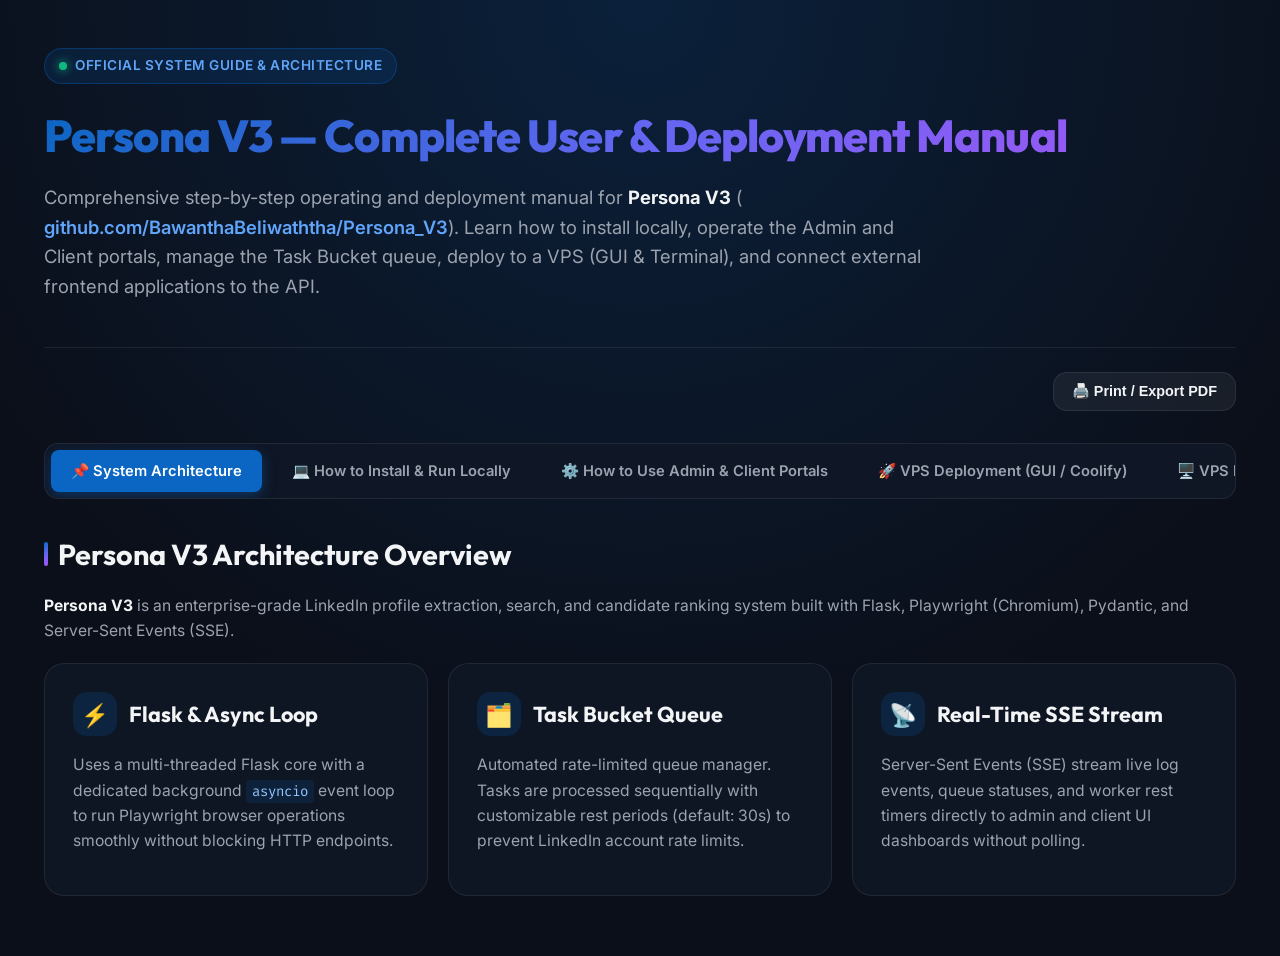
<file: persona_v3_user_and_deployment_guide.html>
<!DOCTYPE html>
<html lang="en">
<head>
    <meta charset="UTF-8">
    <meta name="viewport" content="width=device-width, initial-scale=1.0">
    <title>Persona V3 - Complete System & Deployment Guide</title>
    <link rel="preconnect" href="https://fonts.googleapis.com">
    <link rel="preconnect" href="https://fonts.gstatic.com" crossorigin>
    <link href="https://fonts.googleapis.com/css2?family=Fira+Code:wght@400;500;600&family=Inter:wght@300;400;500;600;700;800&family=Outfit:wght@400;600;700;800&display=swap" rel="stylesheet">
    <style>
        :root {
            --bg-primary: #0b0f19;
            --bg-secondary: #111827;
            --bg-card: rgba(17, 24, 39, 0.75);
            --bg-card-hover: rgba(31, 41, 55, 0.85);
            --border-color: rgba(255, 255, 255, 0.08);
            --border-glow: rgba(99, 102, 241, 0.4);
            
            --text-main: #f3f4f6;
            --text-muted: #9ca3af;
            --text-dim: #6b7280;

            --accent-primary: #6366f1;
            --accent-secondary: #a855f7;
            --accent-pink: #ec4899;
            --accent-cyan: #06b6d4;
            --accent-emerald: #10b981;
            --accent-amber: #f59e0b;
            --accent-blue: #0a66c2;

            --gradient-brand: linear-gradient(135deg, #0a66c2 0%, #6366f1 50%, #a855f7 100%);
            --gradient-glow: radial-gradient(circle at 50% 0%, rgba(10, 102, 194, 0.2), transparent 70%);

            --radius-sm: 8px;
            --radius-md: 14px;
            --radius-lg: 20px;
            --shadow-glow: 0 8px 32px 0 rgba(99, 102, 241, 0.25);
        }

        * {
            box-sizing: border-box;
            margin: 0;
            padding: 0;
        }

        body {
            font-family: 'Inter', -apple-system, BlinkMacSystemFont, sans-serif;
            background-color: var(--bg-primary);
            color: var(--text-main);
            line-height: 1.6;
            background-image: var(--gradient-glow);
            background-attachment: fixed;
            min-height: 100vh;
            padding-bottom: 60px;
        }

        .container {
            max-width: 1240px;
            margin: 0 auto;
            padding: 0 24px;
        }

        /* Header */
        header {
            padding: 48px 0 32px 0;
            border-bottom: 1px solid var(--border-color);
            position: relative;
        }

        .header-badge {
            display: inline-flex;
            align-items: center;
            gap: 8px;
            padding: 6px 14px;
            background: rgba(10, 102, 194, 0.15);
            border: 1px solid rgba(10, 102, 194, 0.35);
            border-radius: 50px;
            color: #60a5fa;
            font-size: 0.85rem;
            font-weight: 600;
            letter-spacing: 0.5px;
            text-transform: uppercase;
            margin-bottom: 16px;
        }

        .header-badge .dot {
            width: 8px;
            height: 8px;
            background-color: var(--accent-emerald);
            border-radius: 50%;
            box-shadow: 0 0 10px var(--accent-emerald);
        }

        h1 {
            font-family: 'Outfit', sans-serif;
            font-size: 2.8rem;
            font-weight: 800;
            letter-spacing: -0.02em;
            background: var(--gradient-brand);
            -webkit-background-clip: text;
            -webkit-text-fill-color: transparent;
            margin-bottom: 12px;
        }

        .header-subtitle {
            font-size: 1.15rem;
            color: var(--text-muted);
            max-width: 900px;
        }

        .repo-link {
            display: inline-flex;
            align-items: center;
            gap: 6px;
            color: #60a5fa;
            text-decoration: none;
            font-weight: 600;
        }

        .repo-link:hover {
            text-decoration: underline;
        }

        /* Navigation Bar */
        .nav-tabs {
            display: flex;
            gap: 10px;
            margin: 32px 0 24px 0;
            padding: 6px;
            background: rgba(17, 24, 39, 0.85);
            border: 1px solid var(--border-color);
            border-radius: var(--radius-md);
            backdrop-filter: blur(12px);
            overflow-x: auto;
        }

        .tab-btn {
            padding: 12px 20px;
            background: transparent;
            border: none;
            border-radius: var(--radius-sm);
            color: var(--text-muted);
            font-family: 'Inter', sans-serif;
            font-size: 0.92rem;
            font-weight: 600;
            cursor: pointer;
            transition: all 0.25s ease;
            white-space: nowrap;
            display: flex;
            align-items: center;
            gap: 8px;
        }

        .tab-btn:hover {
            color: var(--text-main);
            background: rgba(255, 255, 255, 0.05);
        }

        .tab-btn.active {
            background: var(--accent-blue);
            color: #ffffff;
            box-shadow: 0 4px 14px rgba(10, 102, 194, 0.4);
        }

        /* Section Layout */
        .content-section {
            display: none;
            animation: fadeIn 0.35s cubic-bezier(0.16, 1, 0.3, 1) forwards;
        }

        .content-section.active {
            display: block;
        }

        @keyframes fadeIn {
            from { opacity: 0; transform: translateY(10px); }
            to { opacity: 1; transform: translateY(0); }
        }

        /* Cards & Grid */
        .grid-2 {
            display: grid;
            grid-template-columns: repeat(auto-fit, minmax(340px, 1fr));
            gap: 24px;
            margin-top: 20px;
        }

        .grid-3 {
            display: grid;
            grid-template-columns: repeat(auto-fit, minmax(280px, 1fr));
            gap: 20px;
            margin-top: 20px;
        }

        .glass-card {
            background: var(--bg-card);
            border: 1px solid var(--border-color);
            border-radius: var(--radius-lg);
            padding: 28px;
            backdrop-filter: blur(16px);
            transition: all 0.3s ease;
            position: relative;
        }

        .glass-card:hover {
            border-color: var(--border-glow);
            box-shadow: var(--shadow-glow);
            transform: translateY(-2px);
        }

        .card-header {
            display: flex;
            align-items: center;
            gap: 12px;
            margin-bottom: 16px;
        }

        .card-icon {
            width: 44px;
            height: 44px;
            border-radius: var(--radius-md);
            background: rgba(10, 102, 194, 0.18);
            display: flex;
            align-items: center;
            justify-content: center;
            font-size: 1.4rem;
            color: #60a5fa;
        }

        .card-title {
            font-family: 'Outfit', sans-serif;
            font-size: 1.35rem;
            font-weight: 700;
            color: var(--text-main);
        }

        /* Typography & Content */
        h2 {
            font-family: 'Outfit', sans-serif;
            font-size: 1.8rem;
            font-weight: 700;
            margin: 32px 0 16px 0;
            display: flex;
            align-items: center;
            gap: 10px;
        }

        h2::before {
            content: '';
            display: inline-block;
            width: 4px;
            height: 24px;
            background: var(--gradient-brand);
            border-radius: 4px;
        }

        h3 {
            font-family: 'Outfit', sans-serif;
            font-size: 1.25rem;
            font-weight: 600;
            margin: 20px 0 10px 0;
            color: #e5e7eb;
        }

        p {
            color: var(--text-muted);
            font-size: 0.98rem;
            margin-bottom: 14px;
        }

        ul, ol {
            margin-left: 20px;
            color: var(--text-muted);
            margin-bottom: 16px;
        }

        li {
            margin-bottom: 8px;
        }

        strong {
            color: var(--text-main);
        }

        /* Step Card */
        .step-card {
            background: rgba(17, 24, 39, 0.6);
            border-left: 4px solid var(--accent-blue);
            padding: 20px;
            border-radius: 0 var(--radius-md) var(--radius-md) 0;
            margin-bottom: 16px;
        }

        .step-number {
            font-family: 'Outfit', sans-serif;
            font-weight: 800;
            color: var(--accent-blue);
            font-size: 1.1rem;
            margin-bottom: 6px;
        }

        /* Alerts / Banners */
        .alert {
            padding: 16px 20px;
            border-radius: var(--radius-md);
            margin: 20px 0;
            display: flex;
            gap: 14px;
            align-items: flex-start;
            border: 1px solid transparent;
        }

        .alert-tip {
            background: rgba(16, 185, 129, 0.08);
            border-color: rgba(16, 185, 129, 0.3);
            color: #a7f3d0;
        }

        .alert-warning {
            background: rgba(245, 158, 11, 0.08);
            border-color: rgba(245, 158, 11, 0.3);
            color: #fde68a;
        }

        .alert-important {
            background: rgba(10, 102, 194, 0.12);
            border-color: rgba(10, 102, 194, 0.35);
            color: #93c5fd;
        }

        /* Code Blocks */
        .code-container {
            background: #060911;
            border: 1px solid rgba(255, 255, 255, 0.1);
            border-radius: var(--radius-md);
            margin: 16px 0;
            overflow: hidden;
        }

        .code-header {
            display: flex;
            justify-content: space-between;
            align-items: center;
            padding: 10px 16px;
            background: rgba(255, 255, 255, 0.03);
            border-bottom: 1px solid rgba(255, 255, 255, 0.05);
            font-family: 'Fira Code', monospace;
            font-size: 0.82rem;
            color: var(--text-dim);
        }

        .copy-btn {
            background: rgba(255, 255, 255, 0.08);
            border: none;
            color: var(--text-muted);
            padding: 4px 10px;
            border-radius: 4px;
            font-size: 0.78rem;
            cursor: pointer;
            transition: all 0.2s;
        }

        .copy-btn:hover {
            background: var(--accent-blue);
            color: #fff;
        }

        pre {
            padding: 18px;
            overflow-x: auto;
            font-family: 'Fira Code', monospace;
            font-size: 0.88rem;
            line-height: 1.6;
            color: #e2e8f0;
        }

        code {
            font-family: 'Fira Code', monospace;
            background: rgba(10, 102, 194, 0.15);
            color: #93c5fd;
            padding: 2px 6px;
            border-radius: 4px;
            font-size: 0.88rem;
        }

        /* Table */
        .table-responsive {
            overflow-x: auto;
            margin: 20px 0;
            border-radius: var(--radius-md);
            border: 1px solid var(--border-color);
        }

        table {
            width: 100%;
            border-collapse: collapse;
            text-align: left;
            font-size: 0.92rem;
        }

        th {
            background: rgba(31, 41, 55, 0.6);
            color: var(--text-main);
            font-family: 'Outfit', sans-serif;
            font-weight: 600;
            padding: 14px 18px;
            border-bottom: 1px solid var(--border-color);
        }

        td {
            padding: 14px 18px;
            border-bottom: 1px solid rgba(255, 255, 255, 0.04);
            color: var(--text-muted);
        }

        tr:hover td {
            background: rgba(255, 255, 255, 0.02);
            color: var(--text-main);
        }

        .method {
            display: inline-block;
            padding: 4px 10px;
            border-radius: 6px;
            font-weight: 700;
            font-family: 'Fira Code', monospace;
            font-size: 0.78rem;
        }

        .method-post { background: rgba(16, 185, 129, 0.2); color: #34d399; border: 1px solid rgba(16, 185, 129, 0.4); }
        .method-get { background: rgba(59, 130, 246, 0.2); color: #60a5fa; border: 1px solid rgba(59, 130, 246, 0.4); }

        .toolbar {
            display: flex;
            justify-content: flex-end;
            gap: 12px;
            margin-bottom: 20px;
        }

        .btn-action {
            display: inline-flex;
            align-items: center;
            gap: 8px;
            padding: 10px 18px;
            background: rgba(255, 255, 255, 0.06);
            border: 1px solid var(--border-color);
            border-radius: var(--radius-md);
            color: var(--text-main);
            font-weight: 600;
            font-size: 0.9rem;
            cursor: pointer;
            transition: all 0.25s;
            text-decoration: none;
        }

        .btn-action:hover {
            background: rgba(10, 102, 194, 0.25);
            border-color: var(--accent-blue);
            color: #fff;
        }

        @media print {
            body {
                background: #ffffff !important;
                color: #111827 !important;
                background-image: none !important;
                padding: 0 !important;
            }

            .container {
                max-width: 100% !important;
                padding: 0 !important;
            }

            header {
                border-bottom: 2px solid #e5e7eb !important;
                padding: 20px 0 !important;
            }

            h1 {
                font-size: 2.2rem !important;
                color: #111827 !important;
                background: none !important;
                -webkit-text-fill-color: #111827 !important;
            }

            .header-subtitle, p, li, td {
                color: #374151 !important;
            }

            .nav-tabs, .toolbar, .copy-btn {
                display: none !important;
            }

            .content-section {
                display: block !important;
                opacity: 1 !important;
                transform: none !important;
                margin-bottom: 30px !important;
            }

            .glass-card, .step-card {
                background: #f9fafb !important;
                border: 1px solid #e5e7eb !important;
                box-shadow: none !important;
                break-inside: avoid;
                margin-bottom: 20px;
                padding: 20px !important;
            }

            .card-title, h2, h3, th {
                color: #111827 !important;
            }

            .code-container {
                background: #f3f4f6 !important;
                border: 1px solid #d1d5db !important;
            }

            pre {
                color: #1f2937 !important;
            }

            code {
                background: #e5e7eb !important;
                color: #111827 !important;
            }

            table {
                border: 1px solid #d1d5db !important;
            }

            th {
                background: #e5e7eb !important;
            }

            td, th {
                border-bottom: 1px solid #e5e7eb !important;
            }
        }
    </style>
</head>
<body>

    <div class="container">
        <!-- Header -->
        <header>
            <div class="header-badge">
                <span class="dot"></span> Official System Guide & Architecture
            </div>
            <h1>Persona V3 — Complete User & Deployment Manual</h1>
            <p class="header-subtitle">
                Comprehensive step-by-step operating and deployment manual for <strong>Persona V3</strong> (<a href="https://github.com/BawanthaBeliwaththa/Persona_V3" target="_blank" class="repo-link">github.com/BawanthaBeliwaththa/Persona_V3</a>). 
                Learn how to install locally, operate the Admin and Client portals, manage the Task Bucket queue, deploy to a VPS (GUI & Terminal), and connect external frontend applications to the API.
            </p>
        </header>

        <!-- Action Toolbar -->
        <div class="toolbar" style="margin-top: 24px;">
            <button class="btn-action" onclick="window.print()">
                🖨️ Print / Export PDF
            </button>
        </div>

        <!-- Navigation Tabs -->
        <div class="nav-tabs">
            <button class="tab-btn active" onclick="switchTab(this, 'sys-overview')">📌 System Architecture</button>
            <button class="tab-btn" onclick="switchTab(this, 'local-setup')">💻 How to Install & Run Locally</button>
            <button class="tab-btn" onclick="switchTab(this, 'user-guide')">⚙️ How to Use Admin & Client Portals</button>
            <button class="tab-btn" onclick="switchTab(this, 'vps-gui')">🚀 VPS Deployment (GUI / Coolify)</button>
            <button class="tab-btn" onclick="switchTab(this, 'vps-cli')">🖥️ VPS Deployment (Terminal / SSH)</button>
            <button class="tab-btn" onclick="switchTab(this, 'api-guide')">🔌 Frontend API Integration</button>
        </div>

        <!-- SECTION 1: SYSTEM OVERVIEW -->
        <div id="sys-overview" class="content-section active">
            <h2>Persona V3 Architecture Overview</h2>
            <p>
                <strong>Persona V3</strong> is an enterprise-grade LinkedIn profile extraction, search, and candidate ranking system built with Flask, Playwright (Chromium), Pydantic, and Server-Sent Events (SSE).
            </p>

            <div class="grid-3">
                <div class="glass-card">
                    <div class="card-header">
                        <div class="card-icon">⚡</div>
                        <div class="card-title">Flask & Async Loop</div>
                    </div>
                    <p>Uses a multi-threaded Flask core with a dedicated background <code>asyncio</code> event loop to run Playwright browser operations smoothly without blocking HTTP endpoints.</p>
                </div>

                <div class="glass-card">
                    <div class="card-header">
                        <div class="card-icon">🗂️</div>
                        <div class="card-title">Task Bucket Queue</div>
                    </div>
                    <p>Automated rate-limited queue manager. Tasks are processed sequentially with customizable rest periods (default: 30s) to prevent LinkedIn account rate limits.</p>
                </div>

                <div class="glass-card">
                    <div class="card-header">
                        <div class="card-icon">📡</div>
                        <div class="card-title">Real-Time SSE Stream</div>
                    </div>
                    <p>Server-Sent Events (SSE) stream live log events, queue statuses, and worker rest timers directly to admin and client UI dashboards without polling.</p>
                </div>
            </div>
        </div>

        <!-- SECTION 2: LOCAL SETUP -->
        <div id="local-setup" class="content-section">
            <h2>How to Install and Run Persona V3 Locally</h2>
            <p>Follow these 5 exact steps to set up and run Persona V3 on your development computer:</p>

            <div class="step-card">
                <div class="step-number">STEP 1: Clone Repository</div>
                <p>Open your terminal or command prompt and clone the Persona V3 repository from GitHub:</p>
                <div class="code-container">
                    <pre><code>git clone https://github.com/BawanthaBeliwaththa/Persona_V3.git
cd Persona_V3</code></pre>
                </div>
            </div>

            <div class="step-card">
                <div class="step-number">STEP 2: Create Python Virtual Environment</div>
                <p>Create and activate an isolated Python 3.10+ virtual environment:</p>
                <div class="code-container">
                    <pre><code># On Windows (PowerShell/CMD):
python -m venv venv
venv\Scripts\activate

# On Linux / macOS:
python3 -m venv venv
source venv/bin/activate</code></pre>
                </div>
            </div>

            <div class="step-card">
                <div class="step-number">STEP 3: Install Required Dependencies</div>
                <p>Install all required Python packages listed in <code>req.txt</code>:</p>
                <div class="code-container">
                    <pre><code>pip install --upgrade pip
pip install -r req.txt</code></pre>
                </div>
            </div>

            <div class="step-card">
                <div class="step-number">STEP 4: Install Playwright Chromium Browser</div>
                <p>Download and install Playwright's headless Chromium browser binary:</p>
                <div class="code-container">
                    <pre><code>playwright install chromium</code></pre>
                </div>
            </div>

            <div class="step-card">
                <div class="step-number">STEP 5: Launch Persona V3 Web Application</div>
                <p>Start the Flask development server:</p>
                <div class="code-container">
                    <pre><code>python app.py</code></pre>
                </div>
                <p>Open your browser and navigate to:</p>
                <ul>
                    <li>Client Portal: <code>http://localhost:5000/</code></li>
                    <li>Admin Portal: <code>http://localhost:5000/admin</code></li>
                </ul>
            </div>
        </div>

        <!-- SECTION 3: USER GUIDE -->
        <div id="user-guide" class="content-section">
            <h2>How to Use the Portals & Task Bucket</h2>
            
            <div class="grid-2">
                <div class="glass-card">
                    <div class="card-header">
                        <div class="card-icon">🛠️</div>
                        <div class="card-title">1. Admin Portal (`/admin`)</div>
                    </div>
                    <ol>
                        <li><strong>Initialize Scraper:</strong> Enter session name, select Headless (Off for local setup, On for VPS), and click <em>Initialize Browser</em>.</li>
                        <li><strong>Authenticate:</strong> Enter your LinkedIn credentials and click <em>Login</em> (or authenticate manually if security verification appears).</li>
                        <li><strong>Task Bucket Management:</strong> Navigate to the <em>Task Bucket</em> tab. Add keyword searches or LinkedIn URLs. Set the rest timer (e.g. 30s) and click <em>Resume</em>.</li>
                        <li><strong>Export Master Data:</strong> Download complete scraped profiles in JSON or CSV format.</li>
                    </ol>
                </div>

                <div class="glass-card">
                    <div class="card-header">
                        <div class="card-icon">👤</div>
                        <div class="card-title">2. Client Portal (`/`)</div>
                    </div>
                    <ol>
                        <li><strong>Direct Search:</strong> Enter a LinkedIn username (e.g., <code>beliwaththa</code>) or full profile URL and click <em>Search & Extract All</em>.</li>
                        <li><strong>Reference Tracking:</strong> Each search generates a unique Reference Code (e.g. <code>REF-8F42A1</code>). Use this code anytime to reload cached results.</li>
                        <li><strong>Bulk CSV/JSON Import:</strong> Upload a list of queries or URLs in CSV or JSON format to queue multiple extractions.</li>
                        <li><strong>PDF Report Export:</strong> Click <em>Export Full Text as PDF</em> to print candidate profile reports.</li>
                    </ol>
                </div>
            </div>
        </div>

        <!-- SECTION 4: VPS GUI -->
        <div id="vps-gui" class="content-section">
            <h2>How to Deploy to VPS Without Terminal (Coolify / PaaS)</h2>
            <p>Deploy Persona V3 using a browser UI without typing terminal SSH commands:</p>

            <div class="step-card">
                <div class="step-number">Step 1: Launch VPS with Coolify</div>
                <p>Create an Ubuntu VPS on DigitalOcean or Hetzner using the 1-Click Coolify marketplace image.</p>
            </div>

            <div class="step-card">
                <div class="step-number">Step 2: Connect GitHub Repository</div>
                <p>Open <code>https://YOUR_VPS_IP:8000</code>, go to <strong>Sources &rarr; GitHub</strong>, and select <code>BawanthaBeliwaththa/Persona_V3</code>.</p>
            </div>

            <div class="step-card">
                <div class="step-number">Step 3: Environment Configuration & Deploy</div>
                <p>Add environment variables (<code>PYTHONUNBUFFERED=1</code>), click <strong>Deploy</strong>. Coolify builds your container using the project Dockerfile automatically.</p>
            </div>

            <div class="code-container">
                <div class="code-header">
                    <span>Dockerfile (Included in Repository Root)</span>
                    <button class="copy-btn" onclick="copyCode(this)">Copy</button>
                </div>
                <pre><code>FROM mcr.microsoft.com/playwright/python:v1.45.0-noble

WORKDIR /app

COPY req.txt .
RUN pip install --no-cache-dir -r req.txt
RUN playwright install chromium

COPY . .

EXPOSE 5000
CMD ["gunicorn", "--workers=2", "--threads=4", "--bind=0.0.0.0:5000", "app:app"]</code></pre>
            </div>
        </div>

        <!-- SECTION 5: VPS CLI -->
        <div id="vps-cli" class="content-section">
            <h2>How to Deploy to VPS Using SSH Terminal</h2>
            <p>Follow these terminal commands on Ubuntu 22.04 / 24.04 LTS to set up Persona V3 manually:</p>

            <div class="code-container">
                <div class="code-header">
                    <span>Terminal Commands (SSH & System Setup)</span>
                    <button class="copy-btn" onclick="copyCode(this)">Copy</button>
                </div>
                <pre><code># 1. Connect & install OS packages
ssh root@YOUR_VPS_IP
sudo apt update && sudo apt upgrade -y
sudo apt install -y python3 python3-pip python3-venv git curl nginx

# 2. Clone Persona V3 repo & setup virtual environment
cd /var/www
git clone https://github.com/BawanthaBeliwaththa/Persona_V3.git
cd Persona_V3
python3 -m venv venv
source venv/bin/activate
pip install -r req.txt

# 3. Install Playwright browser & Linux system OS dependencies
playwright install --with-deps chromium</code></pre>
            </div>

            <h2>Configure Systemd Background Service</h2>
            <div class="code-container">
                <div class="code-header">
                    <span>Terminal: sudo nano /etc/systemd/system/personav3.service</span>
                    <button class="copy-btn" onclick="copyCode(this)">Copy</button>
                </div>
                <pre><code>[Unit]
Description=Persona V3 Flask Service
After=network.target

[Service]
User=root
WorkingDirectory=/var/www/Persona_V3
Environment="PATH=/var/www/Persona_V3/venv/bin"
Environment="PYTHONUNBUFFERED=1"
ExecStart=/var/www/Persona_V3/venv/bin/gunicorn --workers 2 --threads 4 --bind 127.0.0.1:5000 app:app
Restart=always
RestartSec=5

[Install]
WantedBy=multi-user.target</code></pre>
            </div>

            <div class="code-container">
                <pre><code>sudo systemctl daemon-reload
sudo systemctl start personav3
sudo systemctl enable personav3</code></pre>
            </div>
        </div>

        <!-- SECTION 6: API INTEGRATION -->
        <div id="api-guide" class="content-section">
            <h2>How External Frontend Teams Connect to Persona V3 API</h2>
            <p>The separate frontend development team can connect their UI (React, Next.js, Vue, Mobile) directly to Persona V3 endpoints.</p>

            <div class="table-responsive">
                <table>
                    <thead>
                        <tr>
                            <th>Method</th>
                            <th>Endpoint Route</th>
                            <th>Payload / Description</th>
                        </tr>
                    </thead>
                    <tbody>
                        <tr>
                            <td><span class="method method-post">POST</span></td>
                            <td><code>/api/scraper/init</code></td>
                            <td><code>{"headless": true, "session_name": "default"}</code> — Init browser</td>
                        </tr>
                        <tr>
                            <td><span class="method method-post">POST</span></td>
                            <td><code>/api/client/scrape</code></td>
                            <td><code>{"name": "https://linkedin.com/in/username"}</code> — Extract profile</td>
                        </tr>
                        <tr>
                            <td><span class="method method-get">GET</span></td>
                            <td><code>/api/events</code></td>
                            <td>EventSource stream for live SSE status events</td>
                        </tr>
                    </tbody>
                </table>
            </div>

            <h2>JavaScript Integration Snippet</h2>
            <div class="code-container">
                <div class="code-header">
                    <span>api.js (Frontend Service)</span>
                    <button class="copy-btn" onclick="copyCode(this)">Copy</button>
                </div>
                <pre><code>const API_BASE_URL = "https://api.yourdomain.com";

// Execute Persona V3 extraction
async function extractProfile(urlOrName) {
    const res = await fetch(`${API_BASE_URL}/api/client/scrape`, {
        method: 'POST',
        headers: { 'Content-Type': 'application/json' },
        body: JSON.stringify({ name: urlOrName })
    });
    return await res.json();
}</code></pre>
            </div>
        </div>

    </div>

    <script>
        function switchTab(btn, tabId) {
            document.querySelectorAll('.tab-btn').forEach(b => b.classList.remove('active'));
            document.querySelectorAll('.content-section').forEach(sec => sec.classList.remove('active'));
            btn.classList.add('active');
            document.getElementById(tabId).classList.add('active');
        }

        function copyCode(button) {
            const pre = button.parentElement.nextElementSibling;
            const code = pre.querySelector('code').innerText;
            navigator.clipboard.writeText(code).then(() => {
                const originalText = button.innerText;
                button.innerText = 'Copied!';
                button.style.background = '#10b981';
                button.style.color = '#fff';
                setTimeout(() => {
                    button.innerText = originalText;
                    button.style.background = '';
                    button.style.color = '';
                }, 2000);
            });
        }
    </script>
</body>
</html>
</file>
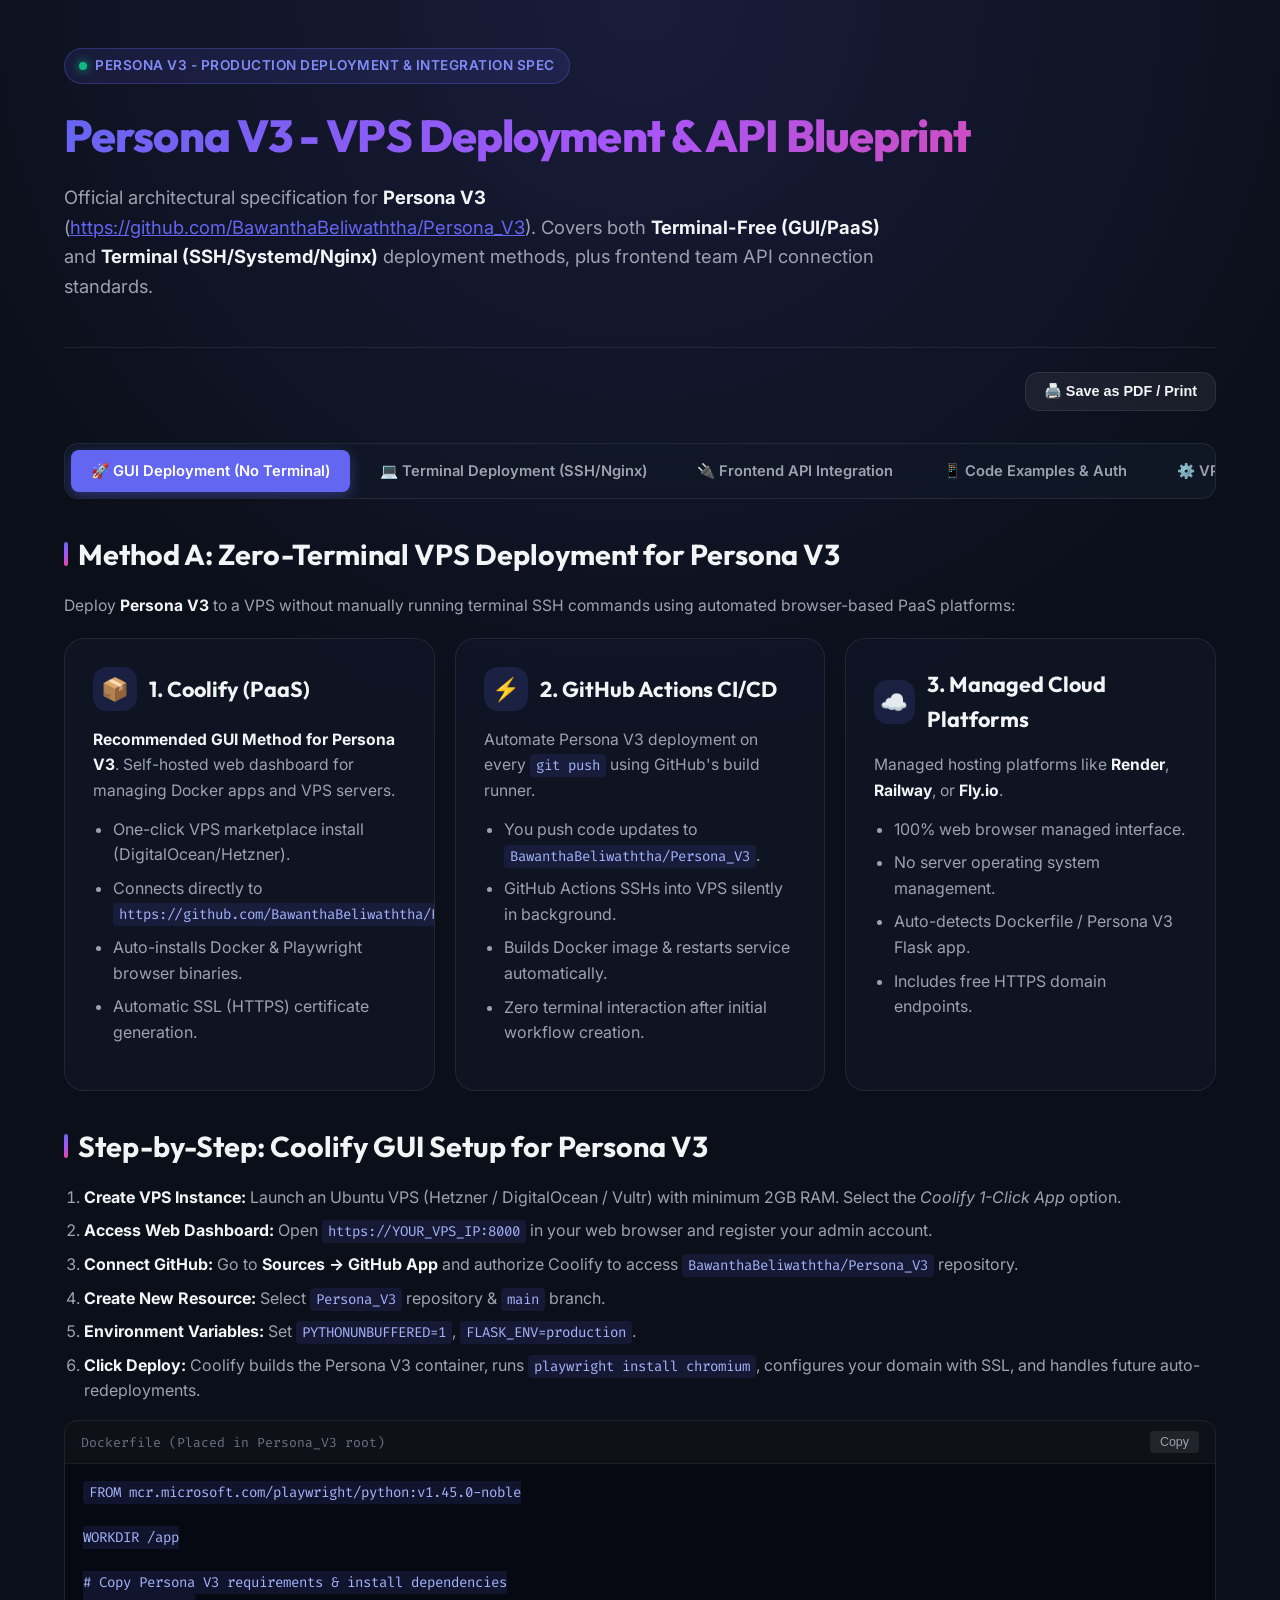
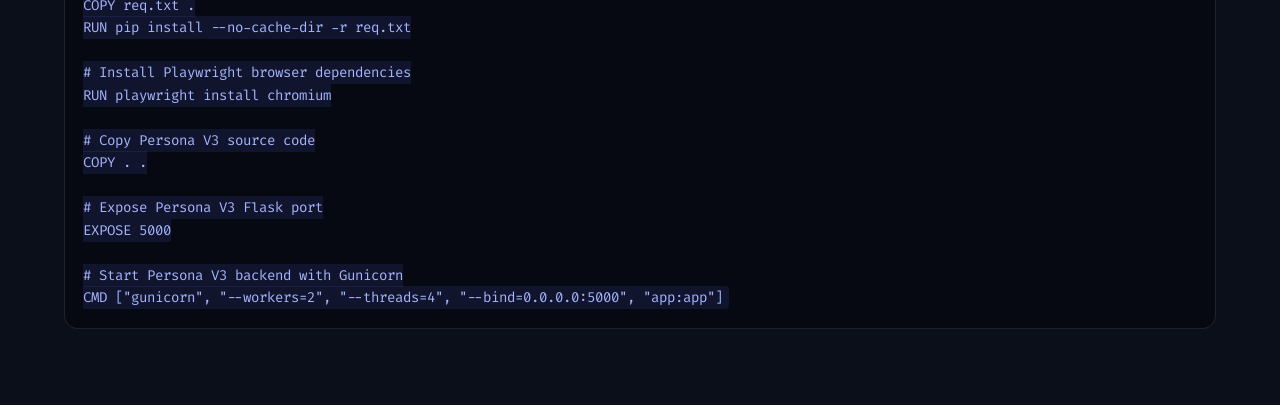
<file: vps_deployment_and_api_guide.html>
<!DOCTYPE html>
<html lang="en">
<head>
    <meta charset="UTF-8">
    <meta name="viewport" content="width=device-width, initial-scale=1.0">
    <title>Persona V3 - VPS Deployment & API Blueprint</title>
    <link rel="preconnect" href="https://fonts.googleapis.com">
    <link rel="preconnect" href="https://fonts.gstatic.com" crossorigin>
    <link href="https://fonts.googleapis.com/css2?family=Fira+Code:wght@400;500;600&family=Inter:wght@300;400;500;600;700;800&family=Outfit:wght@400;600;700;800&display=swap" rel="stylesheet">
    <style>
        :root {
            --bg-primary: #0b0f19;
            --bg-secondary: #111827;
            --bg-card: rgba(17, 24, 39, 0.7);
            --bg-card-hover: rgba(31, 41, 55, 0.8);
            --border-color: rgba(255, 255, 255, 0.08);
            --border-glow: rgba(99, 102, 241, 0.4);
            
            --text-main: #f3f4f6;
            --text-muted: #9ca3af;
            --text-dim: #6b7280;

            --accent-primary: #6366f1;
            --accent-secondary: #a855f7;
            --accent-pink: #ec4899;
            --accent-cyan: #06b6d4;
            --accent-emerald: #10b981;
            --accent-amber: #f59e0b;

            --gradient-brand: linear-gradient(135deg, #6366f1 0%, #a855f7 50%, #ec4899 100%);
            --gradient-dark: linear-gradient(180deg, rgba(17, 24, 39, 0.9) 0%, rgba(11, 15, 25, 0.95) 100%);
            --gradient-glow: radial-gradient(circle at 50% 0%, rgba(99, 102, 241, 0.15), transparent 70%);

            --radius-sm: 8px;
            --radius-md: 14px;
            --radius-lg: 20px;
            --shadow-glow: 0 8px 32px 0 rgba(99, 102, 241, 0.2);
        }

        * {
            box-sizing: border-box;
            margin: 0;
            padding: 0;
        }

        body {
            font-family: 'Inter', -apple-system, BlinkMacSystemFont, sans-serif;
            background-color: var(--bg-primary);
            color: var(--text-main);
            line-height: 1.6;
            background-image: var(--gradient-glow);
            background-attachment: fixed;
            min-height: 100vh;
            padding-bottom: 60px;
        }

        /* Container */
        .container {
            max-width: 1200px;
            margin: 0 auto;
            padding: 0 24px;
        }

        /* Header */
        header {
            padding: 48px 0 32px 0;
            border-bottom: 1px solid var(--border-color);
            position: relative;
        }

        .header-badge {
            display: inline-flex;
            align-items: center;
            gap: 8px;
            padding: 6px 14px;
            background: rgba(99, 102, 241, 0.12);
            border: 1px solid rgba(99, 102, 241, 0.3);
            border-radius: 50px;
            color: #818cf8;
            font-size: 0.85rem;
            font-weight: 600;
            letter-spacing: 0.5px;
            text-transform: uppercase;
            margin-bottom: 16px;
        }

        .header-badge .dot {
            width: 8px;
            height: 8px;
            background-color: var(--accent-emerald);
            border-radius: 50%;
            box-shadow: 0 0 10px var(--accent-emerald);
        }

        h1 {
            font-family: 'Outfit', sans-serif;
            font-size: 2.8rem;
            font-weight: 800;
            letter-spacing: -0.02em;
            background: var(--gradient-brand);
            -webkit-background-clip: text;
            -webkit-text-fill-color: transparent;
            margin-bottom: 12px;
        }

        .header-subtitle {
            font-size: 1.15rem;
            color: var(--text-muted);
            max-width: 850px;
        }

        /* Navigation Bar */
        .nav-tabs {
            display: flex;
            gap: 10px;
            margin: 32px 0 24px 0;
            padding: 6px;
            background: rgba(17, 24, 39, 0.8);
            border: 1px solid var(--border-color);
            border-radius: var(--radius-md);
            backdrop-filter: blur(12px);
            overflow-x: auto;
        }

        .tab-btn {
            padding: 12px 20px;
            background: transparent;
            border: none;
            border-radius: var(--radius-sm);
            color: var(--text-muted);
            font-family: 'Inter', sans-serif;
            font-size: 0.92rem;
            font-weight: 600;
            cursor: pointer;
            transition: all 0.25s ease;
            white-space: nowrap;
            display: flex;
            align-items: center;
            gap: 8px;
        }

        .tab-btn:hover {
            color: var(--text-main);
            background: rgba(255, 255, 255, 0.05);
        }

        .tab-btn.active {
            background: var(--accent-primary);
            color: #ffffff;
            box-shadow: 0 4px 14px rgba(99, 102, 241, 0.4);
        }

        /* Section Layout */
        .content-section {
            display: none;
            animation: fadeIn 0.35s cubic-bezier(0.16, 1, 0.3, 1) forwards;
        }

        .content-section.active {
            display: block;
        }

        @keyframes fadeIn {
            from { opacity: 0; transform: translateY(10px); }
            to { opacity: 1; transform: translateY(0); }
        }

        /* Cards & Grid */
        .grid-2 {
            display: grid;
            grid-template-columns: repeat(auto-fit, minmax(340px, 1fr));
            gap: 24px;
            margin-top: 20px;
        }

        .grid-3 {
            display: grid;
            grid-template-columns: repeat(auto-fit, minmax(280px, 1fr));
            gap: 20px;
            margin-top: 20px;
        }

        .glass-card {
            background: var(--bg-card);
            border: 1px solid var(--border-color);
            border-radius: var(--radius-lg);
            padding: 28px;
            backdrop-filter: blur(16px);
            transition: all 0.3s ease;
            position: relative;
            overflow: hidden;
        }

        .glass-card:hover {
            border-color: var(--border-glow);
            box-shadow: var(--shadow-glow);
            transform: translateY(-2px);
        }

        .card-header {
            display: flex;
            align-items: center;
            gap: 12px;
            margin-bottom: 16px;
        }

        .card-icon {
            width: 44px;
            height: 44px;
            border-radius: var(--radius-md);
            background: rgba(99, 102, 241, 0.15);
            display: flex;
            align-items: center;
            justify-content: center;
            font-size: 1.4rem;
            color: #a5b4fc;
        }

        .card-title {
            font-family: 'Outfit', sans-serif;
            font-size: 1.35rem;
            font-weight: 700;
            color: var(--text-main);
        }

        /* Typography & Content */
        h2 {
            font-family: 'Outfit', sans-serif;
            font-size: 1.8rem;
            font-weight: 700;
            margin: 32px 0 16px 0;
            display: flex;
            align-items: center;
            gap: 10px;
        }

        h2::before {
            content: '';
            display: inline-block;
            width: 4px;
            height: 24px;
            background: var(--gradient-brand);
            border-radius: 4px;
        }

        h3 {
            font-family: 'Outfit', sans-serif;
            font-size: 1.25rem;
            font-weight: 600;
            margin: 20px 0 10px 0;
            color: #e5e7eb;
        }

        p {
            color: var(--text-muted);
            font-size: 0.98rem;
            margin-bottom: 14px;
        }

        ul, ol {
            margin-left: 20px;
            color: var(--text-muted);
            margin-bottom: 16px;
        }

        li {
            margin-bottom: 8px;
        }

        strong {
            color: var(--text-main);
        }

        /* Alerts / Banners */
        .alert {
            padding: 16px 20px;
            border-radius: var(--radius-md);
            margin: 20px 0;
            display: flex;
            gap: 14px;
            align-items: flex-start;
            border: 1px solid transparent;
        }

        .alert-tip {
            background: rgba(16, 185, 129, 0.08);
            border-color: rgba(16, 185, 129, 0.3);
            color: #a7f3d0;
        }

        .alert-warning {
            background: rgba(245, 158, 11, 0.08);
            border-color: rgba(245, 158, 11, 0.3);
            color: #fde68a;
        }

        .alert-important {
            background: rgba(99, 102, 241, 0.08);
            border-color: rgba(99, 102, 241, 0.3);
            color: #c7d2fe;
        }

        .alert-icon {
            font-size: 1.25rem;
            line-height: 1;
        }

        /* Code Blocks */
        .code-container {
            background: #060911;
            border: 1px solid rgba(255, 255, 255, 0.1);
            border-radius: var(--radius-md);
            margin: 16px 0;
            overflow: hidden;
        }

        .code-header {
            display: flex;
            justify-content: space-between;
            align-items: center;
            padding: 10px 16px;
            background: rgba(255, 255, 255, 0.03);
            border-bottom: 1px solid rgba(255, 255, 255, 0.05);
            font-family: 'Fira Code', monospace;
            font-size: 0.82rem;
            color: var(--text-dim);
        }

        .copy-btn {
            background: rgba(255, 255, 255, 0.08);
            border: none;
            color: var(--text-muted);
            padding: 4px 10px;
            border-radius: 4px;
            font-size: 0.78rem;
            cursor: pointer;
            transition: all 0.2s;
        }

        .copy-btn:hover {
            background: var(--accent-primary);
            color: #fff;
        }

        pre {
            padding: 18px;
            overflow-x: auto;
            font-family: 'Fira Code', monospace;
            font-size: 0.88rem;
            line-height: 1.6;
            color: #e2e8f0;
        }

        code {
            font-family: 'Fira Code', monospace;
            background: rgba(99, 102, 241, 0.12);
            color: #a5b4fc;
            padding: 2px 6px;
            border-radius: 4px;
            font-size: 0.88rem;
        }

        /* Table */
        .table-responsive {
            overflow-x: auto;
            margin: 20px 0;
            border-radius: var(--radius-md);
            border: 1px solid var(--border-color);
        }

        table {
            width: 100%;
            border-collapse: collapse;
            text-align: left;
            font-size: 0.92rem;
        }

        th {
            background: rgba(31, 41, 55, 0.6);
            color: var(--text-main);
            font-family: 'Outfit', sans-serif;
            font-weight: 600;
            padding: 14px 18px;
            border-bottom: 1px solid var(--border-color);
        }

        td {
            padding: 14px 18px;
            border-bottom: 1px solid rgba(255, 255, 255, 0.04);
            color: var(--text-muted);
        }

        tr:hover td {
            background: rgba(255, 255, 255, 0.02);
            color: var(--text-main);
        }

        /* Method Badge */
        .method {
            display: inline-block;
            padding: 4px 10px;
            border-radius: 6px;
            font-weight: 700;
            font-family: 'Fira Code', monospace;
            font-size: 0.78rem;
        }

        .method-post { background: rgba(16, 185, 129, 0.2); color: #34d399; border: 1px solid rgba(16, 185, 129, 0.4); }
        .method-get { background: rgba(59, 130, 246, 0.2); color: #60a5fa; border: 1px solid rgba(59, 130, 246, 0.4); }

        /* Print Button / Controls */
        .toolbar {
            display: flex;
            justify-content: flex-end;
            gap: 12px;
            margin-bottom: 20px;
        }

        .btn-action {
            display: inline-flex;
            align-items: center;
            gap: 8px;
            padding: 10px 18px;
            background: rgba(255, 255, 255, 0.06);
            border: 1px solid var(--border-color);
            border-radius: var(--radius-md);
            color: var(--text-main);
            font-weight: 600;
            font-size: 0.9rem;
            cursor: pointer;
            transition: all 0.25s;
            text-decoration: none;
        }

        .btn-action:hover {
            background: rgba(99, 102, 241, 0.2);
            border-color: var(--accent-primary);
            color: #fff;
        }

        /* PRINT MEDIA STYLES (For PDF Generation) */
        @media print {
            body {
                background: #ffffff !important;
                color: #111827 !important;
                background-image: none !important;
                padding: 0 !important;
            }

            .container {
                max-width: 100% !important;
                padding: 0 !important;
            }

            header {
                border-bottom: 2px solid #e5e7eb !important;
                padding: 20px 0 !important;
            }

            h1 {
                font-size: 2.2rem !important;
                color: #111827 !important;
                background: none !important;
                -webkit-text-fill-color: #111827 !important;
            }

            .header-subtitle, p, li, td {
                color: #374151 !important;
            }

            .nav-tabs, .toolbar, .copy-btn {
                display: none !important;
            }

            .content-section {
                display: block !important;
                opacity: 1 !important;
                transform: none !important;
                margin-bottom: 30px !important;
            }

            .glass-card {
                background: #f9fafb !important;
                border: 1px solid #e5e7eb !important;
                box-shadow: none !important;
                break-inside: avoid;
                margin-bottom: 20px;
                padding: 20px !important;
            }

            .card-title, h2, h3, th {
                color: #111827 !important;
            }

            .code-container {
                background: #f3f4f6 !important;
                border: 1px solid #d1d5db !important;
            }

            pre {
                color: #1f2937 !important;
            }

            code {
                background: #e5e7eb !important;
                color: #111827 !important;
            }

            table {
                border: 1px solid #d1d5db !important;
            }

            th {
                background: #e5e7eb !important;
            }

            td, th {
                border-bottom: 1px solid #e5e7eb !important;
            }

            .alert {
                border: 1px solid #d1d5db !important;
                background: #f8fafc !important;
                color: #1e293b !important;
            }
        }
    </style>
</head>
<body>

    <div class="container">
        <!-- Header -->
        <header>
            <div class="header-badge">
                <span class="dot"></span> Persona V3 - Production Deployment & Integration Spec
            </div>
            <h1>Persona V3 - VPS Deployment & API Blueprint</h1>
            <p class="header-subtitle">
                Official architectural specification for <strong>Persona V3</strong> (<a href="https://github.com/BawanthaBeliwaththa/Persona_V3" target="_blank" style="color:var(--accent-primary); text-decoration:underline;">https://github.com/BawanthaBeliwaththa/Persona_V3</a>). Covers both <strong>Terminal-Free (GUI/PaaS)</strong> and <strong>Terminal (SSH/Systemd/Nginx)</strong> deployment methods, plus frontend team API connection standards.
            </p>
        </header>

        <!-- Action Toolbar -->
        <div class="toolbar" style="margin-top: 24px;">
            <button class="btn-action" onclick="window.print()">
                🖨️ Save as PDF / Print
            </button>
        </div>

        <!-- Navigation Tabs -->
        <div class="nav-tabs">
            <button class="tab-btn active" onclick="switchTab(this, 'vps-deploy-no-cli')">🚀 GUI Deployment (No Terminal)</button>
            <button class="tab-btn" onclick="switchTab(this, 'vps-deploy-cli')">💻 Terminal Deployment (SSH/Nginx)</button>
            <button class="tab-btn" onclick="switchTab(this, 'api-integration')">🔌 Frontend API Integration</button>
            <button class="tab-btn" onclick="switchTab(this, 'code-examples')">📱 Code Examples & Auth</button>
            <button class="tab-btn" onclick="switchTab(this, 'vps-gotchas')">⚙️ VPS Runtime Rules</button>
        </div>

        <!-- SECTION 1: GUI DEPLOYMENT (NO TERMINAL) -->
        <div id="vps-deploy-no-cli" class="content-section active">
            <h2>Method A: Zero-Terminal VPS Deployment for Persona V3</h2>
            <p>Deploy <strong>Persona V3</strong> to a VPS without manually running terminal SSH commands using automated browser-based PaaS platforms:</p>

            <div class="grid-3">
                <div class="glass-card">
                    <div class="card-header">
                        <div class="card-icon">📦</div>
                        <div class="card-title">1. Coolify (PaaS)</div>
                    </div>
                    <p><strong>Recommended GUI Method for Persona V3</strong>. Self-hosted web dashboard for managing Docker apps and VPS servers.</p>
                    <ul>
                        <li>One-click VPS marketplace install (DigitalOcean/Hetzner).</li>
                        <li>Connects directly to <code>https://github.com/BawanthaBeliwaththa/Persona_V3</code>.</li>
                        <li>Auto-installs Docker & Playwright browser binaries.</li>
                        <li>Automatic SSL (HTTPS) certificate generation.</li>
                    </ul>
                </div>

                <div class="glass-card">
                    <div class="card-header">
                        <div class="card-icon">⚡</div>
                        <div class="card-title">2. GitHub Actions CI/CD</div>
                    </div>
                    <p>Automate Persona V3 deployment on every <code>git push</code> using GitHub's build runner.</p>
                    <ul>
                        <li>You push code updates to <code>BawanthaBeliwaththa/Persona_V3</code>.</li>
                        <li>GitHub Actions SSHs into VPS silently in background.</li>
                        <li>Builds Docker image & restarts service automatically.</li>
                        <li>Zero terminal interaction after initial workflow creation.</li>
                    </ul>
                </div>

                <div class="glass-card">
                    <div class="card-header">
                        <div class="card-icon">☁️</div>
                        <div class="card-title">3. Managed Cloud Platforms</div>
                    </div>
                    <p>Managed hosting platforms like <strong>Render</strong>, <strong>Railway</strong>, or <strong>Fly.io</strong>.</p>
                    <ul>
                        <li>100% web browser managed interface.</li>
                        <li>No server operating system management.</li>
                        <li>Auto-detects Dockerfile / Persona V3 Flask app.</li>
                        <li>Includes free HTTPS domain endpoints.</li>
                    </ul>
                </div>
            </div>

            <h2>Step-by-Step: Coolify GUI Setup for Persona V3</h2>
            <ol>
                <li><strong>Create VPS Instance:</strong> Launch an Ubuntu VPS (Hetzner / DigitalOcean / Vultr) with minimum 2GB RAM. Select the <em>Coolify 1-Click App</em> option.</li>
                <li><strong>Access Web Dashboard:</strong> Open <code>https://YOUR_VPS_IP:8000</code> in your web browser and register your admin account.</li>
                <li><strong>Connect GitHub:</strong> Go to <strong>Sources &rarr; GitHub App</strong> and authorize Coolify to access <code>BawanthaBeliwaththa/Persona_V3</code> repository.</li>
                <li><strong>Create New Resource:</strong> Select <code>Persona_V3</code> repository & <code>main</code> branch.</li>
                <li><strong>Environment Variables:</strong> Set <code>PYTHONUNBUFFERED=1</code>, <code>FLASK_ENV=production</code>.</li>
                <li><strong>Click Deploy:</strong> Coolify builds the Persona V3 container, runs <code>playwright install chromium</code>, configures your domain with SSL, and handles future auto-redeployments.</li>
            </ol>

            <div class="code-container">
                <div class="code-header">
                    <span>Dockerfile (Placed in Persona_V3 root)</span>
                    <button class="copy-btn" onclick="copyCode(this)">Copy</button>
                </div>
                <pre><code>FROM mcr.microsoft.com/playwright/python:v1.45.0-noble

WORKDIR /app

# Copy Persona V3 requirements & install dependencies
COPY req.txt .
RUN pip install --no-cache-dir -r req.txt

# Install Playwright browser dependencies
RUN playwright install chromium

# Copy Persona V3 source code
COPY . .

# Expose Persona V3 Flask port
EXPOSE 5000

# Start Persona V3 backend with Gunicorn
CMD ["gunicorn", "--workers=2", "--threads=4", "--bind=0.0.0.0:5000", "app:app"]</code></pre>
            </div>
        </div>

        <!-- SECTION 2: TERMINAL DEPLOYMENT (CLI / SSH) -->
        <div id="vps-deploy-cli" class="content-section">
            <h2>Method B: Terminal & SSH VPS Deployment Guide for Persona V3</h2>
            <p>Deploy <strong>Persona V3</strong> using the Linux SSH command line (Ubuntu 22.04 / 24.04 LTS):</p>

            <div class="grid-2">
                <div class="glass-card">
                    <div class="card-header">
                        <div class="card-icon">🖥️</div>
                        <div class="card-title">1. Connect & Update Server</div>
                    </div>
                    <p>Connect to your VPS server terminal via SSH and install Python 3, Git, Nginx, and system build utilities:</p>
                    <div class="code-container">
                        <pre><code>ssh root@YOUR_VPS_IP

# Update apt repositories
sudo apt update && sudo apt upgrade -y

# Install Python, pip, venv, git, and Nginx
sudo apt install -y python3 python3-pip python3-venv git curl nginx</code></pre>
                    </div>
                </div>

                <div class="glass-card">
                    <div class="card-header">
                        <div class="card-icon">📁</div>
                        <div class="card-title">2. Clone Persona V3 & Setup Virtual Env</div>
                    </div>
                    <p>Clone the official Persona V3 repository into <code>/var/www</code> and set up a Python virtual environment:</p>
                    <div class="code-container">
                        <pre><code>cd /var/www
git clone https://github.com/BawanthaBeliwaththa/Persona_V3.git
cd Persona_V3

# Create & activate venv
python3 -m venv venv
source venv/bin/activate

# Install Persona V3 requirements
pip install --upgrade pip
pip install -r req.txt</code></pre>
                    </div>
                </div>
            </div>

            <h2>3. Install Playwright & OS Dependencies via Terminal</h2>
            <p>Install system dependencies for Playwright inside the Persona V3 virtual environment:</p>

            <div class="code-container">
                <div class="code-header">
                    <span>Terminal (Playwright & OS Library Installation)</span>
                    <button class="copy-btn" onclick="copyCode(this)">Copy</button>
                </div>
                <pre><code># Install Playwright browser binaries & system OS dependencies automatically
playwright install --with-deps chromium</code></pre>
            </div>

            <h2>4. Configure Systemd Service (personav3.service)</h2>
            <p>Create a background system daemon for Persona V3 to ensure continuous uptime and automatic restart on server reboot.</p>

            <div class="code-container">
                <div class="code-header">
                    <span>Terminal: sudo nano /etc/systemd/system/personav3.service</span>
                    <button class="copy-btn" onclick="copyCode(this)">Copy</button>
                </div>
                <pre><code>[Unit]
Description=Persona V3 Flask Playwright Service
After=network.target

[Service]
User=root
WorkingDirectory=/var/www/Persona_V3
Environment="PATH=/var/www/Persona_V3/venv/bin"
Environment="PYTHONUNBUFFERED=1"
ExecStart=/var/www/Persona_V3/venv/bin/gunicorn --workers 2 --threads 4 --bind 127.0.0.1:5000 app:app
Restart=always
RestartSec=5

[Install]
WantedBy=multi-user.target</code></pre>
            </div>

            <p>Enable and start the service via terminal commands:</p>
            <div class="code-container">
                <pre><code># Reload systemd manager & start service
sudo systemctl daemon-reload
sudo systemctl start personav3
sudo systemctl enable personav3

# Verify service status
sudo systemctl status personav3</code></pre>
            </div>

            <h2>5. Configure Nginx Reverse Proxy & SSL (HTTPS)</h2>
            <p>Configure Nginx to proxy incoming API requests to Persona V3 backend on port 5000, supporting Server-Sent Events (SSE):</p>

            <div class="code-container">
                <div class="code-header">
                    <span>Terminal: sudo nano /etc/nginx/sites-available/personav3</span>
                    <button class="copy-btn" onclick="copyCode(this)">Copy</button>
                </div>
                <pre><code>server {
    listen 80;
    server_name api.yourdomain.com; # Or your VPS IP address

    location / {
        proxy_pass http://127.0.0.1:5000;
        proxy_set_header Host $host;
        proxy_set_header X-Real-IP $remote_addr;
        proxy_set_header X-Forwarded-For $proxy_add_x_forwarded_for;
        proxy_set_header X-Forwarded-Proto $scheme;

        # Disable buffering for Persona V3 Server-Sent Events (SSE live status updates)
        proxy_http_version 1.1;
        proxy_set_header Connection '';
        proxy_buffering off;
        proxy_cache off;
    }
}</code></pre>
            </div>

            <div class="code-container">
                <div class="code-header">
                    <span>Terminal Commands (Activate Nginx & Obtain Free SSL Certificate)</span>
                    <button class="copy-btn" onclick="copyCode(this)">Copy</button>
                </div>
                <pre><code># Enable site configuration
sudo ln -s /etc/nginx/sites-available/personav3 /etc/nginx/sites-enabled/
sudo nginx -t
sudo systemctl restart nginx

# Obtain SSL Certificate via Certbot (HTTPS)
sudo apt install -y certbot python3-certbot-nginx
sudo certbot --nginx -d api.yourdomain.com</code></pre>
            </div>

            <h2>Persona V3 Terminal Management Cheat Sheet</h2>
            <div class="table-responsive">
                <table>
                    <thead>
                        <tr>
                            <th>Action Task</th>
                            <th>Terminal Command</th>
                        </tr>
                    </thead>
                    <tbody>
                        <tr>
                            <td>View Persona V3 Live App Logs</td>
                            <td><code>sudo journalctl -u personav3 -f</code></td>
                        </tr>
                        <tr>
                            <td>Restart Persona V3 Service</td>
                            <td><code>sudo systemctl restart personav3</code></td>
                        </tr>
                        <tr>
                            <td>View Nginx Server Logs</td>
                            <td><code>sudo tail -f /var/log/nginx/error.log</code></td>
                        </tr>
                        <tr>
                            <td>Pull Latest Code & Restart Persona V3</td>
                            <td><code>cd /var/www/Persona_V3 && git pull && sudo systemctl restart personav3</code></td>
                        </tr>
                    </tbody>
                </table>
            </div>
        </div>

        <!-- SECTION 3: API INTEGRATION -->
        <div id="api-integration" class="content-section">
            <h2>Persona V3 Frontend API Integration Architecture</h2>
            <p>
                The separate frontend team (React, Next.js, Vue, iOS/Android) will integrate directly with <strong>Persona V3</strong> backend endpoints.
            </p>

            <div class="alert alert-tip">
                <span class="alert-icon">✅</span>
                <div>
                    <strong>CORS Enabled:</strong> <code>flask_cors</code> is configured in <code>app.py</code> line 54, allowing external frontend apps to make AJAX / <code>fetch()</code> requests.
                </div>
            </div>

            <h2>Persona V3 API Endpoint Reference</h2>
            <div class="table-responsive">
                <table>
                    <thead>
                        <tr>
                            <th>HTTP Method</th>
                            <th>Endpoint Route</th>
                            <th>Request Body Parameters</th>
                            <th>Description & Expected Response</th>
                        </tr>
                    </thead>
                    <tbody>
                        <tr>
                            <td><span class="method method-post">POST</span></td>
                            <td><code>/api/scraper/init</code></td>
                            <td>
                                <code>{ "headless": true, "browser_type": "chromium", "session_name": "default" }</code>
                            </td>
                            <td>Initializes Playwright browser session for Persona V3. Returns <code>{"success": true, "message": "Initialized"}</code>.</td>
                        </tr>
                        <tr>
                            <td><span class="method method-post">POST</span></td>
                            <td><code>/api/scraper/kill-browser</code></td>
                            <td><code>{}</code></td>
                            <td>Emergency endpoint to forcefully close browser & kill orphan Chromium processes.</td>
                        </tr>
                        <tr>
                            <td><span class="method method-get">GET</span></td>
                            <td><code>/admin</code></td>
                            <td>None</td>
                            <td>Internal Admin Dashboard template for monitoring live SSE scraper logs.</td>
                        </tr>
                        <tr>
                            <td><span class="method method-get">GET</span></td>
                            <td><code>/api/events</code></td>
                            <td>None (EventSource connection)</td>
                            <td>Server-Sent Events (SSE) stream for real-time progress & status updates.</td>
                        </tr>
                    </tbody>
                </table>
            </div>

            <h2>Authentication & CORS Security Configuration</h2>
            <p>Restrict allowed origins in production so unauthorized web apps cannot access your Persona V3 backend:</p>

            <div class="code-container">
                <div class="code-header">
                    <span>app.py (Production CORS & API Key Middleware for Persona V3)</span>
                    <button class="copy-btn" onclick="copyCode(this)">Copy</button>
                </div>
                <pre><code>from flask import Flask, request, jsonify
from flask_cors import CORS

app = Flask(__name__)

# Restrict CORS to trusted Frontend Domains
ALLOWED_ORIGINS = [
    "https://your-frontend-team-app.com",
    "http://localhost:3000"
]
CORS(app, resources={r"/api/*": {"origins": ALLOWED_ORIGINS}})

# Persona V3 API Secret Key Protection
API_SECRET_KEY = os.getenv("API_SECRET_KEY", "your-secure-persona-v3-token-123")

@app.before_request
def check_api_key():
    # Allow public index/admin preview, restrict /api/* routes
    if request.path.startswith('/api/'):
        auth_header = request.headers.get("Authorization")
        if not auth_header or auth_header != f"Bearer {API_SECRET_KEY}":
            return jsonify({"success": False, "error": "Unauthorized Persona V3 Access"}), 401
</code></pre>
            </div>
        </div>

        <!-- SECTION 4: CODE EXAMPLES -->
        <div id="code-examples" class="content-section">
            <h2>Frontend Client Request Examples for Persona V3</h2>
            <p>Share these code snippets with the frontend development team so they can quickly integrate their UI with Persona V3 API endpoints.</p>

            <h3>1. JavaScript / TypeScript (Fetch API)</h3>
            <div class="code-container">
                <div class="code-header">
                    <span>api.js (Frontend Service Layer for Persona V3)</span>
                    <button class="copy-btn" onclick="copyCode(this)">Copy</button>
                </div>
                <pre><code>const API_BASE_URL = "https://api.yourdomain.com"; // Your Persona V3 VPS domain
const API_KEY = "your-secure-persona-v3-token-123";

/**
 * Initialize Persona V3 Scraper Session
 */
export async function initializeScraper() {
    try {
        const response = await fetch(`${API_BASE_URL}/api/scraper/init`, {
            method: 'POST',
            headers: {
                'Content-Type': 'application/json',
                'Authorization': `Bearer ${API_KEY}`
            },
            body: JSON.stringify({
                headless: true, // VPS must execute in headless mode!
                browser_type: 'chromium',
                session_name: 'client_session_1'
            })
        });

        const data = await response.json();
        if (!response.ok) throw new Error(data.error || 'Failed to initialize Persona V3');
        
        console.log("Persona V3 status:", data);
        return data;
    } catch (err) {
        console.error("Persona V3 API Error:", err);
        throw err;
    }
}
</code></pre>
            </div>

            <h3>2. Listening to Live Progress (Server-Sent Events / SSE)</h3>
            <div class="code-container">
                <div class="code-header">
                    <span>sse_client.js (Real-time Progress Tracker)</span>
                    <button class="copy-btn" onclick="copyCode(this)">Copy</button>
                </div>
                <pre><code>// Connect to live Persona V3 SSE updates stream
function listenToScraperProgress(onProgressCallback) {
    const eventSource = new EventSource(`${API_BASE_URL}/api/events`);

    eventSource.onmessage = (event) => {
        const payload = JSON.parse(event.data);
        console.log("Persona V3 Live Update:", payload);
        onProgressCallback(payload);
    };

    eventSource.onerror = (err) => {
        console.error("SSE connection error:", err);
        eventSource.close();
    };

    return eventSource;
}</code></pre>
            </div>
        </div>

        <!-- SECTION 5: VPS GOTCHAS -->
        <div id="vps-gotchas" class="content-section">
            <h2>Critical Persona V3 VPS Operational Rules</h2>
            <div class="grid-2">
                <div class="glass-card">
                    <div class="card-header">
                        <div class="card-icon">🖥️</div>
                        <div class="card-title">1. Mandatory Headless Mode</div>
                    </div>
                    <p>
                        A Linux VPS operates without an X11 graphical display window. 
                        <strong><code>headless=True</code> must always be set</strong> when calling <code>LinkedInScraper</code> on VPS. If set to <code>False</code>, Playwright will fail to launch Chromium and throw display errors.
                    </p>
                </div>

                <div class="glass-card">
                    <div class="card-header">
                        <div class="card-icon">🐧</div>
                        <div class="card-title">2. Linux Process Cleanup Fix</div>
                    </div>
                    <p>
                        In <code>app.py</code> line 126, <code>_kill_playwright_chromium()</code> executes Windows <code>wmic</code> & <code>taskkill</code> commands. 
                        On a Linux VPS, update process cleanup to use cross-platform <code>psutil</code> or Linux <code>pkill</code> to avoid execution exceptions.
                    </p>
                </div>
            </div>

            <h2>Cross-Platform Process Cleanup Code</h2>
            <div class="code-container">
                <div class="code-header">
                    <span>app.py (Cross-platform Process Cleaner for Persona V3)</span>
                    <button class="copy-btn" onclick="copyCode(this)">Copy</button>
                </div>
                <pre><code>def _kill_playwright_chromium():
    """Cross-platform Chromium process cleaner for Persona V3 (Windows & Linux VPS)"""
    import os, sys, subprocess
    try:
        if sys.platform.startswith('win'):
            # Windows taskkill logic
            subprocess.run(['wmic', 'process', 'where',
                "name='chrome.exe' and CommandLine like '%browser_data%'",
                'get', 'ProcessId'], capture_output=True, timeout=5)
        else:
            # Linux / VPS pkill logic
            subprocess.run(['pkill', '-f', 'chromium.*browser_data'], capture_output=True, timeout=5)
    except Exception as ex:
        print(f"Non-fatal process cleanup warning: {ex}")</code></pre>
            </div>
        </div>

    </div>

    <script>
        function switchTab(btn, tabId) {
            // Remove active class from all tabs and sections
            document.querySelectorAll('.tab-btn').forEach(b => b.classList.remove('active'));
            document.querySelectorAll('.content-section').forEach(sec => sec.classList.remove('active'));

            // Find clicked button & matching section
            btn.classList.add('active');
            document.getElementById(tabId).classList.add('active');
        }

        function copyCode(button) {
            const pre = button.parentElement.nextElementSibling;
            const code = pre.querySelector('code').innerText;
            
            navigator.clipboard.writeText(code).then(() => {
                const originalText = button.innerText;
                button.innerText = 'Copied!';
                button.style.background = '#10b981';
                button.style.color = '#fff';
                
                setTimeout(() => {
                    button.innerText = originalText;
                    button.style.background = '';
                    button.style.color = '';
                }, 2000);
            });
        }
    </script>
</body>
</html>
</file>
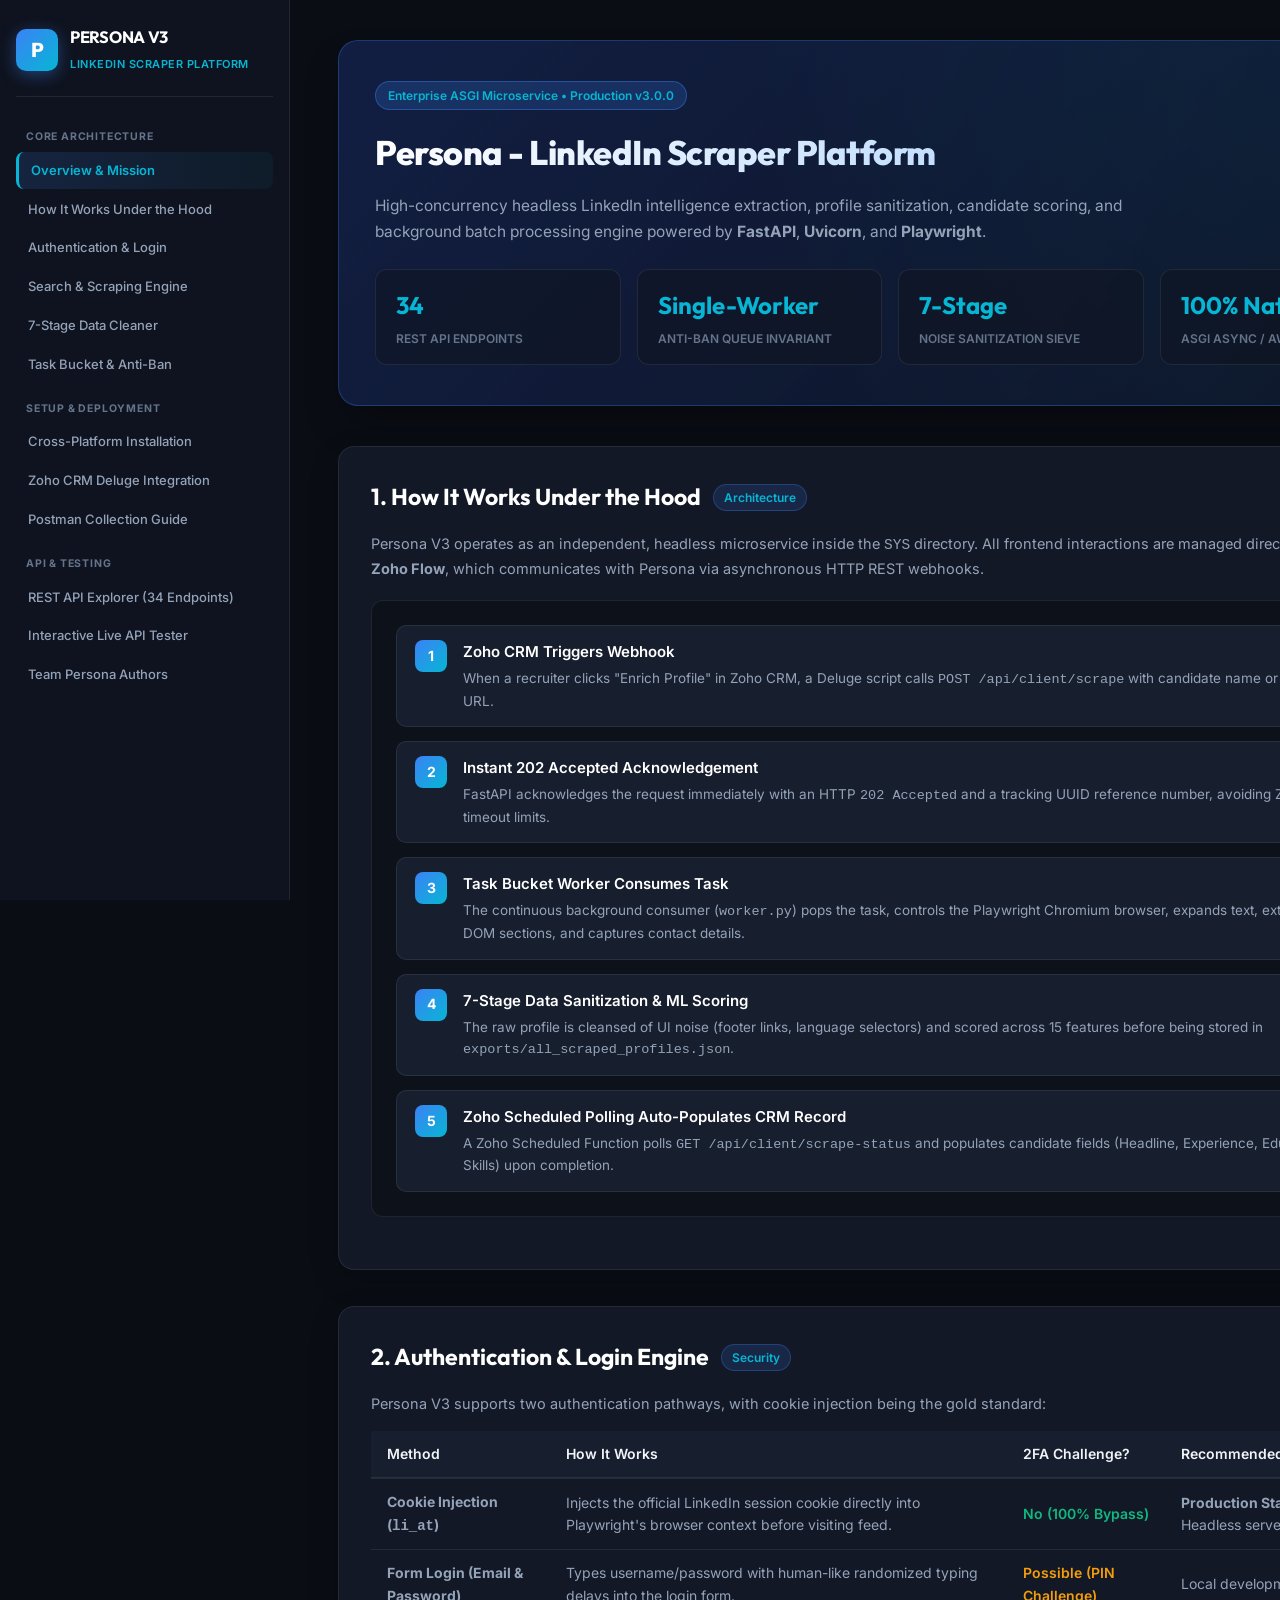
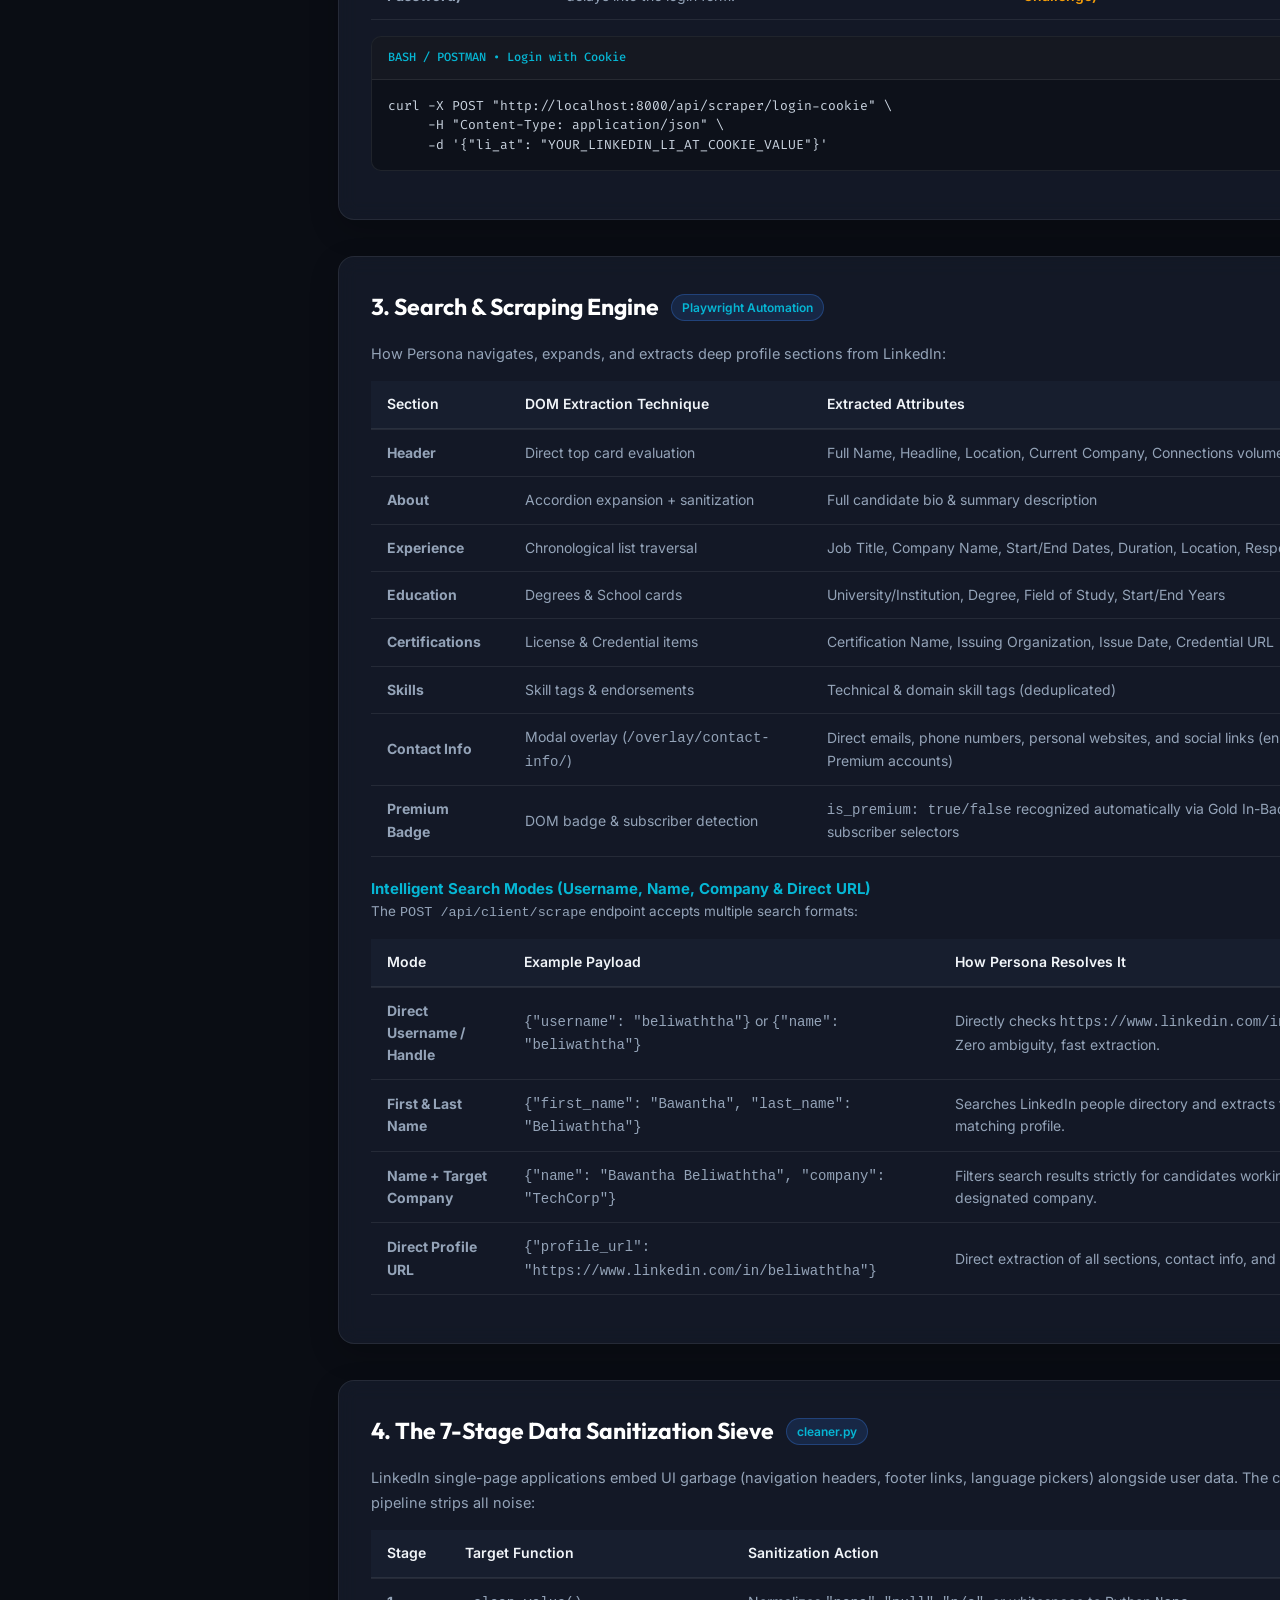
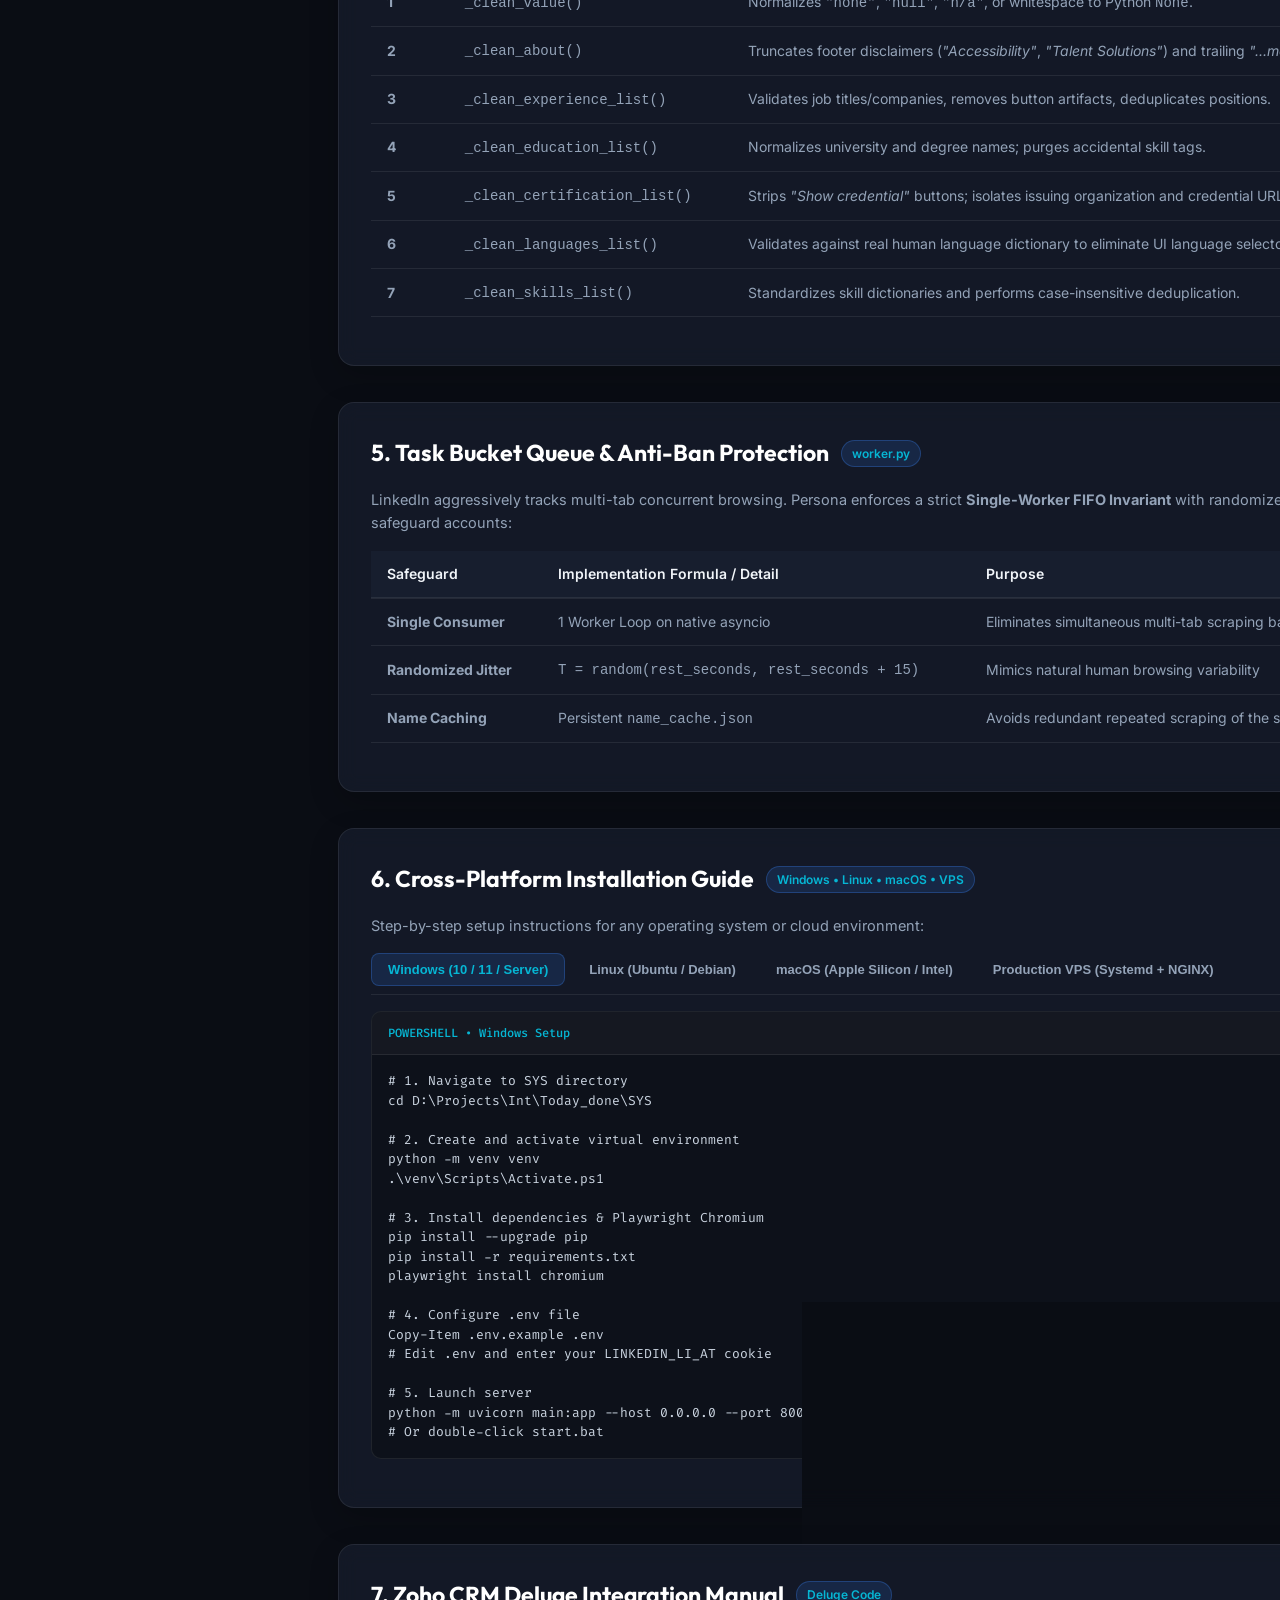
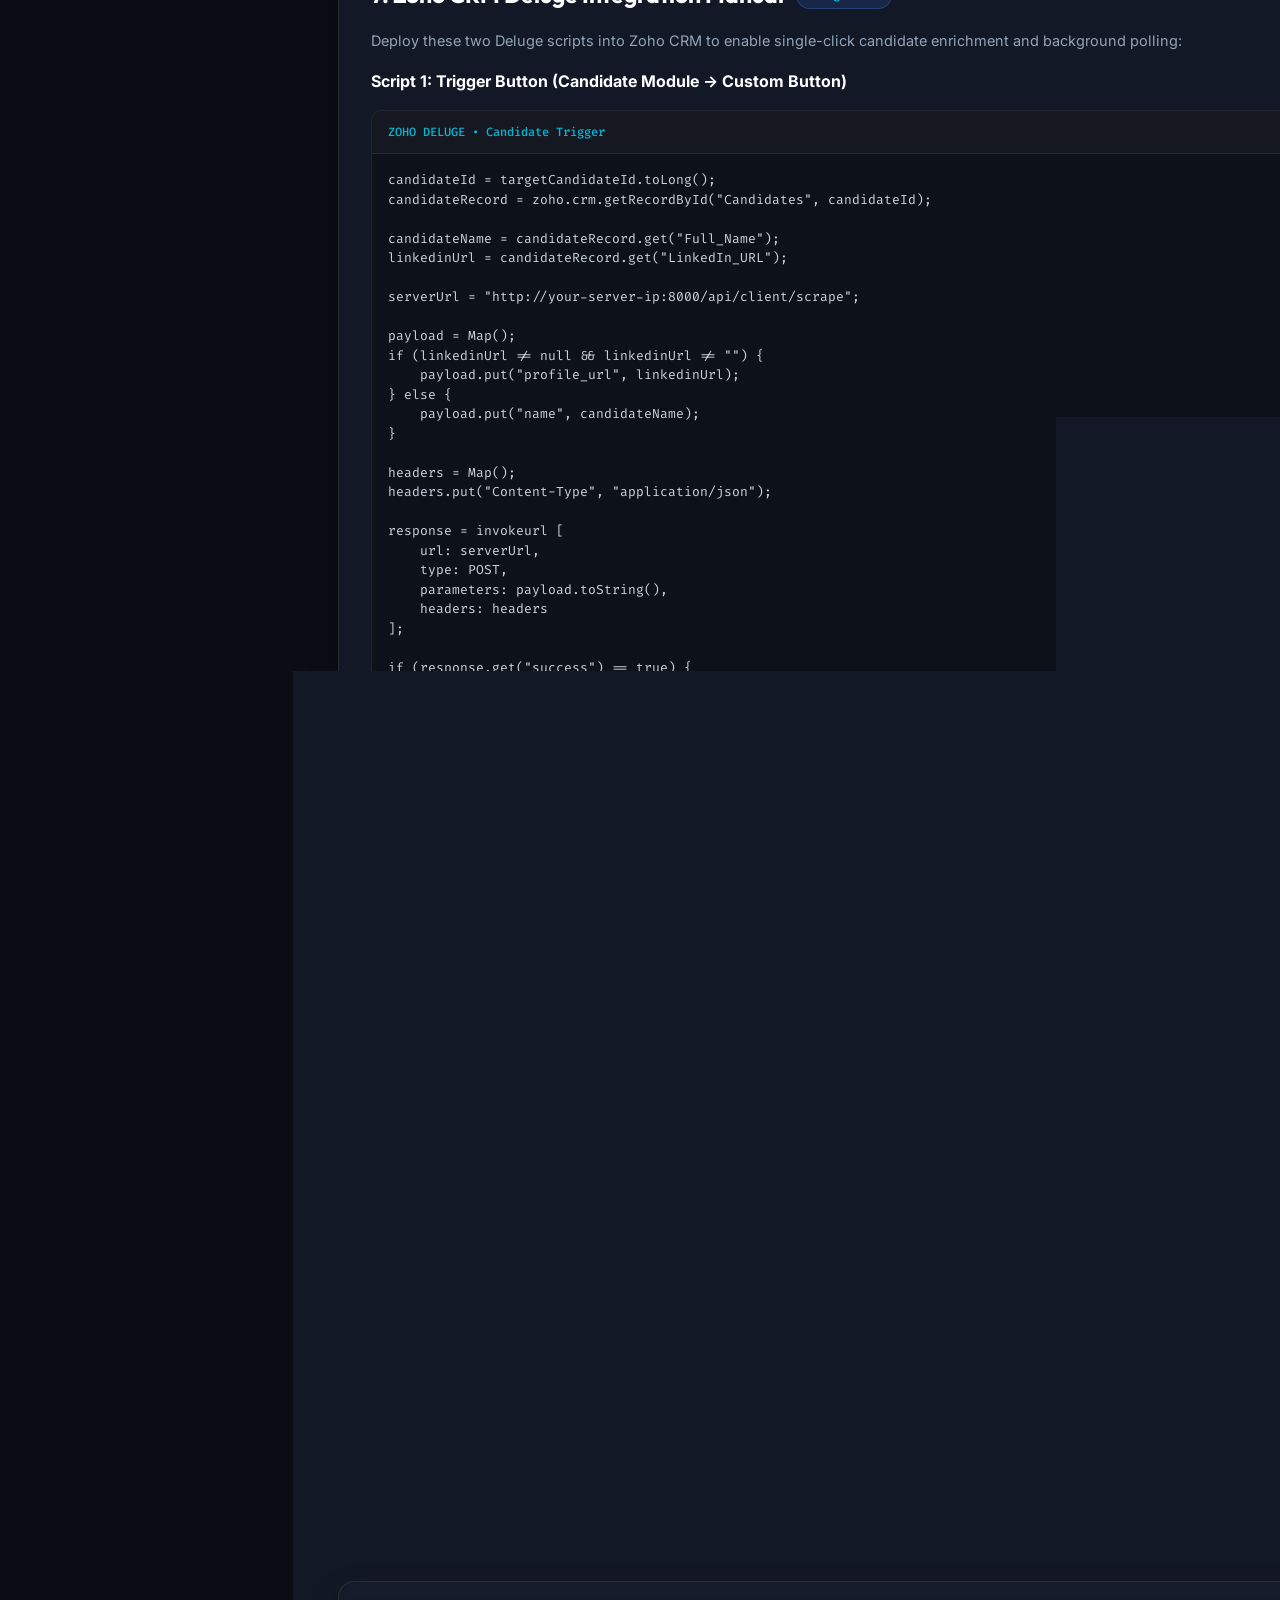
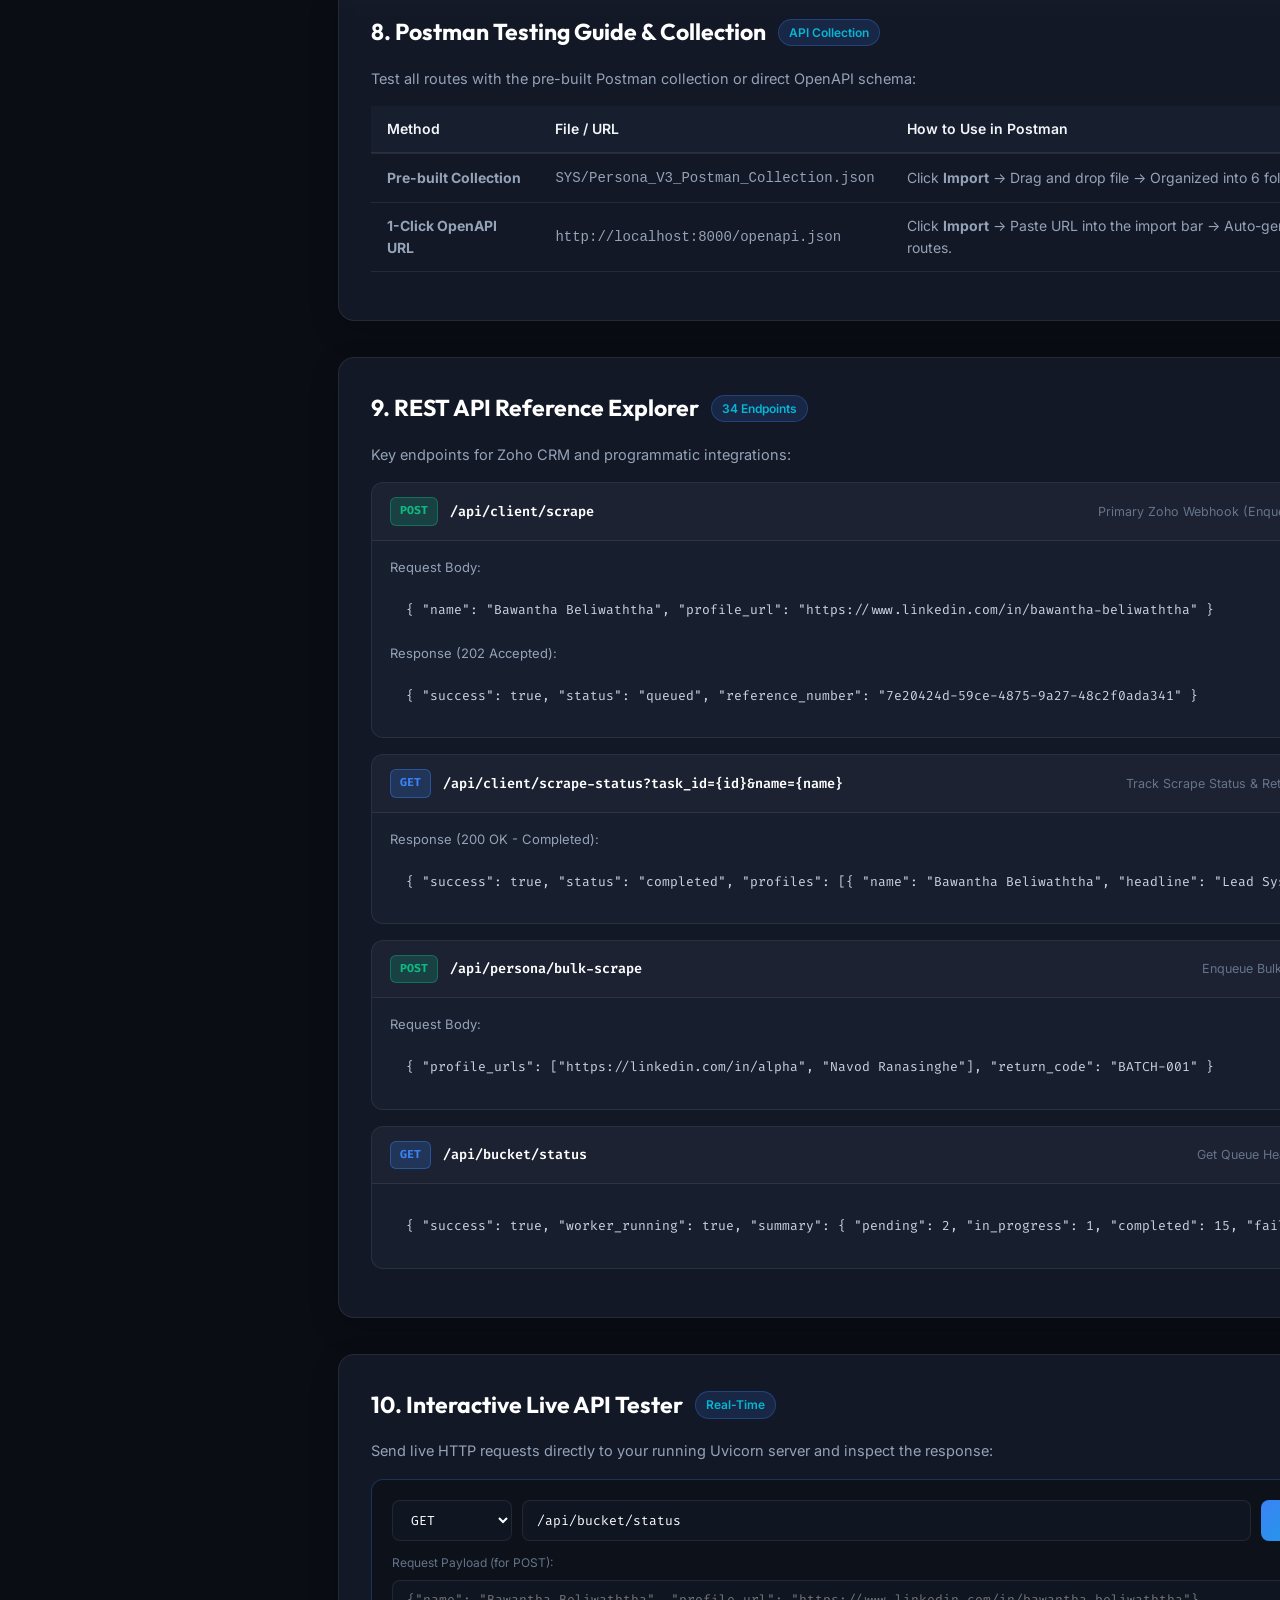
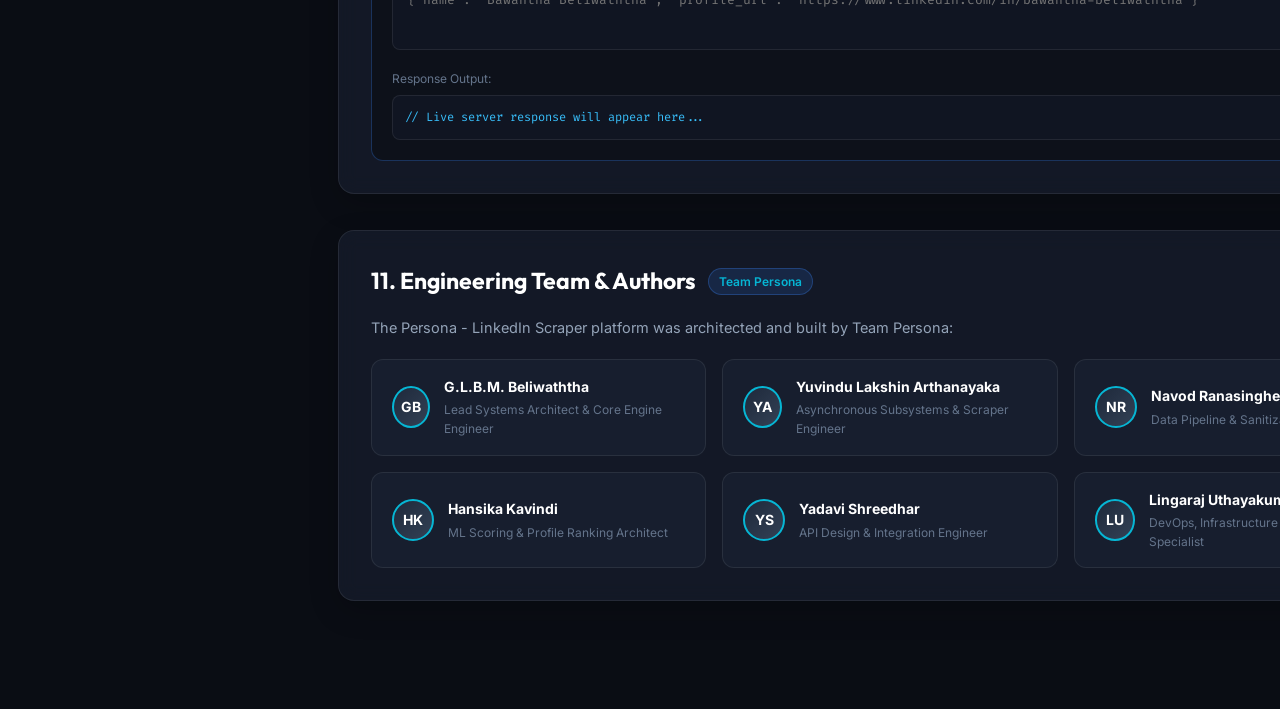
<file: SYS/guide.html>
<!DOCTYPE html>
<html lang="en">
<head>
  <meta charset="UTF-8">
  <meta name="viewport" content="width=device-width, initial-scale=1.0">
  <title>Persona - LinkedIn Scraper Platform | Enterprise Technical Manual & Guide</title>
  <link rel="preconnect" href="https://fonts.googleapis.com">
  <link rel="preconnect" href="https://fonts.gstatic.com" crossorigin>
  <link href="https://fonts.googleapis.com/css2?family=Fira+Code:wght@400;500;600&family=Inter:wght@300;400;500;600;700;800&family=Outfit:wght@500;600;700;800&display=swap" rel="stylesheet">
  <style>
    :root {
      --bg-primary: #0a0d14;
      --bg-secondary: #101522;
      --bg-tertiary: #171e2e;
      --bg-card: rgba(23, 30, 46, 0.7);
      --bg-glass: rgba(16, 21, 34, 0.88);
      --border-color: rgba(255, 255, 255, 0.08);
      --border-focus: #3b82f6;
      --text-primary: #f1f5f9;
      --text-secondary: #94a3b8;
      --text-muted: #64748b;
      --accent-blue: #3b82f6;
      --accent-cyan: #06b6d4;
      --accent-emerald: #10b981;
      --accent-amber: #f59e0b;
      --accent-rose: #f43f5e;
      --accent-purple: #8b5cf6;
      --code-bg: #0d111a;
      --sidebar-width: 290px;
    }

    * {
      box-sizing: border-box;
      margin: 0;
      padding: 0;
    }

    html {
      scroll-behavior: smooth;
    }

    body {
      font-family: 'Inter', sans-serif;
      background-color: var(--bg-primary);
      color: var(--text-primary);
      line-height: 1.6;
      overflow-x: hidden;
    }

    /* Layout */
    .app-container {
      display: flex;
      min-height: 100vh;
    }

    /* Sidebar Navigation */
    .sidebar {
      width: var(--sidebar-width);
      background: var(--bg-glass);
      backdrop-filter: blur(16px);
      border-right: 1px solid var(--border-color);
      position: fixed;
      top: 0;
      bottom: 0;
      left: 0;
      overflow-y: auto;
      z-index: 100;
      padding: 24px 16px;
      display: flex;
      flex-direction: column;
    }

    .brand {
      display: flex;
      align-items: center;
      gap: 12px;
      padding-bottom: 20px;
      margin-bottom: 16px;
      border-bottom: 1px solid var(--border-color);
    }

    .brand-logo {
      width: 42px;
      height: 42px;
      border-radius: 10px;
      background: linear-gradient(135deg, var(--accent-blue), var(--accent-cyan));
      display: flex;
      align-items: center;
      justify-content: center;
      font-weight: 800;
      font-family: 'Outfit', sans-serif;
      font-size: 20px;
      color: #fff;
      box-shadow: 0 4px 16px rgba(59, 130, 246, 0.4);
    }

    .brand-text h1 {
      font-size: 16.5px;
      font-family: 'Outfit', sans-serif;
      font-weight: 700;
      color: #fff;
      letter-spacing: -0.3px;
    }

    .brand-text span {
      font-size: 11px;
      color: var(--accent-cyan);
      text-transform: uppercase;
      font-weight: 600;
      letter-spacing: 0.5px;
    }

    .nav-section-title {
      font-size: 10.5px;
      text-transform: uppercase;
      font-weight: 700;
      color: var(--text-muted);
      letter-spacing: 0.8px;
      margin: 16px 10px 6px;
    }

    .nav-link {
      display: flex;
      align-items: center;
      gap: 10px;
      padding: 8px 12px;
      color: var(--text-secondary);
      text-decoration: none;
      border-radius: 8px;
      font-size: 13px;
      font-weight: 500;
      transition: all 0.2s ease;
      margin-bottom: 2px;
    }

    .nav-link:hover {
      background: rgba(255, 255, 255, 0.05);
      color: var(--text-primary);
      transform: translateX(3px);
    }

    .nav-link.active {
      background: linear-gradient(90deg, rgba(59, 130, 246, 0.15), rgba(6, 182, 212, 0.05));
      color: var(--accent-cyan);
      border-left: 3px solid var(--accent-cyan);
      font-weight: 600;
    }

    /* Main Content */
    .main-content {
      margin-left: var(--sidebar-width);
      flex: 1;
      padding: 40px 48px 100px;
      max-width: 1200px;
    }

    /* Hero Banner */
    .hero-banner {
      background: linear-gradient(135deg, rgba(30, 58, 138, 0.4), rgba(15, 23, 42, 0.8)), radial-gradient(circle at top right, rgba(6, 182, 212, 0.2), transparent 60%);
      border: 1px solid rgba(59, 130, 246, 0.3);
      border-radius: 20px;
      padding: 40px 36px;
      margin-bottom: 40px;
      box-shadow: 0 20px 40px -15px rgba(0, 0, 0, 0.5);
    }

    .hero-badge {
      display: inline-flex;
      align-items: center;
      gap: 6px;
      background: rgba(59, 130, 246, 0.2);
      border: 1px solid rgba(59, 130, 246, 0.4);
      padding: 4px 12px;
      border-radius: 20px;
      font-size: 12px;
      font-weight: 600;
      color: var(--accent-cyan);
      margin-bottom: 16px;
    }

    .hero-title {
      font-family: 'Outfit', sans-serif;
      font-size: 34px;
      font-weight: 800;
      letter-spacing: -0.5px;
      margin-bottom: 12px;
      background: linear-gradient(120deg, #ffffff, #93c5fd);
      -webkit-background-clip: text;
      -webkit-text-fill-color: transparent;
    }

    .hero-desc {
      font-size: 15.5px;
      color: var(--text-secondary);
      max-width: 820px;
      line-height: 1.7;
      margin-bottom: 24px;
    }

    .hero-stats {
      display: grid;
      grid-template-columns: repeat(auto-fit, minmax(180px, 1fr));
      gap: 16px;
    }

    .stat-card {
      background: rgba(16, 21, 34, 0.6);
      border: 1px solid var(--border-color);
      border-radius: 12px;
      padding: 16px 20px;
    }

    .stat-val {
      font-family: 'Outfit', sans-serif;
      font-size: 24px;
      font-weight: 700;
      color: var(--accent-cyan);
      margin-bottom: 4px;
    }

    .stat-lbl {
      font-size: 12px;
      color: var(--text-muted);
      text-transform: uppercase;
      font-weight: 600;
    }

    /* Content Section */
    .section-card {
      background: var(--bg-card);
      border: 1px solid var(--border-color);
      border-radius: 16px;
      padding: 32px;
      margin-bottom: 36px;
      backdrop-filter: blur(10px);
      box-shadow: 0 10px 30px rgba(0, 0, 0, 0.2);
    }

    .section-title {
      font-family: 'Outfit', sans-serif;
      font-size: 23px;
      font-weight: 700;
      margin-bottom: 16px;
      display: flex;
      align-items: center;
      gap: 12px;
      color: #fff;
    }

    .section-title span.badge {
      font-size: 12px;
      font-family: 'Inter', sans-serif;
      padding: 3px 10px;
      border-radius: 20px;
      background: rgba(59, 130, 246, 0.15);
      border: 1px solid rgba(59, 130, 246, 0.3);
      color: var(--accent-cyan);
      font-weight: 600;
    }

    p {
      color: var(--text-secondary);
      margin-bottom: 16px;
      font-size: 14.5px;
    }

    /* Interactive Diagrams & Workflows */
    .diagram-container {
      background: var(--code-bg);
      border: 1px solid var(--border-color);
      border-radius: 12px;
      padding: 24px;
      margin: 20px 0;
    }

    .diagram-flow {
      display: flex;
      flex-direction: column;
      gap: 14px;
    }

    .flow-step {
      display: flex;
      align-items: flex-start;
      gap: 16px;
      padding: 14px 18px;
      background: var(--bg-tertiary);
      border-radius: 10px;
      border: 1px solid var(--border-color);
    }

    .flow-step-num {
      width: 32px;
      height: 32px;
      border-radius: 8px;
      background: linear-gradient(135deg, var(--accent-blue), var(--accent-cyan));
      color: #fff;
      display: flex;
      align-items: center;
      justify-content: center;
      font-weight: 700;
      font-size: 14px;
      flex-shrink: 0;
    }

    .flow-step-body h4 {
      font-size: 15px;
      font-weight: 600;
      color: #fff;
      margin-bottom: 4px;
    }

    .flow-step-body p {
      font-size: 13.5px;
      color: var(--text-secondary);
      margin-bottom: 0;
    }

    /* Code Blocks */
    .code-wrapper {
      background: var(--code-bg);
      border: 1px solid var(--border-color);
      border-radius: 10px;
      margin: 16px 0;
      overflow: hidden;
    }

    .code-header {
      background: rgba(255, 255, 255, 0.03);
      border-bottom: 1px solid var(--border-color);
      padding: 10px 16px;
      display: flex;
      justify-content: space-between;
      align-items: center;
    }

    .code-lang {
      font-family: 'Fira Code', monospace;
      font-size: 12px;
      color: var(--accent-cyan);
      font-weight: 500;
    }

    .copy-btn {
      background: rgba(255, 255, 255, 0.08);
      border: none;
      color: var(--text-secondary);
      padding: 4px 10px;
      border-radius: 6px;
      font-size: 12px;
      cursor: pointer;
      font-weight: 500;
      transition: all 0.2s;
    }

    .copy-btn:hover {
      background: var(--accent-blue);
      color: #fff;
    }

    pre {
      padding: 16px;
      overflow-x: auto;
      font-family: 'Fira Code', monospace;
      font-size: 13px;
      color: #cbd5e1;
      line-height: 1.5;
    }

    /* Endpoint Cards */
    .endpoint-card {
      background: var(--bg-tertiary);
      border: 1px solid var(--border-color);
      border-radius: 12px;
      margin-bottom: 16px;
      overflow: hidden;
    }

    .endpoint-header {
      padding: 14px 18px;
      display: flex;
      align-items: center;
      gap: 12px;
      background: rgba(255, 255, 255, 0.02);
      border-bottom: 1px solid var(--border-color);
    }

    .method-badge {
      font-family: 'Fira Code', monospace;
      font-weight: 700;
      font-size: 11.5px;
      padding: 4px 9px;
      border-radius: 6px;
    }

    .method-post { background: rgba(16, 185, 129, 0.2); color: var(--accent-emerald); border: 1px solid rgba(16, 185, 129, 0.4); }
    .method-get { background: rgba(59, 130, 246, 0.2); color: var(--accent-blue); border: 1px solid rgba(59, 130, 246, 0.4); }

    .endpoint-path {
      font-family: 'Fira Code', monospace;
      font-size: 13.5px;
      font-weight: 600;
      color: #fff;
    }

    .endpoint-desc {
      font-size: 12.5px;
      color: var(--text-muted);
      margin-left: auto;
    }

    .endpoint-body {
      padding: 16px 18px;
    }

    /* Tabs Component */
    .tabs-nav {
      display: flex;
      gap: 8px;
      border-bottom: 1px solid var(--border-color);
      margin-bottom: 16px;
      padding-bottom: 8px;
    }

    .tab-btn {
      background: transparent;
      border: none;
      color: var(--text-secondary);
      padding: 8px 16px;
      border-radius: 8px;
      font-size: 13px;
      font-weight: 600;
      cursor: pointer;
      transition: all 0.2s;
    }

    .tab-btn.active {
      background: rgba(59, 130, 246, 0.15);
      color: var(--accent-cyan);
      border: 1px solid rgba(59, 130, 246, 0.3);
    }

    .tab-content {
      display: none;
    }

    .tab-content.active {
      display: block;
    }

    /* Live API Tester */
    .tester-box {
      background: var(--code-bg);
      border: 1px solid rgba(59, 130, 246, 0.3);
      border-radius: 12px;
      padding: 20px;
      margin-top: 16px;
    }

    .tester-row {
      display: flex;
      gap: 10px;
      margin-bottom: 12px;
    }

    .tester-input {
      flex: 1;
      background: var(--bg-secondary);
      border: 1px solid var(--border-color);
      border-radius: 8px;
      padding: 10px 14px;
      color: #fff;
      font-family: 'Fira Code', monospace;
      font-size: 13px;
      outline: none;
    }

    .tester-input:focus {
      border-color: var(--accent-blue);
    }

    .btn-test {
      background: linear-gradient(135deg, var(--accent-blue), var(--accent-cyan));
      border: none;
      color: #fff;
      padding: 10px 20px;
      border-radius: 8px;
      font-weight: 600;
      font-size: 13px;
      cursor: pointer;
      transition: opacity 0.2s;
    }

    .btn-test:hover {
      opacity: 0.9;
    }

    .tester-output {
      background: var(--bg-secondary);
      border: 1px solid var(--border-color);
      border-radius: 8px;
      padding: 12px;
      font-family: 'Fira Code', monospace;
      font-size: 12px;
      color: #38bdf8;
      max-height: 250px;
      overflow-y: auto;
      white-space: pre-wrap;
    }

    /* Team Persona Footer */
    .team-grid {
      display: grid;
      grid-template-columns: repeat(auto-fit, minmax(280px, 1fr));
      gap: 16px;
      margin-top: 20px;
    }

    .team-card {
      background: var(--bg-tertiary);
      border: 1px solid var(--border-color);
      border-radius: 12px;
      padding: 16px 20px;
      display: flex;
      align-items: center;
      gap: 14px;
    }

    .team-avatar {
      width: 42px;
      height: 42px;
      border-radius: 50%;
      background: linear-gradient(135deg, #1e293b, #334155);
      border: 2px solid var(--accent-cyan);
      display: flex;
      align-items: center;
      justify-content: center;
      font-weight: 700;
      color: #fff;
      font-size: 14px;
    }

    .team-info h5 {
      font-size: 14px;
      color: #fff;
      margin-bottom: 2px;
    }

    .team-info p {
      font-size: 12px;
      color: var(--text-muted);
      margin-bottom: 0;
    }

    /* Tables */
    .table-container {
      overflow-x: auto;
      margin: 16px 0;
    }

    table {
      width: 100%;
      border-collapse: collapse;
      font-size: 14px;
    }

    th {
      background: var(--bg-tertiary);
      color: var(--text-primary);
      text-align: left;
      padding: 12px 16px;
      border-bottom: 2px solid var(--border-color);
      font-weight: 600;
    }

    td {
      padding: 12px 16px;
      border-bottom: 1px solid var(--border-color);
      color: var(--text-secondary);
    }

    tr:hover td {
      background: rgba(255, 255, 255, 0.02);
    }

    @media (max-width: 900px) {
      .sidebar { display: none; }
      .main-content { margin-left: 0; padding: 24px 20px; }
    }
  </style>
</head>
<body>

<div class="app-container">

  <!-- Sidebar Navigation -->
  <aside class="sidebar">
    <div class="brand">
      <div class="brand-logo">P</div>
      <div class="brand-text">
        <h1>PERSONA V3</h1>
        <span>LinkedIn Scraper Platform</span>
      </div>
    </div>

    <div class="nav-section-title">Core Architecture</div>
    <a href="#overview" class="nav-link active">Overview & Mission</a>
    <a href="#architecture" class="nav-link">How It Works Under the Hood</a>
    <a href="#auth-engine" class="nav-link">Authentication & Login</a>
    <a href="#search-scrape" class="nav-link">Search & Scraping Engine</a>
    <a href="#cleaning" class="nav-link">7-Stage Data Cleaner</a>
    <a href="#bucket-queue" class="nav-link">Task Bucket & Anti-Ban</a>

    <div class="nav-section-title">Setup & Deployment</div>
    <a href="#installation" class="nav-link">Cross-Platform Installation</a>
    <a href="#zoho-guide" class="nav-link">Zoho CRM Deluge Integration</a>
    <a href="#postman-guide" class="nav-link">Postman Collection Guide</a>

    <div class="nav-section-title">API & Testing</div>
    <a href="#api-reference" class="nav-link">REST API Explorer (34 Endpoints)</a>
    <a href="#live-tester" class="nav-link">Interactive Live API Tester</a>
    <a href="#team" class="nav-link">Team Persona Authors</a>
  </aside>

  <!-- Main Content -->
  <main class="main-content">

    <!-- Hero Banner -->
    <div class="hero-banner" id="overview">
      <div class="hero-badge">Enterprise ASGI Microservice &bull; Production v3.0.0</div>
      <h2 class="hero-title">Persona - LinkedIn Scraper Platform</h2>
      <p class="hero-desc">
        High-concurrency headless LinkedIn intelligence extraction, profile sanitization, candidate scoring, and background batch processing engine powered by <strong>FastAPI</strong>, <strong>Uvicorn</strong>, and <strong>Playwright</strong>.
      </p>

      <div class="hero-stats">
        <div class="stat-card">
          <div class="stat-val">34</div>
          <div class="stat-lbl">REST API Endpoints</div>
        </div>
        <div class="stat-card">
          <div class="stat-val">Single-Worker</div>
          <div class="stat-lbl">Anti-Ban Queue Invariant</div>
        </div>
        <div class="stat-card">
          <div class="stat-val">7-Stage</div>
          <div class="stat-lbl">Noise Sanitization Sieve</div>
        </div>
        <div class="stat-card">
          <div class="stat-val">100% Native</div>
          <div class="stat-lbl">ASGI Async / Await</div>
        </div>
      </div>
    </div>

    <!-- Section 1: Architecture & Under the Hood -->
    <section class="section-card" id="architecture">
      <h3 class="section-title">
        1. How It Works Under the Hood
        <span class="badge">Architecture</span>
      </h3>
      <p>
        Persona V3 operates as an independent, headless microservice inside the <code>SYS</code> directory. All frontend interactions are managed directly in <strong>Zoho CRM / Zoho Flow</strong>, which communicates with Persona via asynchronous HTTP REST webhooks.
      </p>

      <div class="diagram-container">
        <div class="diagram-flow">
          <div class="flow-step">
            <div class="flow-step-num">1</div>
            <div class="flow-step-body">
              <h4>Zoho CRM Triggers Webhook</h4>
              <p>When a recruiter clicks "Enrich Profile" in Zoho CRM, a Deluge script calls <code>POST /api/client/scrape</code> with candidate name or LinkedIn URL.</p>
            </div>
          </div>
          <div class="flow-step">
            <div class="flow-step-num">2</div>
            <div class="flow-step-body">
              <h4>Instant 202 Accepted Acknowledgement</h4>
              <p>FastAPI acknowledges the request immediately with an HTTP <code>202 Accepted</code> and a tracking UUID reference number, avoiding Zoho Deluge timeout limits.</p>
            </div>
          </div>
          <div class="flow-step">
            <div class="flow-step-num">3</div>
            <div class="flow-step-body">
              <h4>Task Bucket Worker Consumes Task</h4>
              <p>The continuous background consumer (<code>worker.py</code>) pops the task, controls the Playwright Chromium browser, expands text, extracts all DOM sections, and captures contact details.</p>
            </div>
          </div>
          <div class="flow-step">
            <div class="flow-step-num">4</div>
            <div class="flow-step-body">
              <h4>7-Stage Data Sanitization & ML Scoring</h4>
              <p>The raw profile is cleansed of UI noise (footer links, language selectors) and scored across 15 features before being stored in <code>exports/all_scraped_profiles.json</code>.</p>
            </div>
          </div>
          <div class="flow-step">
            <div class="flow-step-num">5</div>
            <div class="flow-step-body">
              <h4>Zoho Scheduled Polling Auto-Populates CRM Record</h4>
              <p>A Zoho Scheduled Function polls <code>GET /api/client/scrape-status</code> and populates candidate fields (Headline, Experience, Education, Skills) upon completion.</p>
            </div>
          </div>
        </div>
      </div>
    </section>

    <!-- Section 2: Authentication Engine -->
    <section class="section-card" id="auth-engine">
      <h3 class="section-title">
        2. Authentication & Login Engine
        <span class="badge">Security</span>
      </h3>
      <p>Persona V3 supports two authentication pathways, with cookie injection being the gold standard:</p>

      <div class="table-container">
        <table>
          <thead>
            <tr>
              <th>Method</th>
              <th>How It Works</th>
              <th>2FA Challenge?</th>
              <th>Recommended Usage</th>
            </tr>
          </thead>
          <tbody>
            <tr>
              <td><strong>Cookie Injection (<code>li_at</code>)</strong></td>
              <td>Injects the official LinkedIn session cookie directly into Playwright's browser context before visiting feed.</td>
              <td><span style="color: var(--accent-emerald); font-weight: 600;">No (100% Bypass)</span></td>
              <td><strong>Production Standard</strong> (VPS / Headless servers)</td>
            </tr>
            <tr>
              <td><strong>Form Login (Email & Password)</strong></td>
              <td>Types username/password with human-like randomized typing delays into the login form.</td>
              <td><span style="color: var(--accent-amber); font-weight: 600;">Possible (PIN Challenge)</span></td>
              <td>Local development / initial setup</td>
            </tr>
          </tbody>
        </table>
      </div>

      <div class="code-wrapper">
        <div class="code-header">
          <span class="code-lang">BASH / POSTMAN &bull; Login with Cookie</span>
          <button class="copy-btn" onclick="copyCode('code-login')">Copy</button>
        </div>
        <pre id="code-login">curl -X POST "http://localhost:8000/api/scraper/login-cookie" \
     -H "Content-Type: application/json" \
     -d '{"li_at": "YOUR_LINKEDIN_LI_AT_COOKIE_VALUE"}'</pre>
      </div>
    </section>

    <!-- Section 3: Search & Scraping Engine -->
    <section class="section-card" id="search-scrape">
      <h3 class="section-title">
        3. Search & Scraping Engine
        <span class="badge">Playwright Automation</span>
      </h3>
      <p>How Persona navigates, expands, and extracts deep profile sections from LinkedIn:</p>

      <div class="table-container">
        <table>
          <thead>
            <tr>
              <th>Section</th>
              <th>DOM Extraction Technique</th>
              <th>Extracted Attributes</th>
            </tr>
          </thead>
          <tbody>
            <tr>
              <td><strong>Header</strong></td>
              <td>Direct top card evaluation</td>
              <td>Full Name, Headline, Location, Current Company, Connections volume</td>
            </tr>
            <tr>
              <td><strong>About</strong></td>
              <td>Accordion expansion + sanitization</td>
              <td>Full candidate bio & summary description</td>
            </tr>
            <tr>
              <td><strong>Experience</strong></td>
              <td>Chronological list traversal</td>
              <td>Job Title, Company Name, Start/End Dates, Duration, Location, Responsibilities</td>
            </tr>
            <tr>
              <td><strong>Education</strong></td>
              <td>Degrees & School cards</td>
              <td>University/Institution, Degree, Field of Study, Start/End Years</td>
            </tr>
            <tr>
              <td><strong>Certifications</strong></td>
              <td>License & Credential items</td>
              <td>Certification Name, Issuing Organization, Issue Date, Credential URL</td>
            </tr>
            <tr>
              <td><strong>Skills</strong></td>
              <td>Skill tags & endorsements</td>
              <td>Technical & domain skill tags (deduplicated)</td>
            </tr>
            <tr>
              <td><strong>Contact Info</strong></td>
              <td>Modal overlay (<code>/overlay/contact-info/</code>)</td>
              <td>Direct emails, phone numbers, personal websites, and social links (enriched on Premium accounts)</td>
            </tr>
            <tr>
              <td><strong>Premium Badge</strong></td>
              <td>DOM badge & subscriber detection</td>
              <td><code>is_premium: true/false</code> recognized automatically via Gold In-Badge and subscriber selectors</td>
            </tr>
          </tbody>
        </table>
      </div>

      <h4 style="margin-top: 20px; font-size: 15px; color: var(--accent-cyan);">Intelligent Search Modes (Username, Name, Company & Direct URL)</h4>
      <p style="font-size: 13.5px;">The <code>POST /api/client/scrape</code> endpoint accepts multiple search formats:</p>
      
      <div class="table-container">
        <table>
          <thead>
            <tr>
              <th>Mode</th>
              <th>Example Payload</th>
              <th>How Persona Resolves It</th>
            </tr>
          </thead>
          <tbody>
            <tr>
              <td><strong>Direct Username / Handle</strong></td>
              <td><code>{"username": "beliwaththa"}</code> or <code>{"name": "beliwaththa"}</code></td>
              <td>Directly checks <code>https://www.linkedin.com/in/beliwaththa</code>. Zero ambiguity, fast extraction.</td>
            </tr>
            <tr>
              <td><strong>First & Last Name</strong></td>
              <td><code>{"first_name": "Bawantha", "last_name": "Beliwaththa"}</code></td>
              <td>Searches LinkedIn people directory and extracts the top verified matching profile.</td>
            </tr>
            <tr>
              <td><strong>Name + Target Company</strong></td>
              <td><code>{"name": "Bawantha Beliwaththa", "company": "TechCorp"}</code></td>
              <td>Filters search results strictly for candidates working at the designated company.</td>
            </tr>
            <tr>
              <td><strong>Direct Profile URL</strong></td>
              <td><code>{"profile_url": "https://www.linkedin.com/in/beliwaththa"}</code></td>
              <td>Direct extraction of all sections, contact info, and premium status.</td>
            </tr>
          </tbody>
        </table>
      </div>
    </section>

    <!-- Section 4: 7-Stage Cleaner -->
    <section class="section-card" id="cleaning">
      <h3 class="section-title">
        4. The 7-Stage Data Sanitization Sieve
        <span class="badge">cleaner.py</span>
      </h3>
      <p>LinkedIn single-page applications embed UI garbage (navigation headers, footer links, language pickers) alongside user data. The <code>cleaner.py</code> pipeline strips all noise:</p>

      <div class="table-container">
        <table>
          <thead>
            <tr>
              <th>Stage</th>
              <th>Target Function</th>
              <th>Sanitization Action</th>
            </tr>
          </thead>
          <tbody>
            <tr>
              <td><strong>1</strong></td>
              <td><code>_clean_value()</code></td>
              <td>Normalizes <code>"none"</code>, <code>"null"</code>, <code>"n/a"</code>, or whitespace to Python <code>None</code>.</td>
            </tr>
            <tr>
              <td><strong>2</strong></td>
              <td><code>_clean_about()</code></td>
              <td>Truncates footer disclaimers (<em>"Accessibility"</em>, <em>"Talent Solutions"</em>) and trailing <em>"...more"</em>.</td>
            </tr>
            <tr>
              <td><strong>3</strong></td>
              <td><code>_clean_experience_list()</code></td>
              <td>Validates job titles/companies, removes button artifacts, deduplicates positions.</td>
            </tr>
            <tr>
              <td><strong>4</strong></td>
              <td><code>_clean_education_list()</code></td>
              <td>Normalizes university and degree names; purges accidental skill tags.</td>
            </tr>
            <tr>
              <td><strong>5</strong></td>
              <td><code>_clean_certification_list()</code></td>
              <td>Strips <em>"Show credential"</em> buttons; isolates issuing organization and credential URLs.</td>
            </tr>
            <tr>
              <td><strong>6</strong></td>
              <td><code>_clean_languages_list()</code></td>
              <td>Validates against real human language dictionary to eliminate UI language selector drops.</td>
            </tr>
            <tr>
              <td><strong>7</strong></td>
              <td><code>_clean_skills_list()</code></td>
              <td>Standardizes skill dictionaries and performs case-insensitive deduplication.</td>
            </tr>
          </tbody>
        </table>
      </div>
    </section>

    <!-- Section 5: Task Bucket & Anti-Ban -->
    <section class="section-card" id="bucket-queue">
      <h3 class="section-title">
        5. Task Bucket Queue & Anti-Ban Protection
        <span class="badge">worker.py</span>
      </h3>
      <p>
        LinkedIn aggressively tracks multi-tab concurrent browsing. Persona enforces a strict <strong>Single-Worker FIFO Invariant</strong> with randomized rest delays to safeguard accounts:
      </p>

      <div class="table-container">
        <table>
          <thead>
            <tr>
              <th>Safeguard</th>
              <th>Implementation Formula / Detail</th>
              <th>Purpose</th>
            </tr>
          </thead>
          <tbody>
            <tr>
              <td><strong>Single Consumer</strong></td>
              <td>1 Worker Loop on native asyncio</td>
              <td>Eliminates simultaneous multi-tab scraping bans</td>
            </tr>
            <tr>
              <td><strong>Randomized Jitter</strong></td>
              <td><code>T = random(rest_seconds, rest_seconds + 15)</code></td>
              <td>Mimics natural human browsing variability</td>
            </tr>
            <tr>
              <td><strong>Name Caching</strong></td>
              <td>Persistent <code>name_cache.json</code></td>
              <td>Avoids redundant repeated scraping of the same person</td>
            </tr>
          </tbody>
        </table>
      </div>
    </section>

    <!-- Section 6: Cross-Platform Installation -->
    <section class="section-card" id="installation">
      <h3 class="section-title">
        6. Cross-Platform Installation Guide
        <span class="badge">Windows &bull; Linux &bull; macOS &bull; VPS</span>
      </h3>
      <p>Step-by-step setup instructions for any operating system or cloud environment:</p>

      <div class="tabs-nav">
        <button class="tab-btn active" onclick="switchTab(this, 'tab-win')">Windows (10 / 11 / Server)</button>
        <button class="tab-btn" onclick="switchTab(this, 'tab-linux')">Linux (Ubuntu / Debian)</button>
        <button class="tab-btn" onclick="switchTab(this, 'tab-mac')">macOS (Apple Silicon / Intel)</button>
        <button class="tab-btn" onclick="switchTab(this, 'tab-vps')">Production VPS (Systemd + NGINX)</button>
      </div>

      <!-- Tab: Windows -->
      <div id="tab-win" class="tab-content active">
        <div class="code-wrapper">
          <div class="code-header">
            <span class="code-lang">POWERSHELL &bull; Windows Setup</span>
            <button class="copy-btn" onclick="copyCode('code-win')">Copy</button>
          </div>
          <pre id="code-win"># 1. Navigate to SYS directory
cd D:\Projects\Int\Today_done\SYS

# 2. Create and activate virtual environment
python -m venv venv
.\venv\Scripts\Activate.ps1

# 3. Install dependencies & Playwright Chromium
pip install --upgrade pip
pip install -r requirements.txt
playwright install chromium

# 4. Configure .env file
Copy-Item .env.example .env
# Edit .env and enter your LINKEDIN_LI_AT cookie

# 5. Launch server
python -m uvicorn main:app --host 0.0.0.0 --port 8000 --reload
# Or double-click start.bat</pre>
        </div>
      </div>

      <!-- Tab: Linux -->
      <div id="tab-linux" class="tab-content">
        <div class="code-wrapper">
          <div class="code-header">
            <span class="code-lang">BASH &bull; Ubuntu 22.04 LTS / Debian Setup</span>
            <button class="copy-btn" onclick="copyCode('code-linux')">Copy</button>
          </div>
          <pre id="code-linux"># 1. Install system prerequisites
sudo apt update && sudo apt upgrade -y
sudo apt install -y python3-pip python3-venv git curl libglib2.0-0 libnss3 libnspr4

# 2. Setup project folder
cd /opt/persona/SYS
python3 -m venv venv
source venv/bin/activate

# 3. Install Python dependencies and Playwright system libraries
pip install --upgrade pip
pip install -r requirements.txt
playwright install chromium
playwright install-deps chromium

# 4. Configure environment
cp .env.example .env
nano .env   # Set HEADLESS=true, LINKEDIN_LI_AT=your_cookie

# 5. Launch with startup script
chmod +x start.sh
./start.sh</pre>
        </div>
      </div>

      <!-- Tab: macOS -->
      <div id="tab-mac" class="tab-content">
        <div class="code-wrapper">
          <div class="code-header">
            <span class="code-lang">BASH &bull; macOS Setup</span>
            <button class="copy-btn" onclick="copyCode('code-mac')">Copy</button>
          </div>
          <pre id="code-mac"># 1. Install Homebrew & Python (if needed)
brew install python@3.11

# 2. Navigate and create environment
cd /path/to/Today_done/SYS
python3 -m venv venv
source venv/bin/activate

# 3. Install modules & Chromium
pip install -r requirements.txt
playwright install chromium

# 4. Start Uvicorn
uvicorn main:app --host 0.0.0.0 --port 8000 --reload</pre>
        </div>
      </div>

      <!-- Tab: VPS -->
      <div id="tab-vps" class="tab-content">
        <div class="code-wrapper">
          <div class="code-header">
            <span class="code-lang">SYSTEMD &bull; /etc/systemd/system/persona.service</span>
            <button class="copy-btn" onclick="copyCode('code-vps')">Copy</button>
          </div>
          <pre id="code-vps">[Unit]
Description=Persona - LinkedIn Scraper Platform ASGI Microservice
After=network.target

[Service]
Type=simple
User=root
WorkingDirectory=/opt/persona/SYS
ExecStart=/opt/persona/SYS/venv/bin/uvicorn main:app --host 0.0.0.0 --port 8000 --workers 1
Restart=always
RestartSec=5
EnvironmentFile=/opt/persona/SYS/.env

[Install]
WantedBy=multi-user.target</pre>
        </div>
        <p style="margin-top: 10px;">Enable and start the service with: <code>sudo systemctl enable --now persona</code></p>
      </div>
    </section>

    <!-- Section 7: Zoho CRM Integration -->
    <section class="section-card" id="zoho-guide">
      <h3 class="section-title">
        7. Zoho CRM Deluge Integration Manual
        <span class="badge">Deluge Code</span>
      </h3>
      <p>Deploy these two Deluge scripts into Zoho CRM to enable single-click candidate enrichment and background polling:</p>

      <h4 style="color: #fff; margin: 16px 0 8px;">Script 1: Trigger Button (Candidate Module &rarr; Custom Button)</h4>
      <div class="code-wrapper">
        <div class="code-header">
          <span class="code-lang">ZOHO DELUGE &bull; Candidate Trigger</span>
          <button class="copy-btn" onclick="copyCode('code-deluge-1')">Copy</button>
        </div>
        <pre id="code-deluge-1">candidateId = targetCandidateId.toLong();
candidateRecord = zoho.crm.getRecordById("Candidates", candidateId);

candidateName = candidateRecord.get("Full_Name");
linkedinUrl = candidateRecord.get("LinkedIn_URL");

serverUrl = "http://your-server-ip:8000/api/client/scrape";

payload = Map();
if (linkedinUrl != null && linkedinUrl != "") {
    payload.put("profile_url", linkedinUrl);
} else {
    payload.put("name", candidateName);
}

headers = Map();
headers.put("Content-Type", "application/json");

response = invokeurl [
    url: serverUrl,
    type: POST,
    parameters: payload.toString(),
    headers: headers
];

if (response.get("success") == true) {
    refNumber = response.get("reference_number");
    updateMap = Map();
    updateMap.put("Enrichment_Status", "In Progress");
    updateMap.put("Persona_Reference", refNumber);
    zoho.crm.updateRecord("Candidates", candidateId, updateMap);
    return "Task queued in Persona bucket. Reference: " + refNumber;
} else {
    return "Error: " + response.get("error");
}</pre>
      </div>

      <h4 style="color: #fff; margin: 20px 0 8px;">Script 2: Scheduled Polling Function (Settings &rarr; Scheduled Functions)</h4>
      <div class="code-wrapper">
        <div class="code-header">
          <span class="code-lang">ZOHO DELUGE &bull; Scheduled Polling Sync</span>
          <button class="copy-btn" onclick="copyCode('code-deluge-2')">Copy</button>
        </div>
        <pre id="code-deluge-2">inProgressCandidates = zoho.crm.searchRecords("Candidates", "(Enrichment_Status:equals:In Progress)");

for each candidate in inProgressCandidates {
    candidateId = candidate.get("id");
    refNumber = candidate.get("Persona_Reference");
    
    if (refNumber != null && refNumber != "") {
        statusUrl = "http://your-server-ip:8000/api/client/scrape-status?task_id=" + refNumber;
        statusResponse = invokeurl [ url: statusUrl, type: GET ];
        
        if (statusResponse.get("status") == "completed") {
            profiles = statusResponse.get("profiles");
            if (profiles.size() > 0) {
                p = profiles.get(0);
                updateData = Map();
                updateData.put("Enrichment_Status", "Completed");
                updateData.put("Current_Job", p.get("headline"));
                updateData.put("Location", p.get("location"));
                updateData.put("Summary", p.get("about"));
                updateData.put("LinkedIn_URL", p.get("profile_url"));
                zoho.crm.updateRecord("Candidates", candidateId, updateData);
            }
        }
    }
}</pre>
      </div>
    </section>

    <!-- Section 8: Postman Guide -->
    <section class="section-card" id="postman-guide">
      <h3 class="section-title">
        8. Postman Testing Guide & Collection
        <span class="badge">API Collection</span>
      </h3>
      <p>Test all routes with the pre-built Postman collection or direct OpenAPI schema:</p>

      <div class="table-container">
        <table>
          <thead>
            <tr>
              <th>Method</th>
              <th>File / URL</th>
              <th>How to Use in Postman</th>
            </tr>
          </thead>
          <tbody>
            <tr>
              <td><strong>Pre-built Collection</strong></td>
              <td><code>SYS/Persona_V3_Postman_Collection.json</code></td>
              <td>Click <strong>Import</strong> &rarr; Drag and drop file &rarr; Organized into 6 folders.</td>
            </tr>
            <tr>
              <td><strong>1-Click OpenAPI URL</strong></td>
              <td><code>http://localhost:8000/openapi.json</code></td>
              <td>Click <strong>Import</strong> &rarr; Paste URL into the import bar &rarr; Auto-generates all 34 routes.</td>
            </tr>
          </tbody>
        </table>
      </div>
    </section>

    <!-- Section 9: REST API Explorer -->
    <section class="section-card" id="api-reference">
      <h3 class="section-title">
        9. REST API Reference Explorer
        <span class="badge">34 Endpoints</span>
      </h3>
      <p>Key endpoints for Zoho CRM and programmatic integrations:</p>

      <!-- Endpoint 1 -->
      <div class="endpoint-card">
        <div class="endpoint-header">
          <span class="method-badge method-post">POST</span>
          <span class="endpoint-path">/api/client/scrape</span>
          <span class="endpoint-desc">Primary Zoho Webhook (Enqueue Single Scrape)</span>
        </div>
        <div class="endpoint-body">
          <p style="font-size: 13px; margin-bottom: 6px;">Request Body:</p>
          <pre style="margin-bottom: 8px;">{ "name": "Bawantha Beliwaththa", "profile_url": "https://www.linkedin.com/in/bawantha-beliwaththa" }</pre>
          <p style="font-size: 13px; margin-bottom: 6px;">Response (202 Accepted):</p>
          <pre>{ "success": true, "status": "queued", "reference_number": "7e20424d-59ce-4875-9a27-48c2f0ada341" }</pre>
        </div>
      </div>

      <!-- Endpoint 2 -->
      <div class="endpoint-card">
        <div class="endpoint-header">
          <span class="method-badge method-get">GET</span>
          <span class="endpoint-path">/api/client/scrape-status?task_id={id}&name={name}</span>
          <span class="endpoint-desc">Track Scrape Status & Retrieve Clean Profile</span>
        </div>
        <div class="endpoint-body">
          <p style="font-size: 13px; margin-bottom: 6px;">Response (200 OK - Completed):</p>
          <pre>{ "success": true, "status": "completed", "profiles": [{ "name": "Bawantha Beliwaththa", "headline": "Lead Systems Architect", ... }] }</pre>
        </div>
      </div>

      <!-- Endpoint 3 -->
      <div class="endpoint-card">
        <div class="endpoint-header">
          <span class="method-badge method-post">POST</span>
          <span class="endpoint-path">/api/persona/bulk-scrape</span>
          <span class="endpoint-desc">Enqueue Bulk Batch Scrape List</span>
        </div>
        <div class="endpoint-body">
          <p style="font-size: 13px; margin-bottom: 6px;">Request Body:</p>
          <pre>{ "profile_urls": ["https://linkedin.com/in/alpha", "Navod Ranasinghe"], "return_code": "BATCH-001" }</pre>
        </div>
      </div>

      <!-- Endpoint 4 -->
      <div class="endpoint-card">
        <div class="endpoint-header">
          <span class="method-badge method-get">GET</span>
          <span class="endpoint-path">/api/bucket/status</span>
          <span class="endpoint-desc">Get Queue Health & Task Counts</span>
        </div>
        <div class="endpoint-body">
          <pre>{ "success": true, "worker_running": true, "summary": { "pending": 2, "in_progress": 1, "completed": 15, "failed": 0 } }</pre>
        </div>
      </div>
    </section>

    <!-- Section 10: Interactive Live API Tester -->
    <section class="section-card" id="live-tester">
      <h3 class="section-title">
        10. Interactive Live API Tester
        <span class="badge">Real-Time</span>
      </h3>
      <p>Send live HTTP requests directly to your running Uvicorn server and inspect the response:</p>

      <div class="tester-box">
        <div class="tester-row">
          <select id="testMethod" class="tester-input" style="max-width: 120px;">
            <option value="GET">GET</option>
            <option value="POST">POST</option>
          </select>
          <input type="text" id="testEndpoint" class="tester-input" value="/api/bucket/status">
          <button class="btn-test" onclick="runLiveTest()">Send Request</button>
        </div>

        <div style="margin-bottom: 8px; font-size: 12px; color: var(--text-muted);">Request Payload (for POST):</div>
        <textarea id="testPayload" class="tester-input" style="width: 100%; height: 70px; margin-bottom: 12px;" placeholder='{"name": "Bawantha Beliwaththa", "profile_url": "https://www.linkedin.com/in/bawantha-beliwaththa"}'></textarea>

        <div style="margin-bottom: 6px; font-size: 12px; color: var(--text-muted);">Response Output:</div>
        <div id="testOutput" class="tester-output">// Live server response will appear here...</div>
      </div>
    </section>

    <!-- Section 11: Team Persona Authors -->
    <section class="section-card" id="team">
      <h3 class="section-title">
        11. Engineering Team & Authors
        <span class="badge">Team Persona</span>
      </h3>
      <p>The Persona - LinkedIn Scraper platform was architected and built by Team Persona:</p>

      <div class="team-grid">
        <div class="team-card">
          <div class="team-avatar">GB</div>
          <div class="team-info">
            <h5>G.L.B.M. Beliwaththa</h5>
            <p>Lead Systems Architect & Core Engine Engineer</p>
          </div>
        </div>

        <div class="team-card">
          <div class="team-avatar">YA</div>
          <div class="team-info">
            <h5>Yuvindu Lakshin Arthanayaka</h5>
            <p>Asynchronous Subsystems & Scraper Engineer</p>
          </div>
        </div>

        <div class="team-card">
          <div class="team-avatar">NR</div>
          <div class="team-info">
            <h5>Navod Ranasinghe</h5>
            <p>Data Pipeline & Sanitization Specialist</p>
          </div>
        </div>

        <div class="team-card">
          <div class="team-avatar">HK</div>
          <div class="team-info">
            <h5>Hansika Kavindi</h5>
            <p>ML Scoring & Profile Ranking Architect</p>
          </div>
        </div>

        <div class="team-card">
          <div class="team-avatar">YS</div>
          <div class="team-info">
            <h5>Yadavi Shreedhar</h5>
            <p>API Design & Integration Engineer</p>
          </div>
        </div>

        <div class="team-card">
          <div class="team-avatar">LU</div>
          <div class="team-info">
            <h5>Lingaraj Uthayakumar</h5>
            <p>DevOps, Infrastructure & Security Specialist</p>
          </div>
        </div>
      </div>
    </section>

  </main>
</div>

<script>
  // Copy to clipboard helper
  function copyCode(elementId) {
    const text = document.getElementById(elementId).innerText;
    navigator.clipboard.writeText(text).then(() => {
      alert("Code copied to clipboard!");
    });
  }

  // Switch installation tabs
  function switchTab(btn, tabId) {
    document.querySelectorAll('.tab-btn').forEach(b => b.classList.remove('active'));
    document.querySelectorAll('.tab-content').forEach(content => content.classList.remove('active'));
    
    btn.classList.add('active');
    const target = document.getElementById(tabId);
    if (target) target.classList.add('active');
  }

  // Interactive Live API Tester
  async function runLiveTest() {
    const method = document.getElementById('testMethod').value;
    const endpoint = document.getElementById('testEndpoint').value;
    const payloadStr = document.getElementById('testPayload').value.trim();
    const outputEl = document.getElementById('testOutput');

    outputEl.innerText = "Sending request to " + endpoint + "...";

    try {
      const options = {
        method: method,
        headers: { "Content-Type": "application/json" }
      };

      if (method === "POST" && payloadStr) {
        options.body = payloadStr;
      }

      const response = await fetch(endpoint, options);
      const data = await response.json();
      outputEl.innerText = JSON.stringify(data, null, 2);
    } catch (err) {
      outputEl.innerText = "Error connecting to server:\n" + err.message + "\n\nMake sure the Uvicorn server is running on http://localhost:8000.";
    }
  }

  // Smooth scroll and active link toggle with IntersectionObserver
  const navLinks = document.querySelectorAll('.nav-link');
  const sections = document.querySelectorAll('section, .hero-banner');

  window.addEventListener('scroll', () => {
    let current = '';
    sections.forEach(section => {
      const sectionTop = section.offsetTop - 100;
      if (pageYOffset >= sectionTop) {
        current = section.getAttribute('id');
      }
    });

    navLinks.forEach(link => {
      link.classList.remove('active');
      if (link.getAttribute('href') === '#' + current) {
        link.classList.add('active');
      }
    });
  });
</script>

</body>
</html>
</file>
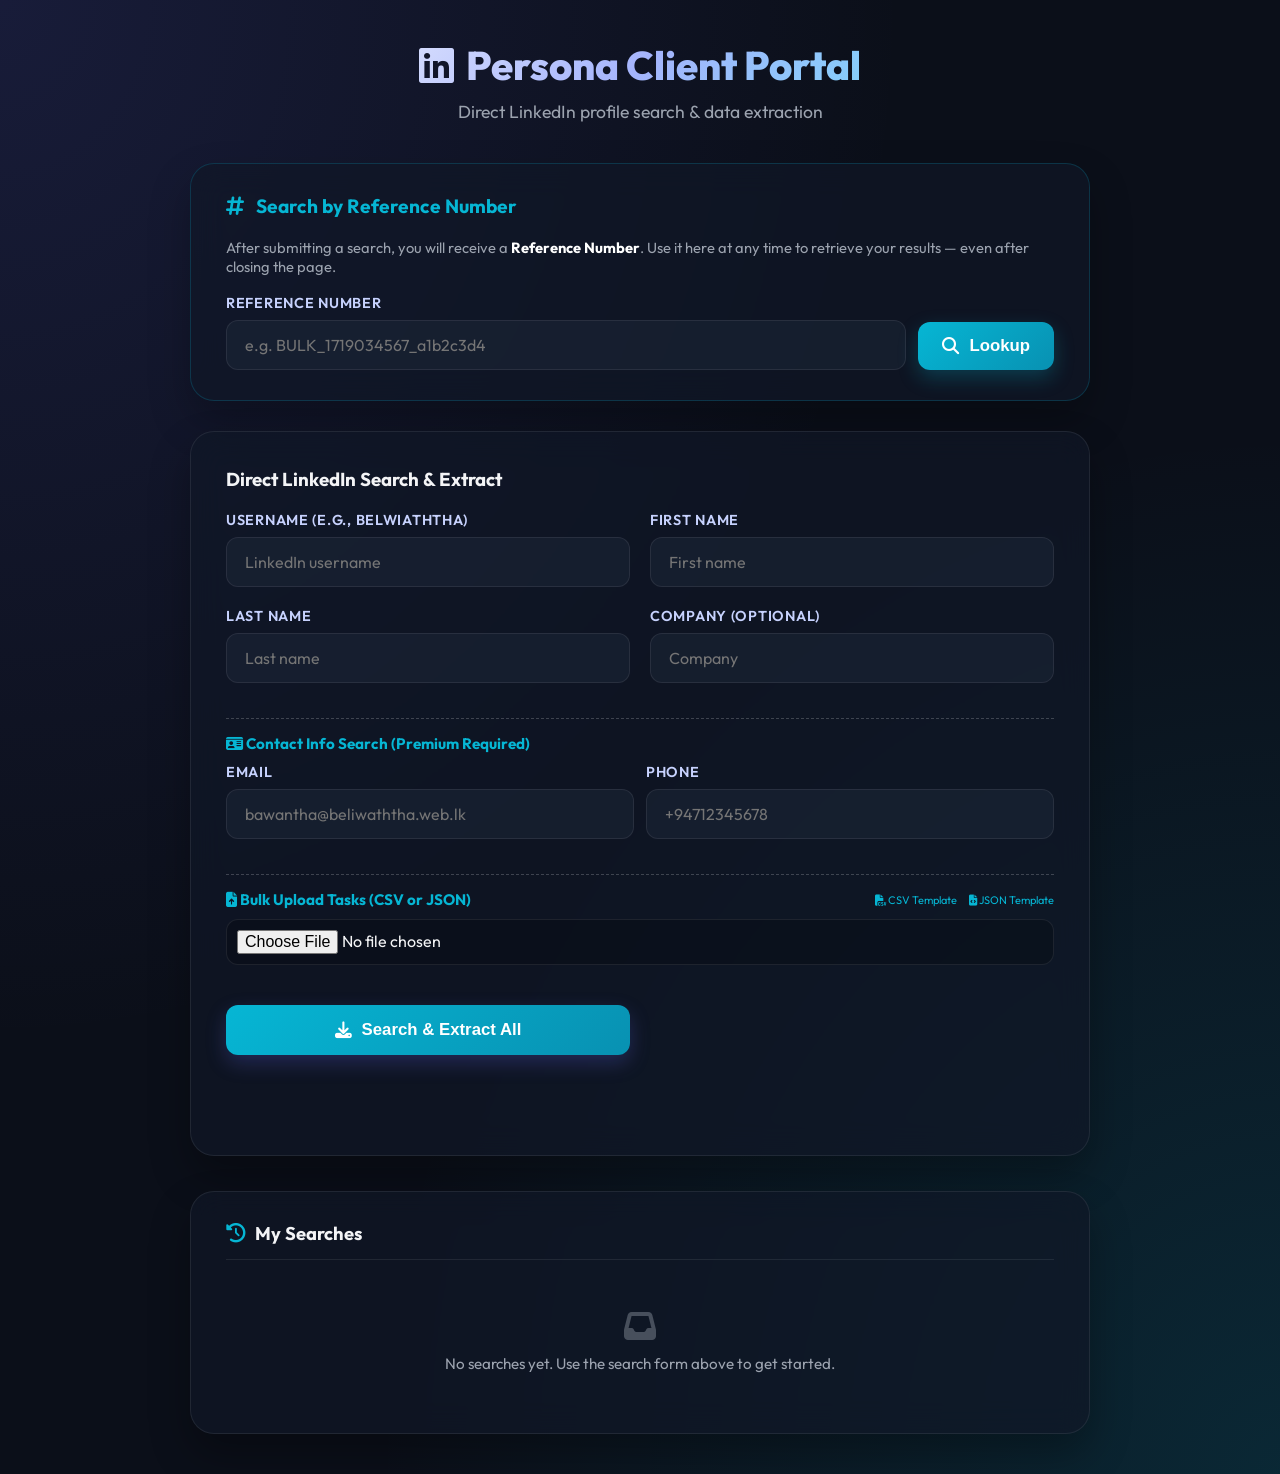
<file: templates/client.html>
<!DOCTYPE html>
<html lang="en">

<head>
    <meta charset="UTF-8">
    <meta name="viewport" content="width=device-width, initial-scale=1.0">
    <title>Client Portal | Persona Profile Retrieval & Verification</title>
    <link rel="stylesheet" href="https://cdnjs.cloudflare.com/ajax/libs/font-awesome/6.5.1/css/all.min.css">
    <link href="https://fonts.googleapis.com/css2?family=Outfit:wght@300;400;500;600;700;800&display=swap"
        rel="stylesheet">
    <style>
        :root {
            --bg-color: #0b0f19;
            --card-bg: rgba(17, 24, 39, 0.7);
            --border-color: rgba(255, 255, 255, 0.08);
            --primary-accent: #6366f1;
            --primary-hover: #4f46e5;
            --secondary-accent: #06b6d4;
            --text-main: #f3f4f6;
            --text-muted: #9ca3af;
            --success-color: #10b981;
            --warning-color: #f59e0b;
            --error-color: #ef4444;
        }

        * {
            margin: 0;
            padding: 0;
            box-sizing: border-box;
        }

        body {
            font-family: 'Outfit', sans-serif;
            background-color: var(--bg-color);
            background-image:
                radial-gradient(at 0% 0%, rgba(99, 102, 241, 0.15) 0px, transparent 50%),
                radial-gradient(at 100% 100%, rgba(6, 182, 212, 0.15) 0px, transparent 50%);
            color: var(--text-main);
            min-height: 100vh;
            display: flex;
            flex-direction: column;
            align-items: center;
            padding: 40px 20px;
            overflow-x: hidden;
        }

        .container {
            width: 100%;
            max-width: 900px;
            z-index: 10;
        }

        header {
            text-align: center;
            margin-bottom: 40px;
            animation: fadeInDown 0.6s ease-out;
        }

        header h1 {
            font-size: 2.5rem;
            font-weight: 800;
            background: linear-gradient(135deg, #fff 0%, #a5b4fc 50%, #67e8f9 100%);
            -webkit-background-clip: text;
            -webkit-text-fill-color: transparent;
            margin-bottom: 10px;
            display: flex;
            align-items: center;
            justify-content: center;
            gap: 12px;
        }

        header p {
            color: var(--text-muted);
            font-size: 1.1rem;
            font-weight: 400;
        }

        /* Tabs */
        .tabs {
            display: flex;
            gap: 12px;
            margin-bottom: 25px;
            border-bottom: 1px solid var(--border-color);
            padding-bottom: 12px;
        }

        .tab-btn {
            background: none;
            border: none;
            color: var(--text-muted);
            font-size: 1.05rem;
            font-weight: 600;
            padding: 8px 16px;
            cursor: pointer;
            border-radius: 8px;
            transition: all 0.3s ease;
        }

        .tab-btn.active {
            background: rgba(99, 102, 241, 0.15);
            color: #c7d2fe;
            box-shadow: inset 0 0 0 1px rgba(99, 102, 241, 0.3);
        }

        .tab-content {
            display: none;
        }

        .tab-content.active {
            display: block;
        }

        .glass-card {
            background: var(--card-bg);
            backdrop-filter: blur(16px);
            -webkit-backdrop-filter: blur(16px);
            border: 1px solid var(--border-color);
            border-radius: 24px;
            padding: 35px;
            box-shadow: 0 20px 40px rgba(0, 0, 0, 0.3);
            margin-bottom: 30px;
            transition: all 0.3s cubic-bezier(0.4, 0, 0.2, 1);
        }

        .input-group-grid {
            display: grid;
            grid-template-columns: 1fr 1fr;
            gap: 20px;
            margin-bottom: 25px;
        }

        @media (max-width: 768px) {
            body {
                padding: 20px 12px;
            }

            .container {
                max-width: 100%;
            }

            header {
                margin-bottom: 25px;
            }

            header h1 {
                font-size: 1.75rem;
                flex-direction: column;
                gap: 6px;
            }

            header p {
                font-size: 0.95rem;
            }

            .glass-card {
                padding: 20px 15px;
                border-radius: 18px;
                margin-bottom: 20px;
            }

            .tabs {
                flex-wrap: wrap;
                gap: 8px;
            }

            .tab-btn {
                flex: 1 1 calc(50% - 6px);
                text-align: center;
                font-size: 0.9rem;
                padding: 12px 10px;
                min-height: 46px;
            }

            .input-group-grid {
                grid-template-columns: 1fr;
                gap: 12px;
            }

            .input-field {
                font-size: 1rem;
                padding: 12px 14px;
                min-height: 48px;
            }

            .btn {
                padding: 14px;
                min-height: 48px;
                font-size: 1rem;
            }

            .profile-header {
                flex-direction: column;
                text-align: center;
                align-items: center;
            }

            .profile-title-details h2 {
                font-size: 1.4rem;
            }

            .avatar {
                width: 75px;
                height: 75px;
                margin: 0 auto 10px;
            }

            .timeline-card {
                padding: 12px;
            }

            .section-header {
                font-size: 1.1rem;
            }
        }

        .input-wrapper {
            display: flex;
            flex-direction: column;
            gap: 8px;
        }

        .input-wrapper label {
            font-size: 0.9rem;
            font-weight: 600;
            color: #c7d2fe;
            text-transform: uppercase;
            letter-spacing: 0.05em;
        }

        .input-field {
            background: rgba(30, 41, 59, 0.5);
            border: 1.5px solid var(--border-color);
            border-radius: 12px;
            padding: 14px 18px;
            color: var(--text-main);
            font-size: 1rem;
            font-family: inherit;
            transition: all 0.3s ease;
        }

        .input-field:focus {
            outline: none;
            border-color: var(--primary-accent);
            box-shadow: 0 0 12px rgba(99, 102, 241, 0.3);
            background: rgba(30, 41, 59, 0.8);
        }

        .btn {
            width: 100%;
            padding: 15px;
            border: none;
            border-radius: 12px;
            font-size: 1.05rem;
            font-weight: 700;
            cursor: pointer;
            display: flex;
            align-items: center;
            justify-content: center;
            gap: 10px;
            transition: all 0.3s cubic-bezier(0.4, 0, 0.2, 1);
        }

        .btn-primary {
            background: linear-gradient(135deg, var(--primary-accent) 0%, var(--primary-hover) 100%);
            color: white;
            box-shadow: 0 8px 20px rgba(99, 102, 241, 0.25);
        }

        .btn-primary:hover {
            transform: translateY(-2px);
            box-shadow: 0 12px 24px rgba(99, 102, 241, 0.4);
        }

        .btn-primary:active {
            transform: translateY(0);
        }

        .btn:disabled {
            opacity: 0.6;
            cursor: not-allowed;
            transform: none !important;
            box-shadow: none !important;
        }

        /* Status Panels */
        .status-panel {
            display: none;
            align-items: center;
            gap: 16px;
            padding: 20px;
            border-radius: 16px;
            margin-bottom: 30px;
            font-weight: 500;
            animation: fadeIn 0.4s ease;
        }

        .status-panel.in_progress {
            display: flex;
            background: rgba(59, 130, 246, 0.15);
            border: 1px solid rgba(59, 130, 246, 0.3);
            color: #93c5fd;
        }

        .status-panel.waiting_delay {
            display: flex;
            background: rgba(245, 158, 11, 0.15);
            border: 1px solid rgba(245, 158, 11, 0.3);
            color: #fde047;
            flex-direction: column;
            align-items: flex-start;
        }

        .status-panel.failed {
            display: flex;
            background: rgba(239, 68, 68, 0.15);
            border: 1px solid rgba(239, 68, 68, 0.3);
            color: #fca5a5;
        }

        .status-panel.info {
            display: flex;
            background: rgba(139, 92, 246, 0.15);
            border: 1px solid rgba(139, 92, 246, 0.3);
            color: #d8b4fe;
            flex-direction: column;
            align-items: flex-start;
            gap: 8px;
        }

        .status-panel.success {
            display: flex;
            background: rgba(16, 185, 129, 0.15);
            border: 1px solid rgba(16, 185, 129, 0.3);
            color: #6ee7b7;
            flex-direction: column;
            align-items: flex-start;
            gap: 10px;
        }

        .status-panel i.spinner {
            animation: spin 1s linear infinite;
        }

        /* Profile Layout */
        .profile-container {
            display: none;
            animation: fadeInUp 0.6s ease-out;
        }

        .profile-header {
            display: flex;
            align-items: center;
            gap: 25px;
            margin-bottom: 30px;
            border-bottom: 1px solid var(--border-color);
            padding-bottom: 25px;
        }

        @media (max-width: 500px) {
            .profile-header {
                flex-direction: column;
                text-align: center;
            }
        }

        .avatar {
            width: 100px;
            height: 100px;
            border-radius: 50%;
            object-fit: cover;
            border: 3px solid var(--secondary-accent);
            box-shadow: 0 8px 16px rgba(0, 0, 0, 0.2);
        }

        .avatar-fallback {
            width: 100px;
            height: 100px;
            border-radius: 50%;
            background: linear-gradient(135deg, var(--primary-accent) 0%, var(--secondary-accent) 100%);
            color: white;
            display: flex;
            align-items: center;
            justify-content: center;
            font-size: 2.2rem;
            font-weight: 800;
            border: 3px solid var(--secondary-accent);
            box-shadow: 0 8px 16px rgba(0, 0, 0, 0.2);
        }

        .profile-title-details h2 {
            font-size: 1.8rem;
            font-weight: 700;
            color: white;
            margin-bottom: 5px;
        }

        .profile-title-details p.headline {
            color: #a5b4fc;
            font-size: 1.05rem;
            margin-bottom: 6px;
        }

        .profile-title-details p.location {
            color: var(--text-muted);
            font-size: 0.9rem;
            display: flex;
            align-items: center;
            gap: 6px;
        }

        .section-title {
            font-size: 1.25rem;
            font-weight: 700;
            color: white;
            margin: 30px 0 15px;
            display: flex;
            align-items: center;
            gap: 10px;
            border-bottom: 1px solid var(--border-color);
            padding-bottom: 8px;
        }

        .section-title i {
            color: var(--secondary-accent);
        }

        .about-box {
            background: rgba(30, 41, 59, 0.4);
            border: 1px solid var(--border-color);
            border-radius: 12px;
            padding: 18px;
            color: #d1d5db;
            font-size: 0.98rem;
            line-height: 1.6;
            white-space: pre-wrap;
        }

        .full-text-box {
            background: rgba(30, 41, 59, 0.3);
            border: 1px solid var(--border-color);
            padding: 16px;
            border-radius: 12px;
            font-family: monospace;
            font-size: 0.85rem;
            white-space: pre-wrap;
            max-height: 400px;
            overflow-y: auto;
            color: #d1d5db;
            margin-top: 10px;
        }

        .btn-json-toggle:hover {
            background: rgba(99, 102, 241, 0.25) !important;
            border-color: var(--primary-accent) !important;
            color: white !important;
        }

        .section-json-box {
            display: none;
            background: rgba(15, 23, 42, 0.6);
            border: 1px solid var(--border-color);
            padding: 12px;
            border-radius: 10px;
            font-family: monospace;
            font-size: 0.8rem;
            color: #818cf8;
            margin-top: 10px;
            white-space: pre-wrap;
            overflow-x: auto;
        }

        .timeline-card {
            background: rgba(30, 41, 59, 0.4);
            border-left: 4px solid var(--primary-accent);
            border-top: 1px solid var(--border-color);
            border-right: 1px solid var(--border-color);
            border-bottom: 1px solid var(--border-color);
            border-radius: 0 12px 12px 0;
            padding: 16px 20px;
            margin-bottom: 15px;
        }

        .timeline-card h4 {
            font-size: 1.1rem;
            font-weight: 600;
            color: white;
        }

        .timeline-card .company {
            color: #a5b4fc;
            font-weight: 500;
            margin: 4px 0;
        }

        .timeline-card .meta {
            color: var(--text-muted);
            font-size: 0.85rem;
            display: flex;
            gap: 15px;
        }

        .export-btn-group {
            display: grid;
            grid-template-columns: repeat(3, 1fr);
            gap: 15px;
            margin-top: 35px;
        }

        @media (max-width: 600px) {
            .export-btn-group {
                grid-template-columns: 1fr;
            }
        }

        .btn-export {
            background: rgba(30, 41, 59, 0.6);
            border: 1px solid var(--border-color);
            color: var(--text-main);
            padding: 12px;
            border-radius: 10px;
            font-size: 0.95rem;
            font-weight: 600;
            display: flex;
            align-items: center;
            justify-content: center;
            gap: 8px;
            cursor: pointer;
            transition: all 0.3s ease;
        }

        .btn-export:hover {
            background: rgba(99, 102, 241, 0.15);
            border-color: var(--primary-accent);
            transform: translateY(-2px);
        }

        .btn-export.pdf-btn:hover {
            background: rgba(239, 68, 68, 0.15);
            border-color: var(--error-color);
        }

        .btn-export.csv-btn:hover {
            background: rgba(16, 185, 129, 0.15);
            border-color: var(--success-color);
        }

        /* Animations */
        @keyframes spin {
            to {
                transform: rotate(360deg);
            }
        }

        @keyframes fadeIn {
            from {
                opacity: 0;
                transform: translateY(-10px);
            }

            to {
                opacity: 1;
                transform: translateY(0);
            }
        }

        @keyframes fadeInDown {
            from {
                opacity: 0;
                transform: translateY(-20px);
            }

            to {
                opacity: 1;
                transform: translateY(0);
            }
        }

        @keyframes fadeInUp {
            from {
                opacity: 0;
                transform: translateY(20px);
            }

            to {
                opacity: 1;
                transform: translateY(0);
            }
        }

        /* Countdown Style */
        .countdown-container {
            display: flex;
            align-items: center;
            gap: 10px;
            margin-top: 8px;
            font-size: 1.1rem;
        }

        .timer-badge {
            background: rgba(245, 158, 11, 0.25);
            color: #fef08a;
            padding: 4px 10px;
            border-radius: 8px;
            font-family: monospace;
            font-weight: 700;
        }

        /* Bulk details styling */
        .bulk-profile-card {
            background: rgba(30, 41, 59, 0.3);
            border: 1px solid var(--border-color);
            border-radius: 16px;
            padding: 20px;
            margin-bottom: 20px;
        }

        .result-card {
            background: rgba(30, 41, 59, 0.5);
            border: 1px solid var(--border-color);
            border-radius: 12px;
            padding: 16px;
            margin-bottom: 12px;
            cursor: pointer;
            transition: all 0.3s ease;
        }

        .result-card:hover {
            border-color: var(--primary-accent);
            box-shadow: 0 4px 12px rgba(99, 102, 241, 0.2);
            background: rgba(30, 41, 59, 0.8);
        }

        /* Reference Number Badge */
        .ref-badge-container {
            display: none;
            background: linear-gradient(135deg, rgba(6, 182, 212, 0.12) 0%, rgba(99, 102, 241, 0.12) 100%);
            border: 1.5px solid rgba(6, 182, 212, 0.35);
            border-radius: 16px;
            padding: 20px 24px;
            margin-top: 20px;
            animation: fadeInUp 0.5s ease-out;
        }

        .ref-badge-container.show {
            display: block;
        }

        .ref-badge-label {
            font-size: 0.78rem;
            font-weight: 700;
            text-transform: uppercase;
            letter-spacing: 0.08em;
            color: var(--secondary-accent);
            margin-bottom: 8px;
            display: flex;
            align-items: center;
            gap: 6px;
        }

        .ref-badge-number {
            font-family: 'Courier New', monospace;
            font-size: 1.05rem;
            font-weight: 800;
            color: white;
            background: rgba(6, 182, 212, 0.15);
            border: 1px solid rgba(6, 182, 212, 0.4);
            border-radius: 10px;
            padding: 10px 16px;
            display: flex;
            align-items: center;
            justify-content: space-between;
            gap: 12px;
            word-break: break-all;
        }

        .ref-copy-btn {
            background: none;
            border: 1px solid rgba(6, 182, 212, 0.4);
            color: var(--secondary-accent);
            cursor: pointer;
            padding: 4px 10px;
            border-radius: 6px;
            font-size: 0.8rem;
            font-family: inherit;
            transition: all 0.2s ease;
            white-space: nowrap;
            flex-shrink: 0;
        }

        .ref-copy-btn:hover {
            background: rgba(6, 182, 212, 0.2);
            color: white;
        }

        .ref-hint {
            font-size: 0.82rem;
            color: var(--text-muted);
            margin-top: 10px;
            line-height: 1.5;
        }

        /* Reference Search Section */
        .ref-search-card {
            background: var(--card-bg);
            backdrop-filter: blur(16px);
            -webkit-backdrop-filter: blur(16px);
            border: 1px solid rgba(6, 182, 212, 0.2);
            border-radius: 24px;
            padding: 30px 35px;
            box-shadow: 0 20px 40px rgba(0, 0, 0, 0.25);
            margin-bottom: 30px;
            margin-top: 8px;
        }

        .ref-search-title {
            display: flex;
            align-items: center;
            gap: 12px;
            margin-bottom: 20px;
        }

        .ref-search-title h3 {
            font-size: 1.2rem;
            font-weight: 700;
            color: var(--secondary-accent);
            margin: 0;
        }

        .ref-input-row {
            display: flex;
            gap: 12px;
            align-items: flex-end;
        }

        .ref-input-row .input-wrapper {
            flex: 1;
        }

        @media (max-width: 600px) {
            .ref-input-row {
                flex-direction: column;
            }

            .ref-input-row .btn {
                width: 100%;
            }
        }

        .btn-ref-search {
            background: linear-gradient(135deg, var(--secondary-accent) 0%, #0891b2 100%);
            color: white;
            box-shadow: 0 8px 20px rgba(6, 182, 212, 0.25);
            white-space: nowrap;
            width: auto;
            padding: 14px 24px;
            flex-shrink: 0;
        }

        .btn-ref-search:hover {
            transform: translateY(-2px);
            box-shadow: 0 12px 24px rgba(6, 182, 212, 0.4);
        }

        /* Reference result status panels */
        .ref-result-panel {
            display: none;
            border-radius: 16px;
            padding: 18px 20px;
            margin-top: 16px;
            font-weight: 500;
            animation: fadeIn 0.4s ease;
        }

        .ref-result-panel.show {
            display: flex;
            flex-direction: column;
            gap: 6px;
        }

        .ref-result-panel.in_progress {
            background: rgba(59, 130, 246, 0.12);
            border: 1px solid rgba(59, 130, 246, 0.3);
            color: #93c5fd;
        }

        .ref-result-panel.failed {
            background: rgba(239, 68, 68, 0.12);
            border: 1px solid rgba(239, 68, 68, 0.3);
            color: #fca5a5;
        }

        .ref-result-panel.not_found {
            background: rgba(245, 158, 11, 0.12);
            border: 1px solid rgba(245, 158, 11, 0.3);
            color: #fde047;
        }

        .ref-result-panel.error {
            background: rgba(239, 68, 68, 0.12);
            border: 1px solid rgba(239, 68, 68, 0.3);
            color: #fca5a5;
        }

        /* ── My Searches History Section ────────────────────────────── */
        .search-history-card {
            background: var(--card-bg);
            backdrop-filter: blur(16px);
            -webkit-backdrop-filter: blur(16px);
            border: 1px solid var(--border-color);
            border-radius: 24px;
            padding: 30px 35px;
            box-shadow: 0 20px 40px rgba(0, 0, 0, 0.3);
            margin-top: 35px;
            animation: fadeInUp 0.5s ease-out;
        }

        .search-history-header {
            display: flex;
            align-items: center;
            justify-content: space-between;
            margin-bottom: 20px;
            padding-bottom: 14px;
            border-bottom: 1px solid var(--border-color);
        }

        .search-history-header h3 {
            font-weight: 700;
            font-size: 1.15rem;
            display: flex;
            align-items: center;
            gap: 10px;
        }

        .search-history-header h3 i {
            color: var(--secondary-accent);
            font-size: 1.2rem;
        }

        .btn-clear-history {
            background: rgba(239, 68, 68, 0.12);
            border: 1px solid rgba(239, 68, 68, 0.25);
            color: #fca5a5;
            font-size: 0.8rem;
            font-weight: 600;
            padding: 6px 14px;
            border-radius: 8px;
            cursor: pointer;
            transition: all 0.2s ease;
        }

        .btn-clear-history:hover {
            background: rgba(239, 68, 68, 0.25);
            border-color: rgba(239, 68, 68, 0.5);
        }

        .history-empty {
            text-align: center;
            color: var(--text-muted);
            padding: 30px 10px;
            font-size: 0.95rem;
        }

        .history-empty i {
            display: block;
            font-size: 2rem;
            margin-bottom: 12px;
            opacity: 0.4;
        }

        .history-item {
            display: flex;
            align-items: center;
            gap: 14px;
            padding: 14px 16px;
            border-radius: 14px;
            border: 1px solid rgba(255, 255, 255, 0.05);
            background: rgba(255, 255, 255, 0.02);
            margin-bottom: 10px;
            transition: all 0.25s ease;
        }

        .history-item:hover {
            background: rgba(255, 255, 255, 0.06);
            border-color: rgba(99, 102, 241, 0.3);
        }

        .history-item-icon {
            width: 42px;
            height: 42px;
            border-radius: 50%;
            display: flex;
            align-items: center;
            justify-content: center;
            font-size: 1rem;
            flex-shrink: 0;
        }

        .history-item-icon.completed {
            background: rgba(16, 185, 129, 0.15);
            color: #6ee7b7;
        }

        .history-item-icon.pending {
            background: rgba(245, 158, 11, 0.15);
            color: #fde68a;
        }

        .history-item-icon.in_progress {
            background: rgba(59, 130, 246, 0.15);
            color: #93c5fd;
        }

        .history-item-icon.failed {
            background: rgba(239, 68, 68, 0.12);
            color: #fca5a5;
        }

        .history-item-icon.queued {
            background: rgba(139, 92, 246, 0.15);
            color: #c4b5fd;
        }

        .history-item-details {
            flex-grow: 1;
            min-width: 0;
        }

        .history-item-name {
            font-weight: 600;
            font-size: 0.95rem;
            color: white;
            white-space: nowrap;
            overflow: hidden;
            text-overflow: ellipsis;
        }

        .history-item-meta {
            display: flex;
            align-items: center;
            gap: 10px;
            font-size: 0.78rem;
            color: var(--text-muted);
            margin-top: 3px;
        }

        .history-status-badge {
            display: inline-flex;
            align-items: center;
            gap: 4px;
            font-size: 0.72rem;
            font-weight: 600;
            padding: 2px 8px;
            border-radius: 6px;
            text-transform: uppercase;
            letter-spacing: 0.04em;
        }

        .history-status-badge.completed {
            background: rgba(16, 185, 129, 0.15);
            color: #6ee7b7;
        }

        .history-status-badge.pending,
        .history-status-badge.queued {
            background: rgba(245, 158, 11, 0.12);
            color: #fde68a;
        }

        .history-status-badge.in_progress {
            background: rgba(59, 130, 246, 0.12);
            color: #93c5fd;
        }

        .history-status-badge.failed {
            background: rgba(239, 68, 68, 0.1);
            color: #fca5a5;
        }

        .btn-history-view {
            background: rgba(99, 102, 241, 0.12);
            border: 1px solid rgba(99, 102, 241, 0.3);
            color: #c7d2fe;
            font-size: 0.78rem;
            font-weight: 600;
            padding: 6px 14px;
            border-radius: 8px;
            cursor: pointer;
            transition: all 0.2s ease;
            white-space: nowrap;
            flex-shrink: 0;
        }

        .btn-history-view:hover {
            background: rgba(99, 102, 241, 0.25);
            transform: translateY(-1px);
        }

        .btn-history-view:disabled {
            opacity: 0.4;
            cursor: not-allowed;
            transform: none;
        }

        .queue-position-badge {
            display: inline-flex;
            align-items: center;
            gap: 5px;
            background: rgba(139, 92, 246, 0.15);
            border: 1px solid rgba(139, 92, 246, 0.3);
            color: #c4b5fd;
            font-size: 0.82rem;
            font-weight: 600;
            padding: 4px 12px;
            border-radius: 8px;
            margin-top: 6px;
        }

        @keyframes fadeInUp {
            from {
                opacity: 0;
                transform: translateY(20px);
            }

            to {
                opacity: 1;
                transform: translateY(0);
            }
        }
    </style>
</head>

<body>
    <div class="container">
        <header>
            <h1><i class="fab fa-linkedin" style="color:#0a66c2;"></i> Persona Client Portal</h1>
            <p>Direct LinkedIn profile search & data extraction</p>
        </header>

        <!-- Reference Number Search Section -->
        <div class="ref-search-card">
            <div class="ref-search-title">
                <i class="fas fa-hashtag" style="color:var(--secondary-accent); font-size:1.3rem;"></i>
                <h3>Search by Reference Number</h3>
            </div>
            <p style="color:var(--text-muted); font-size:0.92rem; margin-bottom:18px;">
                After submitting a search, you will receive a <strong style="color:white;">Reference Number</strong>.
                Use it here at any time to retrieve your results — even after closing the page.
            </p>
            <div class="ref-input-row">
                <div class="input-wrapper">
                    <label>Reference Number</label>
                    <input type="text" id="refNumberInput" class="input-field"
                        placeholder="e.g. BULK_1719034567_a1b2c3d4"
                        onkeydown="if(event.key==='Enter') lookupByReference()">
                </div>
                <button id="btnRefLookup" class="btn btn-ref-search" onclick="lookupByReference()">
                    <i class="fas fa-search"></i> Lookup
                </button>
            </div>
            <!-- Status / result feedback -->
            <div id="refResultPanel" class="ref-result-panel"></div>
        </div>

        <!-- Direct Search -->
        <div id="tabDirectSearch">
            <div class="glass-card">
                <h3 style="margin-bottom:20px;font-weight:700;">Direct LinkedIn Search & Extract</h3>
                <div class="input-group-grid">
                    <div class="input-wrapper">
                        <label>Username (e.g., belwiaththa)</label>
                        <input type="text" id="usernameKeyword" class="input-field" placeholder="LinkedIn username">
                    </div>
                    <div class="input-wrapper">
                        <label>First Name</label>
                        <input type="text" id="firstName" class="input-field" placeholder="First name">
                    </div>
                    <div class="input-wrapper">
                        <label>Last Name</label>
                        <input type="text" id="lastName" class="input-field" placeholder="Last name">
                    </div>
                    <div class="input-wrapper">
                        <label>Company (optional)</label>
                        <input type="text" id="company" class="input-field" placeholder="Company">
                    </div>

                    <div
                        style="margin-top: 15px; border-top: 1px dashed rgba(255,255,255,0.2); padding-top: 15px; width: 100%; grid-column: 1 / -1;">
                        <h4 style="color:var(--secondary-accent); margin-bottom: 10px; font-size: 0.95rem;"><i
                                class="fas fa-id-card"></i> Contact Info Search (Premium Required)</h4>
                        <div style="display:flex; gap:12px; flex-wrap:wrap;">
                            <div class="input-wrapper" style="flex:1;">
                                <label>Email</label>
                                <input type="email" id="contactEmail" class="input-field"
                                    placeholder="bawantha@beliwaththa.web.lk">
                            </div>
                            <div class="input-wrapper" style="flex:1;">
                                <label>Phone</label>
                                <input type="text" id="contactPhone" class="input-field" placeholder="+94712345678">
                            </div>
                        </div>
                    </div>
                    <div
                        style="margin-top: 15px; border-top: 1px dashed rgba(255,255,255,0.2); padding-top: 15px; width: 100%; grid-column: 1 / -1;">
                        <div
                            style="display:flex; justify-content:space-between; align-items:center; margin-bottom: 10px;">
                            <h4 style="color:var(--secondary-accent); margin: 0; font-size: 0.95rem;"><i
                                    class="fas fa-file-upload"></i> Bulk Upload Tasks (CSV or JSON)</h4>
                            <div style="font-size: 11px;">
                                <a href="data:text/csv;charset=utf-8,query%0Ahttps://linkedin.com/in/beliwaththa%0ABawantha%20Beliwaththa"
                                    download="template.csv"
                                    style="color:var(--secondary-accent); text-decoration: none; margin-right: 10px;"><i
                                        class="fas fa-file-csv"></i> CSV Template</a>
                                <a href="data:application/json;charset=utf-8,%5B%0A%20%20%22https://linkedin.com/in/beliwaththa%22%2C%0A%20%20%22Bawantha%20Beliwaththa%22%0A%5D"
                                    download="template.json"
                                    style="color:var(--secondary-accent); text-decoration: none;"><i
                                        class="fas fa-file-code"></i> JSON Template</a>
                            </div>
                        </div>
                        <div style="display:flex; gap:12px; align-items: center; flex-wrap:wrap;">
                            <input type="file" id="clientUploadFile" accept=".csv,.json" class="input-field"
                                style="flex:1; padding: 10px; background: rgba(0,0,0,0.2);">
                        </div>
                    </div>

                    <button id="btnDirectSearchExtract" class="btn btn-primary" onclick="searchAndExtract()"
                        style="background: linear-gradient(135deg, var(--secondary-accent) 0%, #0891b2 100%); margin-top: 20px;">
                        <i class="fas fa-download"></i> Search & Extract All
                    </button>
                    <button id="btnQueueAnother" class="btn" onclick="prepareNextSearch()"
                        style="display:none; background: rgba(99,102,241,0.15); color: #c7d2fe; border: 1px solid rgba(99,102,241,0.4); margin-top: 20px; margin-left: 10px;">
                        <i class="fas fa-plus"></i> Queue Another Search
                    </button>
                    <div id="searchStatus" style="margin-top: 15px;"></div>
                    <!-- Reference Number Badge (shown after search starts) -->
                    <div id="refBadgeContainer" class="ref-badge-container">
                        <div class="ref-badge-label"><i class="fas fa-bookmark"></i> Your Reference Number</div>
                        <div class="ref-badge-number">
                            <span id="refBadgeNumber">—</span>
                            <button class="ref-copy-btn" onclick="copyRefNumber()" title="Copy to clipboard">
                                <i class="fas fa-copy"></i> Copy
                            </button>
                        </div>
                        <p class="ref-hint">
                            <i class="fas fa-info-circle" style="color:var(--secondary-accent);"></i>
                            Save this number. You can use it on the <strong>"Search by Reference Number"</strong>
                            section
                            above to retrieve your results anytime — even after closing this page.
                        </p>
                    </div>
                    <div id="searchResultsList" style="margin-top:20px;"></div>
                </div>
            </div>

            <!-- Scraped Data Results Display -->
            <div id="profileResult" class="glass-card profile-container">
                <div class="profile-header" id="profileHeader">
                    <!-- Injected dynamically -->
                </div>

                <!-- About Section -->
                <div id="aboutSection" style="display:none; margin-bottom: 20px;">
                    <div class="section-title" style="display:flex; justify-content:space-between; align-items:center;">
                        <span><i class="fas fa-user-circle"></i> About</span>
                        <button class="btn-json-toggle" onclick="toggleSectionJson('about', this)"
                            style="background:rgba(99,102,241,0.1); border:1px solid rgba(99,102,241,0.3); color:#c7d2fe; font-size:0.8rem; cursor:pointer; font-weight:600; padding:3px 8px; border-radius:6px; transition:0.2s;"><i
                                class="fas fa-code"></i> JSON</button>
                    </div>
                    <div class="about-box" id="aboutText"></div>
                    <pre class="section-json-box" id="aboutJson"></pre>
                </div>

                <!-- Current Job Section -->
                <div id="currentJobSection" style="display:none; margin-bottom: 20px;">
                    <div class="section-title" style="display:flex; justify-content:space-between; align-items:center;">
                        <span><i class="fas fa-briefcase"></i> Current Position</span>
                        <button class="btn-json-toggle" onclick="toggleSectionJson('current_job', this)"
                            style="background:rgba(99,102,241,0.1); border:1px solid rgba(99,102,241,0.3); color:#c7d2fe; font-size:0.8rem; cursor:pointer; font-weight:600; padding:3px 8px; border-radius:6px; transition:0.2s;"><i
                                class="fas fa-code"></i> JSON</button>
                    </div>
                    <div id="currentJobContainer"></div>
                    <pre class="section-json-box" id="current_jobJson"></pre>
                </div>

                <!-- Experience Section -->
                <div id="experienceSection" style="display:none; margin-bottom: 20px;">
                    <div class="section-title" style="display:flex; justify-content:space-between; align-items:center;">
                        <span><i class="fas fa-history"></i> Experience History</span>
                        <button class="btn-json-toggle" onclick="toggleSectionJson('experience', this)"
                            style="background:rgba(99,102,241,0.1); border:1px solid rgba(99,102,241,0.3); color:#c7d2fe; font-size:0.8rem; cursor:pointer; font-weight:600; padding:3px 8px; border-radius:6px; transition:0.2s;"><i
                                class="fas fa-code"></i> JSON</button>
                    </div>
                    <div id="experienceContainer"></div>
                    <pre class="section-json-box" id="experienceJson"></pre>
                </div>

                <!-- Qualifications Section -->
                <div id="qualificationsSection" style="display:none; margin-bottom: 20px;">
                    <div class="section-title" style="display:flex; justify-content:space-between; align-items:center;">
                        <span><i class="fas fa-graduation-cap"></i> Qualifications</span>
                        <button class="btn-json-toggle" onclick="toggleSectionJson('qualifications', this)"
                            style="background:rgba(99,102,241,0.1); border:1px solid rgba(99,102,241,0.3); color:#c7d2fe; font-size:0.8rem; cursor:pointer; font-weight:600; padding:3px 8px; border-radius:6px; transition:0.2s;"><i
                                class="fas fa-code"></i> JSON</button>
                    </div>
                    <div id="qualificationsContainer"></div>
                    <pre class="section-json-box" id="qualificationsJson"></pre>
                </div>

                <!-- Certifications Section -->
                <div id="certificationsSection" style="display:none; margin-bottom: 20px;">
                    <div class="section-title" style="display:flex; justify-content:space-between; align-items:center;">
                        <span><i class="fas fa-certificate"></i> Certifications</span>
                        <button class="btn-json-toggle" onclick="toggleSectionJson('certifications', this)"
                            style="background:rgba(99,102,241,0.1); border:1px solid rgba(99,102,241,0.3); color:#c7d2fe; font-size:0.8rem; cursor:pointer; font-weight:600; padding:3px 8px; border-radius:6px; transition:0.2s;"><i
                                class="fas fa-code"></i> JSON</button>
                    </div>
                    <div id="certificationsContainer"></div>
                    <pre class="section-json-box" id="certificationsJson"></pre>
                </div>

                <!-- Skills Section -->
                <div id="skillsSection" style="display:none; margin-bottom: 20px;">
                    <div class="section-title" style="display:flex; justify-content:space-between; align-items:center;">
                        <span><i class="fas fa-tools"></i> Skills</span>
                        <button class="btn-json-toggle" onclick="toggleSectionJson('skills', this)"
                            style="background:rgba(99,102,241,0.1); border:1px solid rgba(99,102,241,0.3); color:#c7d2fe; font-size:0.8rem; cursor:pointer; font-weight:600; padding:3px 8px; border-radius:6px; transition:0.2s;"><i
                                class="fas fa-code"></i> JSON</button>
                    </div>
                    <div id="skillsContainer"></div>
                    <pre class="section-json-box" id="skillsJson"></pre>
                </div>

                <!-- Languages Section -->
                <div id="languagesSection" style="display:none; margin-bottom: 20px;">
                    <div class="section-title" style="display:flex; justify-content:space-between; align-items:center;">
                        <span><i class="fas fa-language"></i> Languages</span>
                        <button class="btn-json-toggle" onclick="toggleSectionJson('languages', this)"
                            style="background:rgba(99,102,241,0.1); border:1px solid rgba(99,102,241,0.3); color:#c7d2fe; font-size:0.8rem; cursor:pointer; font-weight:600; padding:3px 8px; border-radius:6px; transition:0.2s;"><i
                                class="fas fa-code"></i> JSON</button>
                    </div>
                    <div id="languagesContainer"></div>
                    <pre class="section-json-box" id="languagesJson"></pre>
                </div>

                <!-- Volunteer Section -->
                <div id="volunteerSection" style="display:none; margin-bottom: 20px;">
                    <div class="section-title" style="display:flex; justify-content:space-between; align-items:center;">
                        <span><i class="fas fa-hands-helping"></i> Volunteer Experience</span>
                        <button class="btn-json-toggle" onclick="toggleSectionJson('volunteer', this)"
                            style="background:rgba(99,102,241,0.1); border:1px solid rgba(99,102,241,0.3); color:#c7d2fe; font-size:0.8rem; cursor:pointer; font-weight:600; padding:3px 8px; border-radius:6px; transition:0.2s;"><i
                                class="fas fa-code"></i> JSON</button>
                    </div>
                    <div id="volunteerContainer"></div>
                    <pre class="section-json-box" id="volunteerJson"></pre>
                </div>

                <!-- Honors Section -->
                <div id="honorsSection" style="display:none; margin-bottom: 20px;">
                    <div class="section-title" style="display:flex; justify-content:space-between; align-items:center;">
                        <span><i class="fas fa-trophy"></i> Honors &amp; Awards</span>
                        <button class="btn-json-toggle" onclick="toggleSectionJson('honors', this)"
                            style="background:rgba(99,102,241,0.1); border:1px solid rgba(99,102,241,0.3); color:#c7d2fe; font-size:0.8rem; cursor:pointer; font-weight:600; padding:3px 8px; border-radius:6px; transition:0.2s;"><i
                                class="fas fa-code"></i> JSON</button>
                    </div>
                    <div id="honorsContainer"></div>
                    <pre class="section-json-box" id="honorsJson"></pre>
                </div>

                <!-- Recommendations Section -->
                <div id="recommendationsSection" style="display:none; margin-bottom: 20px;">
                    <div class="section-title" style="display:flex; justify-content:space-between; align-items:center;">
                        <span><i class="fas fa-star"></i> Recommendations</span>
                        <button class="btn-json-toggle" onclick="toggleSectionJson('recommendations', this)"
                            style="background:rgba(99,102,241,0.1); border:1px solid rgba(99,102,241,0.3); color:#c7d2fe; font-size:0.8rem; cursor:pointer; font-weight:600; padding:3px 8px; border-radius:6px; transition:0.2s;"><i
                                class="fas fa-code"></i> JSON</button>
                    </div>
                    <div id="recommendationsContainer"></div>
                    <pre class="section-json-box" id="recommendationsJson"></pre>
                </div>

                <!-- Full Page Text / Big Description Section -->
                <div id="fullTextSection" style="display:none; margin-bottom: 20px;">
                    <div class="section-title" style="display:flex; justify-content:space-between; align-items:center;">
                        <span><i class="fas fa-file-alt"></i> Full Profile Raw Text</span>
                        <button class="btn-json-toggle" onclick="toggleSectionJson('full_text', this)"
                            style="background:rgba(99,102,241,0.1); border:1px solid rgba(99,102,241,0.3); color:#c7d2fe; font-size:0.8rem; cursor:pointer; font-weight:600; padding:3px 8px; border-radius:6px; transition:0.2s;"><i
                                class="fas fa-code"></i> JSON</button>
                    </div>
                    <div class="full-text-box" id="fullTextContent"></div>
                    <pre class="section-json-box" id="full_textJson"></pre>
                </div>

                <!-- Export Options -->
                <div class="export-btn-group">
                    <button class="btn-export" onclick="exportJSON()"><i class="fas fa-file-code"></i> Export
                        JSON</button>
                    <button class="btn-export csv-btn" onclick="exportCSV()"><i class="fas fa-file-csv"></i> Download
                        CSV</button>
                    <button class="btn-export pdf-btn" onclick="exportPDF()"><i class="fas fa-file-pdf"></i> Download
                        PDF</button>
                </div>
            </div>

            <!-- Bulk Results Display -->
            <div id="bulkResult" class="glass-card profile-container">
                <h2 style="margin-bottom:20px;border-bottom:2px solid var(--secondary-accent);padding-bottom:10px;"><i
                        class="fas fa-layer-group"></i> Bulk PERSONA Scraping Results</h2>
                <div id="bulkProfilesContainer"></div>

                <div class="export-btn-group">
                    <button class="btn-export" onclick="exportBulkJSON()"><i class="fas fa-file-code"></i> Export JSON
                        (All)</button>
                    <button class="btn-export csv-btn" onclick="exportBulkCSV()"><i class="fas fa-file-csv"></i>
                        Download CSV (All)</button>
                    <button class="btn-export pdf-btn" onclick="exportBulkPDF()"><i class="fas fa-file-pdf"></i>
                        Download PDF (All)</button>
                </div>
            </div>
        </div>

        <!-- ═══════ My Searches History Section ═══════ -->
        <div class="search-history-card" id="searchHistorySection">
            <div class="search-history-header">
                <h3><i class="fas fa-clock-rotate-left"></i> My Searches</h3>
                <button class="btn-clear-history" onclick="clearSearchHistory()" id="btnClearHistory"
                    style="display:none;">
                    <i class="fas fa-trash-alt"></i> Clear History
                </button>
            </div>
            <div id="searchHistoryList">
                <div class="history-empty">
                    <i class="fas fa-inbox"></i>
                    No searches yet. Use the search form above to get started.
                </div>
            </div>
        </div>

        <script>
            let activeProfileData = null;
            let activeBulkData = null;

            function escapeHtml(text) {
                if (!text) return '';
                const div = document.createElement('div');
                div.textContent = text;
                return div.innerHTML;
            }

            // --- DIRECT SEARCH & EXTRACT ---
            function showSearchError(msg) {
                const statusDiv = document.getElementById('searchStatus');
                statusDiv.innerHTML = `<div class="status-panel failed" style="display:flex; padding: 10px; margin-bottom: 0;"><i class="fas fa-exclamation-triangle"></i><div>${msg}</div></div>`;
                setTimeout(() => { statusDiv.innerHTML = ''; }, 5000);
            }
            function showSearchSuccess(msg) {
                const statusDiv = document.getElementById('searchStatus');
                statusDiv.innerHTML = `<div class="status-panel success" style="display:flex; padding: 10px; margin-bottom: 0; align-items:center; flex-direction:row;"><i class="fas fa-check-circle" style="color:var(--success-color);"></i><div>${msg}</div></div>`;
                setTimeout(() => { statusDiv.innerHTML = ''; }, 5000);
            }
            function showSearchInfo(msg) {
                const statusDiv = document.getElementById('searchStatus');
                statusDiv.innerHTML = `<div class="status-panel in_progress" style="display:flex; padding: 10px; margin-bottom: 0; align-items:center; flex-direction:row;"><i class="fas fa-info-circle"></i><div>${msg}</div></div>`;
            }



            let currentPollInterval = null;
            let currentRefNumber = null;

            function showRefBadge(refNum) {
                if (!refNum) return;
                currentRefNumber = refNum;
                document.getElementById('refBadgeNumber').textContent = refNum;
                document.getElementById('refBadgeContainer').classList.add('show');
            }

            function copyRefNumber() {
                if (!currentRefNumber) return;
                navigator.clipboard.writeText(currentRefNumber).then(() => {
                    const btn = document.querySelector('.ref-copy-btn');
                    const orig = btn.innerHTML;
                    btn.innerHTML = '<i class="fas fa-check"></i> Copied!';
                    btn.style.color = 'var(--success-color)';
                    setTimeout(() => { btn.innerHTML = orig; btn.style.color = ''; }, 2000);
                }).catch(() => {
                    // Fallback for older browsers
                    const el = document.createElement('textarea');
                    el.value = currentRefNumber;
                    document.body.appendChild(el);
                    el.select();
                    document.execCommand('copy');
                    document.body.removeChild(el);
                });
            }

            async function searchAndExtract() {
                const fileInput = document.getElementById('clientUploadFile');
                if (fileInput && fileInput.files.length > 0) {
                    await clientUploadFile(true);
                    return;
                }

                const username = document.getElementById('usernameKeyword').value.trim();
                let firstName = document.getElementById('firstName').value.trim();
                let lastName = document.getElementById('lastName').value.trim();
                const company = document.getElementById('company').value.trim();
                const contactEmail = document.getElementById('contactEmail') ? document.getElementById('contactEmail').value.trim() : '';
                const contactPhone = document.getElementById('contactPhone') ? document.getElementById('contactPhone').value.trim() : '';

                const btn = document.getElementById('btnDirectSearchExtract');

                if (contactEmail || contactPhone) {
                    btn.disabled = true;
                    btn.innerHTML = '<i class="fas fa-spinner spinner"></i> Searching Contact...';
                    showSearchInfo('<i class="fas fa-id-card"></i> Searching Contact Info (Requires Premium)...');

                    try {
                        const res = await fetch('/api/scraper/search-contact-info', {
                            method: 'POST', headers: { 'Content-Type': 'application/json' },
                            body: JSON.stringify({ email: contactEmail, phone: contactPhone })
                        });
                        const data = await res.json();
                        if (res.status === 403 && data.error === 'PREMIUM_REQUIRED') {
                            showSearchError(`⚠️ ${data.message}`);
                        } else if (data.success) {
                            if (data.results && data.results.length > 0) {
                                const url = data.results[0].profile_url;
                                const bRes = await fetch('/api/client/scrape', {
                                    method: 'POST', headers: { 'Content-Type': 'application/json' },
                                    body: JSON.stringify({ name: url }) // Queue the found URL
                                });
                                const bData = await bRes.json();
                                if (bData.status === 'queued' || bData.status === 'pending' || bData.status === 'in_progress') {
                                    const searchName = contactEmail || contactPhone;
                                    showSearchInfo('<i class="fas fa-layer-group"></i> <strong>Found contact & Queued</strong> — waiting for results...');
                                    addToSearchHistory(searchName, bData.reference_number, 'queued');
                                    if (currentPollInterval) clearInterval(currentPollInterval);
                                    currentPollInterval = setInterval(() => pollScrapeStatus(searchName, btn, bData.reference_number), 4000);
                                    document.getElementById('btnQueueAnother').style.display = 'inline-block';
                                } else if (bData.cached) {
                                    const searchName = contactEmail || contactPhone;
                                    renderBulkProfiles(bData.profiles, searchName);
                                    showSearchSuccess(`Loaded contact profile from cache.`);
                                    addToSearchHistory(searchName, bData.reference_number, 'completed', { profiles_count: bData.profiles.length });
                                    btn.disabled = false;
                                    btn.innerHTML = '<i class="fas fa-download"></i> Search &amp; Extract All';
                                } else {
                                    showSearchError('Error queuing found profile: ' + (bData.error || 'Unknown'));
                                }
                            } else {
                                showSearchError('No matches found for that contact info.');
                            }
                        } else {
                            showSearchError('Error: ' + data.error);
                        }
                    } catch (e) {
                        showSearchError('Network error: ' + e.message);
                    } finally {
                        if (!currentPollInterval && btn.disabled && btn.innerHTML.includes('Searching')) {
                            btn.disabled = false;
                            btn.innerHTML = '<i class="fas fa-download"></i> Search &amp; Extract All';
                        }
                    }
                    return;
                }

                if (username) { firstName = username; lastName = ''; }
                if (!firstName && !lastName) { showSearchError('Please provide a Username, Name, Contact Info, OR upload a file to search.'); return; }

                btn.disabled = true;
                btn.innerHTML = '<i class="fas fa-spinner spinner"></i> Adding to queue...';
                showSearchInfo('<i class="fas fa-layer-group"></i> Adding to Task Bucket queue...');

                const searchName = firstName || lastName ? `${firstName} ${lastName}`.trim() : username;

                try {
                    const res = await fetch('/api/client/scrape', {
                        method: 'POST',
                        headers: { 'Content-Type': 'application/json' },
                        body: JSON.stringify({ name: searchName })
                    });
                    const data = await res.json();

                    if (res.status === 200 && data.cached) {
                        // Already in DB — show immediately
                        renderBulkProfiles(data.profiles, searchName);
                        showSearchSuccess(`Loaded ${data.profiles.length} profiles from cache.`);
                        if (data.reference_number) showRefBadge(data.reference_number);
                        addToSearchHistory(searchName, data.reference_number, 'completed', { profiles_count: data.profiles.length });
                        btn.disabled = false;
                        btn.innerHTML = '<i class="fas fa-download"></i> Search &amp; Extract All';

                    } else if (res.status === 202 && data.status === 'queued') {
                        // Successfully added to bucket
                        const taskId = data.reference_number;
                        if (taskId) showRefBadge(taskId);
                        showSearchInfo('<i class="fas fa-layer-group"></i> <strong>Queued in Task Bucket</strong> — the worker will process it automatically. Results will appear here when done.');
                        btn.innerHTML = '<i class="fas fa-clock"></i> Waiting in queue...';
                        addToSearchHistory(searchName, taskId, 'queued');
                        if (currentPollInterval) clearInterval(currentPollInterval);
                        currentPollInterval = setInterval(() => pollScrapeStatus(searchName, btn, taskId), 4000);
                        document.getElementById('btnQueueAnother').style.display = 'inline-block';

                    } else if (res.status === 202 && (data.status === 'pending' || data.status === 'in_progress')) {
                        // Already queued/running in bucket
                        const taskId = data.reference_number;
                        if (taskId) showRefBadge(taskId);
                        showSearchInfo('<i class="fas fa-layer-group"></i> Already in Task Bucket — checking progress...');
                        btn.innerHTML = '<i class="fas fa-clock"></i> Processing...';
                        addToSearchHistory(searchName, taskId, data.status);
                        if (currentPollInterval) clearInterval(currentPollInterval);
                        currentPollInterval = setInterval(() => pollScrapeStatus(searchName, btn, taskId), 4000);
                        document.getElementById('btnQueueAnother').style.display = 'inline-block';

                    } else if (res.status === 401) {
                        showSearchError('<i class="fas fa-lock"></i> LinkedIn session not authenticated. Please contact the admin.');
                        btn.disabled = false;
                        btn.innerHTML = '<i class="fas fa-download"></i> Search &amp; Extract All';

                    } else {
                        showSearchError(data.error || 'Failed to queue task');
                        btn.disabled = false;
                        btn.innerHTML = '<i class="fas fa-download"></i> Search &amp; Extract All';
                    }
                } catch (e) {
                    showSearchError('Error: ' + e.message);
                    btn.disabled = false;
                    btn.innerHTML = '<i class="fas fa-download"></i> Search &amp; Extract All';
                }
            }

            async function clientUploadFile(isMainButton = false) {
                const fileInput = document.getElementById('clientUploadFile');
                if (!fileInput.files.length) {
                    showSearchError('Please select a CSV or JSON file first.');
                    return;
                }
                const file = fileInput.files[0];
                const formData = new FormData();
                formData.append('file', file);

                const btn = isMainButton ? document.getElementById('btnDirectSearchExtract') : document.getElementById('btnClientUpload');
                if (!btn) return;

                btn.disabled = true;
                const originalText = btn.innerHTML;
                btn.innerHTML = '<i class="fas fa-spinner spinner"></i> Uploading...';
                showSearchInfo('<i class="fas fa-upload"></i> Uploading file to task bucket...');

                try {
                    const res = await fetch('/api/bucket/upload', {
                        method: 'POST',
                        body: formData
                    });
                    const data = await res.json();
                    if (data.success) {
                        showSearchSuccess(`✅ ${data.message} They will be processed automatically.`);
                        fileInput.value = ''; // Reset input
                    } else {
                        showSearchError('Upload error: ' + data.error);
                    }
                } catch (e) {
                    showSearchError('Network error: ' + e.message);
                } finally {
                    btn.disabled = false;
                    btn.innerHTML = originalText;
                }
            }

            async function pollScrapeStatus(name, btn, taskId) {
                try {
                    // Poll by task_id (most accurate) or fall back to name
                    let url = '/api/client/scrape-status?name=' + encodeURIComponent(name);
                    if (taskId && !taskId.startsWith('cached_')) {
                        url = '/api/client/scrape-status?task_id=' + encodeURIComponent(taskId) + '&name=' + encodeURIComponent(name);
                    }
                    const res = await fetch(url);
                    const data = await res.json();

                    if (res.status === 202 && data.status === 'pending') {
                        const pos = data.queue_position || '?';
                        const total = data.queue_total || '?';
                        let posHtml = '';
                        if (pos > 1) {
                            posHtml = `<br><span class="queue-position-badge"><i class="fas fa-layer-group"></i> Position ${pos} of ${total} in queue</span>`;
                        } else {
                            posHtml = `<br><span class="queue-position-badge"><i class="fas fa-layer-group"></i> Next in queue (${total} total)</span>`;
                        }
                        showSearchInfo(`<i class="fas fa-clock"></i> <strong>Queued</strong> — waiting for current task to finish...${posHtml}`);
                        btn.innerHTML = `<i class="fas fa-clock"></i> Queue #${pos}`;
                        updateSearchHistory(name, 'pending', taskId, { queue_position: pos, queue_total: total });

                    } else if (res.status === 202 && data.status === 'in_progress') {
                        showSearchInfo('<i class="fas fa-spinner spinner"></i> <strong>Scraping now</strong> — the worker is extracting LinkedIn profiles...');
                        btn.innerHTML = '<i class="fas fa-spinner spinner"></i> Scraping...';
                        updateSearchHistory(name, 'in_progress', taskId);

                    } else if (res.status === 200 && data.status === 'completed') {
                        clearInterval(currentPollInterval);
                        currentPollInterval = null;
                        renderBulkProfiles(data.profiles, name);
                        showSearchSuccess(`✅ Done! ${data.profiles.length} profile(s) extracted successfully.`);
                        btn.disabled = false;
                        btn.innerHTML = '<i class="fas fa-download"></i> Search &amp; Extract All';
                        document.getElementById('btnQueueAnother').style.display = 'none';
                        updateSearchHistory(name, 'completed', taskId, { profiles_count: data.profiles.length });

                    } else if (data.status === 'failed') {
                        clearInterval(currentPollInterval);
                        currentPollInterval = null;
                        showSearchError('❌ Scrape failed: ' + (data.error || 'Unknown error'));
                        btn.disabled = false;
                        btn.innerHTML = '<i class="fas fa-download"></i> Search &amp; Extract All';
                        document.getElementById('btnQueueAnother').style.display = 'none';
                        updateSearchHistory(name, 'failed', taskId, { error: data.error });

                    } else {
                        clearInterval(currentPollInterval);
                        currentPollInterval = null;
                        showSearchError(data.error || 'Scrape failed or returned empty.');
                        btn.disabled = false;
                        btn.innerHTML = '<i class="fas fa-download"></i> Search &amp; Extract All';
                        document.getElementById('btnQueueAnother').style.display = 'none';
                        updateSearchHistory(name, 'failed', taskId);
                    }
                } catch (e) {
                    console.error('Polling error', e);
                }
            }

            function prepareNextSearch() {
                // Clear the active UI poll so it stops updating the main area
                if (currentPollInterval) {
                    clearInterval(currentPollInterval);
                    currentPollInterval = null;
                }

                // Clear the inputs
                document.getElementById('usernameKeyword').value = '';
                document.getElementById('firstName').value = '';
                document.getElementById('lastName').value = '';
                document.getElementById('company').value = '';

                // Reset buttons
                const btn = document.getElementById('btnDirectSearchExtract');
                btn.disabled = false;
                btn.innerHTML = '<i class="fas fa-download"></i> Search &amp; Extract All';
                document.getElementById('btnQueueAnother').style.display = 'none';

                // Clear the status text and ref badge
                document.getElementById('searchStatus').innerHTML = '';
                document.getElementById('refBadgeContainer').classList.remove('show');

                showSearchInfo('Ready to add another search to the queue! You can monitor the previous search progress in the "My Searches" section below.');
            }

            // ---- REFERENCE NUMBER LOOKUP ----
            let refPollInterval = null;

            function showRefPanel(state, msg, extraHtml = '') {
                const panel = document.getElementById('refResultPanel');
                panel.className = `ref-result-panel ${state} show`;
                panel.innerHTML = `<div>${msg}</div>${extraHtml}`;
            }

            function clearRefPanel() {
                const panel = document.getElementById('refResultPanel');
                panel.className = 'ref-result-panel';
                panel.innerHTML = '';
            }

            async function lookupByReference() {
                const refInput = document.getElementById('refNumberInput').value.trim();
                if (!refInput) {
                    showRefPanel('error', '<i class="fas fa-exclamation-circle"></i> Please enter a reference number.');
                    return;
                }

                const btn = document.getElementById('btnRefLookup');
                btn.disabled = true;
                btn.innerHTML = '<i class="fas fa-spinner spinner"></i> Looking up...';
                clearRefPanel();

                // Clear any existing poll for reference lookup
                if (refPollInterval) { clearInterval(refPollInterval); refPollInterval = null; }

                try {
                    const res = await fetch('/api/client/lookup-by-reference', {
                        method: 'POST',
                        headers: { 'Content-Type': 'application/json' },
                        body: JSON.stringify({ reference_number: refInput })
                    });
                    const data = await res.json();

                    if (res.status === 404) {
                        showRefPanel('not_found',
                            '<i class="fas fa-search"></i> <strong>Reference number not found.</strong><br>' +
                            '<span style="font-size:0.85rem; opacity:0.85;">Please check the number and try again. ' +
                            'Reference numbers are case-sensitive.</span>'
                        );
                    } else if (res.status === 202 && (data.status === 'in_progress' || data.status === 'pending')) {
                        const statusLabel = data.status === 'pending' ? 'Queued' : 'Still scraping';
                        showRefPanel('in_progress',
                            `<i class="fas fa-spinner spinner"></i> <strong>${statusLabel}...</strong><br>` +
                            `<span style="font-size:0.85rem; opacity:0.85;">${escapeHtml(data.message || '')}</span><br>` +
                            `<span style="font-size:0.8rem; opacity:0.7;">Auto-checking every 5 seconds. Please wait.</span>`
                        );
                        // Auto-poll until done
                        refPollInterval = setInterval(() => pollReferenceStatus(refInput), 5000);
                    } else if (!data.success && data.status === 'failed') {
                        showRefPanel('failed',
                            `<i class="fas fa-times-circle"></i> <strong>Scrape failed.</strong><br>` +
                            `<span style="font-size:0.85rem; opacity:0.85;">${escapeHtml(data.error || 'Unknown error occurred.')}</span>`
                        );
                    } else if (data.success && data.status === 'completed') {
                        handleRefLookupSuccess(data);
                    } else {
                        showRefPanel('error',
                            `<i class="fas fa-exclamation-triangle"></i> ${escapeHtml(data.error || 'Unexpected response from server.')}`
                        );
                    }
                } catch (e) {
                    showRefPanel('error', `<i class="fas fa-wifi"></i> Connection error: ${escapeHtml(e.message)}`);
                } finally {
                    btn.disabled = false;
                    btn.innerHTML = '<i class="fas fa-search"></i> Lookup';
                }
            }

            async function pollReferenceStatus(refNum) {
                try {
                    const res = await fetch('/api/client/lookup-by-reference', {
                        method: 'POST',
                        headers: { 'Content-Type': 'application/json' },
                        body: JSON.stringify({ reference_number: refNum })
                    });
                    const data = await res.json();

                    if (res.status === 202 && (data.status === 'in_progress' || data.status === 'pending')) {
                        const statusLabel = data.status === 'pending' ? 'Queued' : 'Still scraping';
                        // Still going — update message
                        showRefPanel('in_progress',
                            `<i class="fas fa-spinner spinner"></i> <strong>${statusLabel}...</strong><br>` +
                            `<span style="font-size:0.85rem; opacity:0.85;">${escapeHtml(data.message || '')}</span><br>` +
                            `<span style="font-size:0.8rem; opacity:0.7;">Auto-checking every 5 seconds. Please wait.</span>`
                        );
                    } else {
                        clearInterval(refPollInterval);
                        refPollInterval = null;
                        if (data.success && data.status === 'completed') {
                            handleRefLookupSuccess(data);
                        } else {
                            showRefPanel('failed',
                                `<i class="fas fa-times-circle"></i> <strong>${escapeHtml(data.status || 'Error')}:</strong> ` +
                                escapeHtml(data.error || 'Scrape did not complete successfully.')
                            );
                        }
                    }
                } catch (e) {
                    console.error('Ref poll error', e);
                }
            }

            function handleRefLookupSuccess(data) {
                clearRefPanel();
                const profiles = data.profiles || [];
                const total = data.total || profiles.length;
                const personName = data.person_name || 'Search';
                const scrapedAt = data.scraped_at ? new Date(data.scraped_at).toLocaleString() : '';

                if (!profiles.length) {
                    showRefPanel('not_found', '<i class="fas fa-inbox"></i> No profiles found for this reference number.');
                    return;
                }

                // Scroll to reference section
                document.querySelector('.ref-search-card').scrollIntoView({ behavior: 'smooth' });

                // Store profiles on module-level variables so download fns can access them
                window._refLookupProfiles = profiles;
                activeBulkData = profiles;

                // Show inline success banner with metadata + download buttons
                const panel = document.getElementById('refResultPanel');
                panel.className = 'ref-result-panel';
                panel.style.display = 'block';
                panel.style.background = 'rgba(16, 185, 129, 0.08)';
                panel.style.border = '1px solid rgba(16, 185, 129, 0.3)';
                panel.style.borderRadius = '14px';
                panel.style.padding = '20px 22px';
                panel.style.color = '#6ee7b7';
                panel.style.animation = 'fadeIn 0.4s ease';
                panel.style.flexDirection = 'column';
                panel.style.gap = '14px';

                panel.innerHTML = `
                <!-- Header row -->
                <div style="display:flex; align-items:center; gap:12px;">
                    <i class="fas fa-check-circle" style="font-size:1.5rem; color:#10b981; flex-shrink:0;"></i>
                    <div>
                        <div style="font-weight:700; color:white; font-size:1rem;">
                            Results found for reference
                            <span style="font-family:'Courier New',monospace; color:var(--secondary-accent);">
                                #${escapeHtml(data.reference_number)}
                            </span>
                        </div>
                        <div style="font-size:0.82rem; color:var(--text-muted); margin-top:3px;">
                            ${total} profile${total === 1 ? '' : 's'} retrieved
                            ${scrapedAt ? ' &middot; Scraped: ' + escapeHtml(scrapedAt) : ''}
                        </div>
                    </div>
                </div>

                <!-- Divider -->
                <div style="border-top:1px solid rgba(16,185,129,0.2);"></div>

                <!-- Action buttons -->
                <div style="display:flex; flex-wrap:wrap; gap:10px; align-items:center;">
                    <!-- View -->
                    <button class="btn btn-primary"
                        style="padding:11px 22px; width:auto; font-size:0.9rem;"
                        onclick="displayRefResults(window._refLookupProfiles, '${escapeHtml(personName)}')">
                        <i class="fas fa-eye"></i>&nbsp; View ${total} Profile${total === 1 ? '' : 's'}
                    </button>

                    <!-- JSON -->
                    <button class="btn"
                        style="padding:11px 18px; width:auto; font-size:0.88rem;
                               background:rgba(99,102,241,0.15); border:1px solid rgba(99,102,241,0.4);
                               color:#c7d2fe; cursor:pointer; border-radius:10px;
                               display:flex; align-items:center; gap:7px; transition:all 0.25s;"
                        onmouseover="this.style.background='rgba(99,102,241,0.28)'"
                        onmouseout="this.style.background='rgba(99,102,241,0.15)'"
                        onclick="downloadRefResults('json', window._refLookupProfiles)">
                        <i class="fas fa-file-code"></i> Export JSON
                    </button>

                    <!-- CSV -->
                    <button class="btn"
                        style="padding:11px 18px; width:auto; font-size:0.88rem;
                               background:rgba(16,185,129,0.12); border:1px solid rgba(16,185,129,0.38);
                               color:#6ee7b7; cursor:pointer; border-radius:10px;
                               display:flex; align-items:center; gap:7px; transition:all 0.25s;"
                        onmouseover="this.style.background='rgba(16,185,129,0.25)'"
                        onmouseout="this.style.background='rgba(16,185,129,0.12)'"
                        onclick="downloadRefResults('csv', window._refLookupProfiles)">
                        <i class="fas fa-file-csv"></i> Download CSV
                    </button>

                    <!-- PDF -->
                    <button class="btn"
                        style="padding:11px 18px; width:auto; font-size:0.88rem;
                               background:rgba(239,68,68,0.12); border:1px solid rgba(239,68,68,0.38);
                               color:#fca5a5; cursor:pointer; border-radius:10px;
                               display:flex; align-items:center; gap:7px; transition:all 0.25s;"
                        onmouseover="this.style.background='rgba(239,68,68,0.25)'"
                        onmouseout="this.style.background='rgba(239,68,68,0.12)'"
                        onclick="downloadRefResultsPDF(window._refLookupProfiles)">
                        <i class="fas fa-file-pdf"></i> Download PDF
                    </button>
                </div>
            `;
            }

            function displayRefResults(profiles, searchName) {
                renderBulkProfiles(profiles, searchName);
                document.getElementById('bulkResult').scrollIntoView({ behavior: 'smooth' });
            }

            // ---- Download helpers for Reference Lookup results ----

            async function downloadRefResults(format, profiles) {
                if (!profiles || !profiles.length) {
                    showRefPanel('error', '<i class="fas fa-exclamation-triangle"></i> No data to export.');
                    return;
                }
                try {
                    const res = await fetch('/api/scraper/export', {
                        method: 'POST',
                        headers: { 'Content-Type': 'application/json' },
                        body: JSON.stringify({ data: { profiles }, format })
                    });
                    if (res.ok) {
                        const blob = await res.blob();
                        const url = URL.createObjectURL(blob);
                        const a = document.createElement('a');
                        a.href = url;
                        a.download = `persona_ref_results.${format}`;
                        document.body.appendChild(a);
                        a.click();
                        document.body.removeChild(a);
                        URL.revokeObjectURL(url);
                    } else {
                        const err = await res.json().catch(() => ({}));
                        showRefPanel('error', `<i class="fas fa-exclamation-triangle"></i> Export failed: ${escapeHtml(err.error || 'Unknown error')}`);
                    }
                } catch (e) {
                    showRefPanel('error', `<i class="fas fa-wifi"></i> Export error: ${escapeHtml(e.message)}`);
                }
            }

            async function downloadRefResultsPDF(profiles) {
                if (!profiles || !profiles.length) {
                    showRefPanel('error', '<i class="fas fa-exclamation-triangle"></i> No data to export.');
                    return;
                }
                try {
                    const isBulk = profiles.length > 1;
                    const endpoint = isBulk ? '/api/export-bulk-pdf' : '/api/export-profile-pdf';
                    const body = isBulk ? { profiles } : { profile: profiles[0] };
                    const filename = isBulk
                        ? 'persona_ref_results_bulk.pdf'
                        : `persona_${(profiles[0].name || 'profile').replace(/\s+/g, '_')}.pdf`;

                    const res = await fetch(endpoint, {
                        method: 'POST',
                        headers: { 'Content-Type': 'application/json' },
                        body: JSON.stringify(body)
                    });
                    if (res.ok) {
                        const blob = await res.blob();
                        const url = URL.createObjectURL(blob);
                        const a = document.createElement('a');
                        a.href = url;
                        a.download = filename;
                        document.body.appendChild(a);
                        a.click();
                        document.body.removeChild(a);
                        URL.revokeObjectURL(url);
                    } else {
                        const err = await res.json().catch(() => ({}));
                        showRefPanel('error', `<i class="fas fa-exclamation-triangle"></i> PDF export failed: ${escapeHtml(err.error || 'Unknown error')}`);
                    }
                } catch (e) {
                    showRefPanel('error', `<i class="fas fa-wifi"></i> PDF export error: ${escapeHtml(e.message)}`);
                }
            }

            // Auto-polling for scraper status
            setInterval(async () => {
                try {
                    const statsRes = await fetch('/api/scraper/stats');
                    if (statsRes.ok) {
                        const statsData = await statsRes.json();
                        const isAuth = statsData.success && statsData.stats && statsData.stats.is_authenticated;
                        const btn = document.getElementById('btnDirectSearchExtract');
                        if (btn) btn.disabled = !isAuth;
                        const statusDiv = document.getElementById('searchStatus');
                        if (!isAuth && (!statusDiv.innerHTML || statusDiv.innerHTML.includes('ready') || statusDiv.innerHTML.includes('successfully'))) {
                            showSearchInfo('Scraper is currently not authenticated. Waiting for admin to log in...');
                        } else if (isAuth && statusDiv.innerHTML.includes('not authenticated')) {
                            showSearchSuccess('Scraper is authenticated and ready.');
                        }
                    }
                } catch (e) { }
            }, 5000);


            function renderProfile(profile) {
                activeProfileData = profile;
                if (!activeBulkData || !activeBulkData.length) {
                    activeBulkData = [profile];
                }

                // Reset JSON boxes
                document.querySelectorAll('.section-json-box').forEach(box => {
                    box.style.display = 'none';
                    box.textContent = '';
                });
                document.querySelectorAll('.btn-json-toggle').forEach(btn => {
                    btn.innerHTML = '<i class="fas fa-code"></i> JSON';
                });

                const header = document.getElementById('profileHeader');
                const initials = (profile.name || '?').split(' ').map(n => n[0]).join('').substring(0, 2).toUpperCase();

                let headerHtml = '';
                if (profile.profile_picture) {
                    headerHtml += `<img src="${escapeHtml(profile.profile_picture)}" class="avatar" alt="${escapeHtml(profile.name)}">`;
                } else {
                    headerHtml += `<div class="avatar-fallback">${initials}</div>`;
                }

                const taglineText = profile.tagline || profile.headline || '';
                headerHtml += `
                <div class="profile-title-details">
                    <h2>${escapeHtml(profile.name || 'Unknown User')}</h2>
                    ${taglineText ? `<p class="headline" style="color:#c7d2fe; font-size:1.05rem; margin-top:4px;"><i class="fas fa-quote-left" style="color:var(--secondary-accent); font-size:0.85rem; margin-right:5px;"></i> ${escapeHtml(taglineText)}</p>` : ''}
                    ${profile.location ? `<p class="location"><i class="fas fa-map-marker-alt" style="color:var(--secondary-accent);"></i> ${escapeHtml(profile.location)}</p>` : ''}
                    <div style="display:flex; gap:15px; flex-wrap:wrap; margin-top:6px; font-size:0.88rem; color:var(--text-muted);">
                        ${profile.connections ? `<span><i class="fas fa-users" style="color:var(--secondary-accent);"></i> <strong>Connections:</strong> ${escapeHtml(profile.connections)}</span>` : ''}
                        ${profile.followers ? `<span><i class="fas fa-user-plus" style="color:#10b981;"></i> <strong>Followers:</strong> ${escapeHtml(profile.followers)}</span>` : ''}
                    </div>
                    <a href="${escapeHtml(profile.profile_url)}" target="_blank" style="color:var(--secondary-accent); font-size:0.85rem; display:inline-block; margin-top:6px;"><i class="fab fa-linkedin"></i> View on LinkedIn</a>
                </div>
            `;
                header.innerHTML = headerHtml;

                // Sections visibility toggle
                toggleSection('aboutSection', 'aboutText', profile.about, false);
                toggleSection('fullTextSection', 'fullTextContent', profile.full_text, false);

                // Contact Info 
                // We'll dynamically inject this since there wasn't a placeholder container originally
                let contactHtml = '';
                if (profile.contact_info && Object.keys(profile.contact_info).length > 0) {
                    contactHtml = `<div class="timeline-card" style="border-left-color: #eab308; background: rgba(234, 179, 8, 0.1);">`;
                    for (const [k, v] of Object.entries(profile.contact_info)) {
                        contactHtml += `<div style="margin-bottom:4px;"><strong style="text-transform:capitalize; color:#fde047;">${escapeHtml(k)}:</strong> ${escapeHtml(v)}</div>`;
                    }
                    contactHtml += `</div>`;
                }

                // Current Position
                const currentJobSec = document.getElementById('currentJobSection');
                const currentJobCont = document.getElementById('currentJobContainer');
                if (contactHtml || (profile.current_job && (profile.current_job.title || profile.current_job.company))) {
                    let jobHtml = contactHtml;
                    if (profile.current_job && (profile.current_job.title || profile.current_job.company)) {
                        let job = profile.current_job;
                        jobHtml += `
                        <div class="timeline-card" style="border-left-color: var(--secondary-accent);">
                            <h4>${escapeHtml(job.title)}</h4>
                            <div class="company">${escapeHtml(job.company)}</div>
                            <div class="meta">
                                ${job.duration ? `<span><i class="far fa-clock"></i> ${escapeHtml(job.duration)}</span>` : ''}
                                ${job.location ? `<span><i class="fas fa-map-marker-alt"></i> ${escapeHtml(job.location)}</span>` : ''}
                            </div>
                        </div>
                        `;
                    }
                    currentJobCont.innerHTML = jobHtml;
                    currentJobSec.style.display = 'block';
                } else {
                    currentJobSec.style.display = 'none';
                }

                // Experience
                renderTimelineList('experienceSection', 'experienceContainer', profile.experience, (exp) => `
                <h4>${escapeHtml(exp.title)}</h4>
                <div class="company">${escapeHtml(exp.company)}</div>
                <div class="meta">
                    ${exp.duration ? `<span><i class="far fa-clock"></i> ${escapeHtml(exp.duration)}</span>` : ''}
                    ${exp.location ? `<span><i class="fas fa-map-marker-alt"></i> ${escapeHtml(exp.location)}</span>` : ''}
                </div>
            `);

                // Qualifications
                renderTimelineList('qualificationsSection', 'qualificationsContainer', profile.qualifications, (q) => `
                <h4>${escapeHtml(q.institution)}</h4>
                <div class="company" style="color:var(--text-main);">${escapeHtml(q.degree)}</div>
                ${q.dates ? `<div class="meta"><span><i class="far fa-calendar-alt"></i> ${escapeHtml(q.dates)}</span></div>` : ''}
            `, 'var(--success-color)');

                // Certifications
                renderTimelineList('certificationsSection', 'certificationsContainer', profile.certifications, (c) => `
                <h4>${escapeHtml(c.name)}</h4>
                <div class="company" style="color:var(--text-main);">${escapeHtml(c.issuer)}</div>
                ${c.date ? `<div class="meta"><span><i class="far fa-calendar-alt"></i> ${escapeHtml(c.date)}</span></div>` : ''}
            `, 'var(--warning-color)');

                // Skills
                const skillsSec = document.getElementById('skillsSection');
                const skillsCont = document.getElementById('skillsContainer');
                if (profile.skills && profile.skills.length) {
                    skillsCont.innerHTML = `<div style="display:flex; flex-wrap:wrap; gap:8px; padding:4px 0;">${profile.skills.map(s => `<span style="background:rgba(99,102,241,0.15); border:1px solid rgba(99,102,241,0.3); color:#c7d2fe; padding:5px 12px; border-radius:20px; font-size:0.85rem;">${escapeHtml(s.skill)}${s.endorsements ? ` <small style="opacity:0.6;">(${escapeHtml(s.endorsements)})</small>` : ''}</span>`).join('')}</div>`;
                    skillsSec.style.display = 'block';
                } else { skillsSec.style.display = 'none'; }

                // Languages
                const langSec = document.getElementById('languagesSection');
                const langCont = document.getElementById('languagesContainer');
                if (profile.languages && profile.languages.length) {
                    langCont.innerHTML = `<div style="display:flex; flex-wrap:wrap; gap:8px; padding:4px 0;">${profile.languages.map(l => `<span style="background:rgba(16,185,129,0.12); border:1px solid rgba(16,185,129,0.3); color:#6ee7b7; padding:5px 12px; border-radius:20px; font-size:0.85rem;"><i class="fas fa-language" style="margin-right:5px;"></i>${escapeHtml(l.language)}${l.proficiency ? ` — <small>${escapeHtml(l.proficiency)}</small>` : ''}</span>`).join('')}</div>`;
                    langSec.style.display = 'block';
                } else { langSec.style.display = 'none'; }

                // Volunteer
                renderTimelineList('volunteerSection', 'volunteerContainer', profile.volunteer, (v) => `
                <h4>${escapeHtml(v.role)}</h4>
                <div class="company" style="color:var(--text-main);">${escapeHtml(v.organization)}</div>
                ${v.duration ? `<div class="meta"><span><i class="far fa-clock"></i> ${escapeHtml(v.duration)}</span></div>` : ''}
            `, '#f472b6');

                // Honors & Awards
                renderTimelineList('honorsSection', 'honorsContainer', profile.honors, (h) => `
                <h4>${escapeHtml(h.title)}</h4>
                <div class="company" style="color:var(--text-main);">${escapeHtml(h.issuer)}</div>
                ${h.date ? `<div class="meta"><span><i class="far fa-calendar-alt"></i> ${escapeHtml(h.date)}</span></div>` : ''}
            `, '#fbbf24');

                // Recommendations
                const recSec = document.getElementById('recommendationsSection');
                const recCont = document.getElementById('recommendationsContainer');
                if (profile.recommendations && profile.recommendations.length) {
                    recCont.innerHTML = profile.recommendations.map(r => `
                    <div class="timeline-card" style="border-left-color:#a78bfa;">
                        <h4 style="color:#c4b5fd;">${escapeHtml(r.recommender)}</h4>
                        ${r.title ? `<div class="company" style="color:var(--text-muted); font-size:0.85rem;">${escapeHtml(r.title)}</div>` : ''}
                        ${r.text ? `<p style="color:var(--text-main); margin-top:8px; font-style:italic; font-size:0.9rem;">&ldquo;${escapeHtml(r.text)}&rdquo;</p>` : ''}
                    </div>`).join('');
                    recSec.style.display = 'block';
                } else {
                    recCont.innerHTML = `<div class="timeline-card" style="border-left-color:#f59e0b; background:rgba(245,158,11,0.08); color:#fcd34d;"><i class="fas fa-info-circle"></i> None was received yet</div>`;
                    recSec.style.display = 'block';
                }

                document.getElementById('profileResult').style.display = 'block';
                document.getElementById('profileResult').scrollIntoView({ behavior: 'smooth' });
            }

            function toggleSectionJson(sectionKey, btn) {
                if (!activeProfileData) return;
                const container = document.getElementById(sectionKey + 'Json');
                if (!container) return;

                if (container.style.display === 'none' || !container.style.display) {
                    let dataToDisplay = activeProfileData[sectionKey];
                    container.textContent = JSON.stringify(dataToDisplay, null, 2);
                    container.style.display = 'block';
                    btn.innerHTML = '<i class="fas fa-eye-slash"></i> Hide JSON';
                } else {
                    container.style.display = 'none';
                    btn.innerHTML = '<i class="fas fa-code"></i> JSON';
                }
            }

            function renderBulkProfiles(profiles, searchName) {
                activeBulkData = profiles;

                let extractedListHtml = '';
                profiles.forEach((p, idx) => {
                    const initials = (p.name || '?').split(' ').map(n => n[0]).join('').substring(0, 2).toUpperCase();
                    const avatar = p.profile_picture
                        ? `<img src="${escapeHtml(p.profile_picture)}" style="width:45px;height:45px;border-radius:50%;object-fit:cover;border:1.5px solid var(--secondary-accent); flex-shrink:0;">`
                        : `<div style="width:45px;height:45px;border-radius:50%;background:linear-gradient(135deg, var(--primary-accent), var(--secondary-accent));color:white;display:flex;align-items:center;justify-content:center;font-weight:700;font-size:1rem;border:1.5px solid var(--secondary-accent);flex-shrink:0;">${initials}</div>`;

                    extractedListHtml += `
                    <div class="bulk-profile-card" onclick="viewSingleProfileFromBulk('${escapeHtml(p.profile_url)}')" 
                         style="display:flex; align-items:center; gap:15px; margin-bottom:12px; background: rgba(255,255,255,0.03); padding:12px; border-radius:10px; border:1px solid rgba(255,255,255,0.06); cursor:pointer; transition:all 0.2s;"
                         onmouseover="this.style.background='rgba(255,255,255,0.08)'; this.style.borderColor='var(--secondary-accent)';" 
                         onmouseout="this.style.background='rgba(255,255,255,0.03)'; this.style.borderColor='rgba(255,255,255,0.06)';">
                        ${avatar}
                        <div style="text-align:left; flex-grow:1;">
                            <div style="font-weight:bold; color:white; font-size:1rem; display:flex; justify-content:space-between; align-items:center; gap:10px;">
                                <span>${escapeHtml(p.name)}</span>
                                <span style="font-size:0.75rem; color:var(--secondary-accent); font-weight:normal; white-space:nowrap;"><i class="fas fa-chevron-right"></i> View Details</span>
                            </div>
                            ${p.headline ? `<div style="color:var(--text-muted); font-size:0.83rem; margin-top:2px;">${escapeHtml(p.headline)}</div>` : ''}
                        </div>
                    </div>
                `;
                });

                const container = document.getElementById('bulkProfilesContainer');
                container.innerHTML = `
                <div style="padding: 30px 20px; text-align: center; color: white;">
                    <i class="fas fa-check-circle" style="color: #10b981; font-size: 3rem; margin-bottom: 15px;"></i>
                    <h3 style="font-size: 1.5rem; margin-bottom: 10px;">Scrape Complete for "${escapeHtml(searchName || 'Multi-Profile Search')}"</h3>
                    <p style="color: var(--text-muted); font-size: 1.1rem; margin-bottom: 20px;">Successfully extracted ${profiles.length} profile${profiles.length === 1 ? '' : 's'}. Click on any profile card below to view details, or use the download options.</p>
                    
                    <div style="display:flex; justify-content:center; gap:12px; margin-bottom:25px; flex-wrap:wrap;">
                        <button class="btn" onclick="exportBulkCSV()" style="padding:10px 20px; font-size:0.9rem; background:rgba(16,185,129,0.15); border:1px solid rgba(16,185,129,0.4); color:#6ee7b7; cursor:pointer; border-radius:10px; display:inline-flex; align-items:center; gap:8px;">
                            <i class="fas fa-file-csv"></i> Download CSV
                        </button>
                        <button class="btn" onclick="exportBulkJSON()" style="padding:10px 20px; font-size:0.9rem; background:rgba(99,102,241,0.15); border:1px solid rgba(99,102,241,0.4); color:#c7d2fe; cursor:pointer; border-radius:10px; display:inline-flex; align-items:center; gap:8px;">
                            <i class="fas fa-file-code"></i> Export JSON
                        </button>
                        <button class="btn" onclick="exportBulkPDF()" style="padding:10px 20px; font-size:0.9rem; background:rgba(239,68,68,0.15); border:1px solid rgba(239,68,68,0.4); color:#fca5a5; cursor:pointer; border-radius:10px; display:inline-flex; align-items:center; gap:8px;">
                            <i class="fas fa-file-pdf"></i> Download PDF
                        </button>
                    </div>

                    <div style="text-align:left; max-width: 650px; margin: 0 auto; background: rgba(0,0,0,0.2); border-radius:12px; padding:20px; border:1px solid rgba(255,255,255,0.05);">
                        <h4 style="margin-top:0; margin-bottom:15px; color:#c7d2fe; border-bottom:1px solid rgba(255,255,255,0.1); padding-bottom:10px;">Extracted Profiles (Click to Expand Details)</h4>
                        ${extractedListHtml}
                    </div>
                </div>
            `;
                document.getElementById('bulkResult').style.display = 'block';
                document.getElementById('bulkResult').scrollIntoView({ behavior: 'smooth' });
            }

            window.viewSingleProfileFromBulk = function (profileUrl) {
                const profiles = activeBulkData || window._refLookupProfiles || [];
                const matched = profiles.find(p => p.profile_url === profileUrl);
                if (matched) {
                    renderProfile(matched);
                }
            };


            function toggleSection(sectionId, textId, value, isHtml) {
                const section = document.getElementById(sectionId);
                if (value) {
                    const txt = document.getElementById(textId);
                    if (isHtml) txt.innerHTML = value;
                    else txt.textContent = value;
                    section.style.display = 'block';
                } else {
                    section.style.display = 'none';
                }
            }

            function renderTimelineList(sectionId, containerId, list, renderer, borderColor) {
                const section = document.getElementById(sectionId);
                const container = document.getElementById(containerId);
                if (list && list.length) {
                    let html = '';
                    list.forEach(item => {
                        html += `
                        <div class="timeline-card" ${borderColor ? `style="border-left-color:${borderColor};"` : ''}>
                            ${renderer(item)}
                        </div>
                    `;
                    });
                    container.innerHTML = html;
                    section.style.display = 'block';
                } else {
                    section.style.display = 'none';
                }
            }

            // Export handlers
            async function exportData(format, isBulk = false) {
                const profiles = isBulk ? (activeBulkData || window._refLookupProfiles || (activeProfileData ? [activeProfileData] : [])) : (activeProfileData ? [activeProfileData] : (activeBulkData || window._refLookupProfiles));
                if (!profiles || !profiles.length) {
                    showSearchError('No data to export');
                    return;
                }
                const data = { profiles };
                try {
                    const res = await fetch('/api/scraper/export', {
                        method: 'POST',
                        headers: { 'Content-Type': 'application/json' },
                        body: JSON.stringify({ data, format })
                    });
                    if (res.ok) {
                        const blob = await res.blob();
                        const url = URL.createObjectURL(blob);
                        const a = document.createElement('a');
                        a.href = url;
                        a.download = `linkedin_export_${isBulk || profiles.length > 1 ? 'bulk' : 'profile'}.${format}`;
                        document.body.appendChild(a);
                        a.click();
                        document.body.removeChild(a);
                        URL.revokeObjectURL(url);
                    } else {
                        showSearchError('Export failed');
                    }
                } catch (e) {
                    showSearchError('Export error: ' + e.message);
                }
            }

            function exportJSON() { exportData('json', false); }
            function exportCSV() { exportData('csv', false); }
            async function exportPDF() {
                const profiles = activeProfileData ? [activeProfileData] : (activeBulkData || window._refLookupProfiles);
                if (!profiles || !profiles.length) { showSearchError('No profile loaded to export.'); return; }
                const isBulk = profiles.length > 1;
                const endpoint = isBulk ? '/api/export-bulk-pdf' : '/api/export-profile-pdf';
                const body = isBulk ? { profiles } : { profile: profiles[0] };
                try {
                    const res = await fetch(endpoint, {
                        method: 'POST',
                        headers: { 'Content-Type': 'application/json' },
                        body: JSON.stringify(body)
                    });
                    if (res.ok) {
                        const blob = await res.blob();
                        const url = URL.createObjectURL(blob);
                        const a = document.createElement('a');
                        a.href = url;
                        a.download = isBulk ? `bulk_profiles_export.pdf` : `${(profiles[0].name || 'profile').replace(/\s+/g, '_')}_profile.pdf`;
                        document.body.appendChild(a);
                        a.click();
                        document.body.removeChild(a);
                        URL.revokeObjectURL(url);
                        showSearchSuccess('PDF exported successfully.');
                    } else {
                        const err = await res.json().catch(() => ({}));
                        showSearchError('PDF export failed: ' + (err.error || 'Unknown error'));
                    }
                } catch (e) {
                    showSearchError('PDF export error: ' + e.message);
                }
            }

            function exportBulkJSON() { exportData('json', true); }
            function exportBulkCSV() { exportData('csv', true); }
            async function exportBulkPDF() {
                const profiles = activeBulkData || window._refLookupProfiles || (activeProfileData ? [activeProfileData] : []);
                if (!profiles || !profiles.length) { showSearchError('No bulk profiles loaded.'); return; }
                try {
                    const res = await fetch('/api/export-bulk-pdf', {
                        method: 'POST',
                        headers: { 'Content-Type': 'application/json' },
                        body: JSON.stringify({ profiles })
                    });
                    if (res.ok) {
                        const blob = await res.blob();
                        const url = URL.createObjectURL(blob);
                        const a = document.createElement('a');
                        a.href = url;
                        a.download = `bulk_profiles_export.pdf`;
                        document.body.appendChild(a);
                        a.click();
                        document.body.removeChild(a);
                        URL.revokeObjectURL(url);
                        showSearchSuccess('Bulk PDF exported successfully.');
                    } else {
                        const err = await res.json().catch(() => ({}));
                        showSearchError('Bulk PDF export failed: ' + (err.error || 'Unknown error'));
                    }
                } catch (e) {
                    showSearchError('Bulk PDF export error: ' + e.message);
                }
            }
            // ════════════════════════════════════════════════════════════
            // ██  MY SEARCHES — localStorage-based search history      ██
            // ════════════════════════════════════════════════════════════

            const HISTORY_KEY = 'persona_search_history';
            const MAX_HISTORY = 50;

            function getSearchHistory() {
                try {
                    return JSON.parse(localStorage.getItem(HISTORY_KEY) || '[]');
                } catch (e) { return []; }
            }

            function saveSearchHistory(history) {
                localStorage.setItem(HISTORY_KEY, JSON.stringify(history.slice(0, MAX_HISTORY)));
            }

            function addToSearchHistory(name, refNumber, status, extra = {}) {
                const history = getSearchHistory();
                // Don't duplicate if same name+ref already exists
                const existing = history.find(h => h.name === name && h.ref === refNumber);
                if (existing) {
                    existing.status = status;
                    existing.updated_at = new Date().toISOString();
                    Object.assign(existing, extra);
                    saveSearchHistory(history);
                    renderSearchHistory();
                    return;
                }
                history.unshift({
                    name,
                    ref: refNumber,
                    status,
                    searched_at: new Date().toISOString(),
                    updated_at: new Date().toISOString(),
                    ...extra
                });
                saveSearchHistory(history);
                renderSearchHistory();
            }

            function updateSearchHistory(name, status, refNumber, extra = {}) {
                const history = getSearchHistory();
                // Find by ref first, then by name
                let entry = refNumber ? history.find(h => h.ref === refNumber) : null;
                if (!entry) entry = history.find(h => h.name === name);
                if (entry) {
                    entry.status = status;
                    entry.updated_at = new Date().toISOString();
                    Object.assign(entry, extra);
                    saveSearchHistory(history);
                    renderSearchHistory();
                }
            }

            function clearSearchHistory() {
                localStorage.removeItem(HISTORY_KEY);
                renderSearchHistory();
            }

            function renderSearchHistory() {
                const history = getSearchHistory();
                const container = document.getElementById('searchHistoryList');
                const clearBtn = document.getElementById('btnClearHistory');

                if (!history.length) {
                    container.innerHTML = `
                        <div class="history-empty">
                            <i class="fas fa-inbox"></i>
                            No searches yet. Use the search form above to get started.
                        </div>
                    `;
                    clearBtn.style.display = 'none';
                    return;
                }

                clearBtn.style.display = 'inline-flex';

                const statusIcons = {
                    completed: 'fa-check-circle',
                    pending: 'fa-clock',
                    queued: 'fa-clock',
                    in_progress: 'fa-spinner spinner',
                    failed: 'fa-times-circle'
                };
                const statusLabels = {
                    completed: 'Completed',
                    pending: 'In Queue',
                    queued: 'In Queue',
                    in_progress: 'Scraping',
                    failed: 'Failed'
                };

                let html = '';
                history.forEach((item, idx) => {
                    const icon = statusIcons[item.status] || 'fa-question-circle';
                    const label = statusLabels[item.status] || item.status;
                    const statusClass = item.status === 'queued' ? 'pending' : item.status;
                    const timeAgo = getTimeAgo(item.searched_at);
                    const initials = (item.name || '?').split(' ').map(n => n[0]).join('').substring(0, 2).toUpperCase();

                    const isViewable = item.status === 'completed';
                    const isActive = item.status === 'pending' || item.status === 'queued' || item.status === 'in_progress';

                    let actionBtn = '';
                    if (isViewable) {
                        actionBtn = `<button class="btn-history-view" onclick="viewHistoryResult(${idx})"><i class="fas fa-eye"></i> View</button>`;
                    } else if (isActive) {
                        const queueInfo = item.queue_position ? ` (#${item.queue_position})` : '';
                        actionBtn = `<button class="btn-history-view" disabled><i class="fas fa-${icon}"></i> ${label}${queueInfo}</button>`;
                    } else if (item.status === 'failed') {
                        actionBtn = `<button class="btn-history-view" onclick="retryHistorySearch(${idx})"><i class="fas fa-redo"></i> Retry</button>`;
                    }

                    let queueBadge = '';
                    if (isActive && item.queue_position && item.queue_position > 1) {
                        queueBadge = `<span style="font-size:0.72rem; color:#c4b5fd;">Position ${item.queue_position} of ${item.queue_total || '?'}</span>`;
                    }

                    html += `
                        <div class="history-item">
                            <div class="history-item-icon ${statusClass}">
                                <i class="fas ${icon}"></i>
                            </div>
                            <div class="history-item-details">
                                <div class="history-item-name">${escapeHtml(item.name)}</div>
                                <div class="history-item-meta">
                                    <span class="history-status-badge ${statusClass}"><i class="fas ${icon}"></i> ${label}</span>
                                    <span>${timeAgo}</span>
                                    ${item.profiles_count ? `<span>${item.profiles_count} profile${item.profiles_count > 1 ? 's' : ''}</span>` : ''}
                                    ${queueBadge}
                                </div>
                            </div>
                            ${actionBtn}
                        </div>
                    `;
                });

                container.innerHTML = html;
            }

            function getTimeAgo(isoDate) {
                if (!isoDate) return '';
                const seconds = Math.floor((new Date() - new Date(isoDate)) / 1000);
                if (seconds < 60) return 'just now';
                const minutes = Math.floor(seconds / 60);
                if (minutes < 60) return `${minutes}m ago`;
                const hours = Math.floor(minutes / 60);
                if (hours < 24) return `${hours}h ago`;
                const days = Math.floor(hours / 24);
                return `${days}d ago`;
            }

            async function viewHistoryResult(idx) {
                const history = getSearchHistory();
                const item = history[idx];
                if (!item) return;

                // Try to fetch by reference number first
                const ref = item.ref;
                if (ref && !ref.startsWith('cached_')) {
                    try {
                        const res = await fetch('/api/client/lookup-by-reference', {
                            method: 'POST',
                            headers: { 'Content-Type': 'application/json' },
                            body: JSON.stringify({ reference_number: ref })
                        });
                        const data = await res.json();
                        if (data.success && data.profiles && data.profiles.length) {
                            renderBulkProfiles(data.profiles, item.name);
                            document.getElementById('bulkResult').scrollIntoView({ behavior: 'smooth' });
                            return;
                        }
                    } catch (e) { console.error('viewHistoryResult ref lookup error', e); }
                }

                // Fallback: fetch by name via scrape-status
                try {
                    const url = '/api/client/scrape-status?name=' + encodeURIComponent(item.name)
                        + (ref ? '&task_id=' + encodeURIComponent(ref) : '');
                    const res = await fetch(url);
                    const data = await res.json();
                    if (data.profiles && data.profiles.length) {
                        renderBulkProfiles(data.profiles, item.name);
                        document.getElementById('bulkResult').scrollIntoView({ behavior: 'smooth' });
                    } else {
                        showSearchError('No profiles found for this search. The data may have been cleared.');
                    }
                } catch (e) {
                    showSearchError('Error loading results: ' + e.message);
                }
            }

            async function retryHistorySearch(idx) {
                const history = getSearchHistory();
                const item = history[idx];
                if (!item) return;

                // Pre-fill the search fields and trigger search
                const names = item.name.split(' ');
                document.getElementById('firstName').value = names[0] || '';
                document.getElementById('lastName').value = names.slice(1).join(' ') || '';
                document.getElementById('usernameKeyword').value = '';
                document.getElementById('company').value = '';

                // Remove the failed entry
                history.splice(idx, 1);
                saveSearchHistory(history);
                renderSearchHistory();

                // Scroll up and trigger search
                document.getElementById('tabDirectSearch').scrollIntoView({ behavior: 'smooth' });
                searchAndExtract();
            }

            // ── Refresh active history items periodically ──
            setInterval(() => {
                const history = getSearchHistory();
                const activeItems = history.filter(h => h.status === 'pending' || h.status === 'queued' || h.status === 'in_progress');
                if (!activeItems.length) return;

                activeItems.forEach(async (item) => {
                    try {
                        let url = '/api/client/scrape-status?name=' + encodeURIComponent(item.name);
                        if (item.ref && !item.ref.startsWith('cached_')) {
                            url = '/api/client/scrape-status?task_id=' + encodeURIComponent(item.ref) + '&name=' + encodeURIComponent(item.name);
                        }
                        const res = await fetch(url);
                        const data = await res.json();

                        if (data.status === 'completed' && data.profiles) {
                            updateSearchHistory(item.name, 'completed', item.ref, { profiles_count: data.profiles.length });
                        } else if (data.status === 'failed') {
                            updateSearchHistory(item.name, 'failed', item.ref, { error: data.error });
                        } else if (data.status === 'pending' || data.status === 'in_progress') {
                            updateSearchHistory(item.name, data.status, item.ref, {
                                queue_position: data.queue_position,
                                queue_total: data.queue_total
                            });
                        }
                    } catch (e) { /* ignore poll errors */ }
                });
            }, 6000);

            // Render on page load
            renderSearchHistory();
        </script>
</body>

</html>
</file>
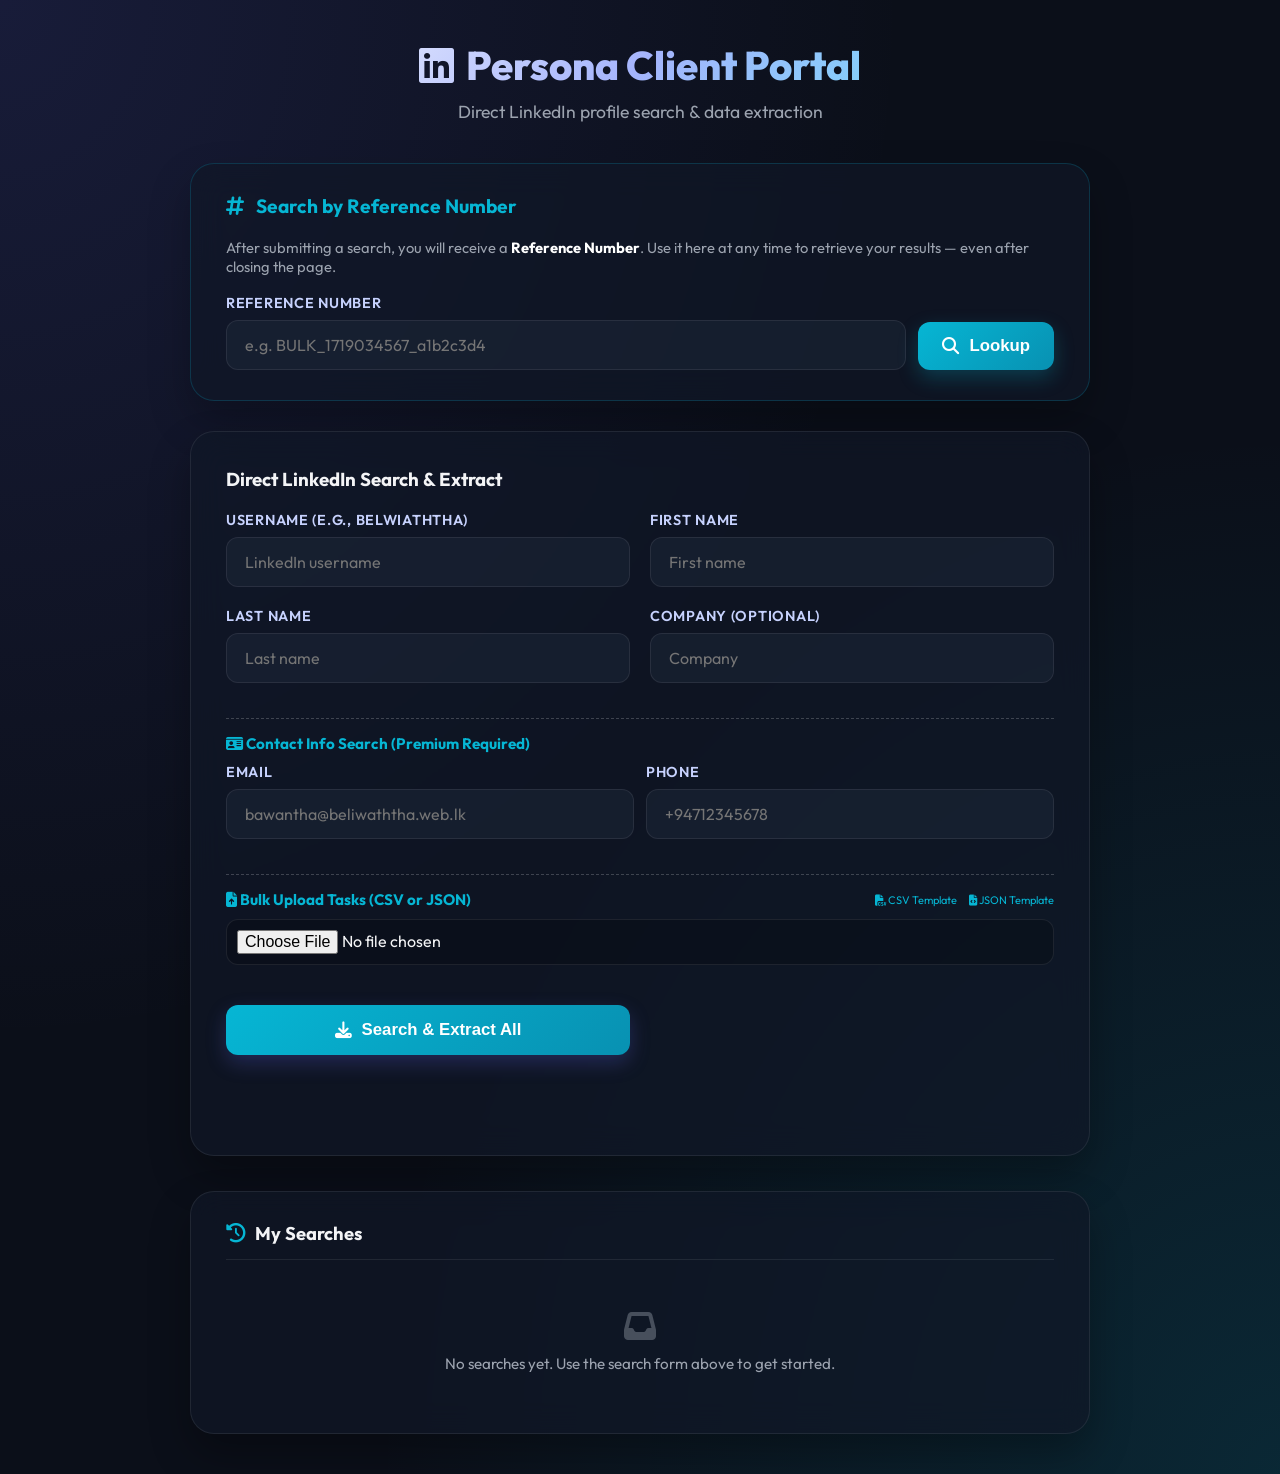
<file: Development Ready/templates/client.html>
<!DOCTYPE html>
<html lang="en">

<head>
    <meta charset="UTF-8">
    <meta name="viewport" content="width=device-width, initial-scale=1.0">
    <title>Client Portal | Persona Profile Retrieval & Verification</title>
    <link rel="stylesheet" href="https://cdnjs.cloudflare.com/ajax/libs/font-awesome/6.5.1/css/all.min.css">
    <link href="https://fonts.googleapis.com/css2?family=Outfit:wght@300;400;500;600;700;800&display=swap"
        rel="stylesheet">
    <style>
        :root {
            --bg-color: #0b0f19;
            --card-bg: rgba(17, 24, 39, 0.7);
            --border-color: rgba(255, 255, 255, 0.08);
            --primary-accent: #6366f1;
            --primary-hover: #4f46e5;
            --secondary-accent: #06b6d4;
            --text-main: #f3f4f6;
            --text-muted: #9ca3af;
            --success-color: #10b981;
            --warning-color: #f59e0b;
            --error-color: #ef4444;
        }

        * {
            margin: 0;
            padding: 0;
            box-sizing: border-box;
        }

        body {
            font-family: 'Outfit', sans-serif;
            background-color: var(--bg-color);
            background-image:
                radial-gradient(at 0% 0%, rgba(99, 102, 241, 0.15) 0px, transparent 50%),
                radial-gradient(at 100% 100%, rgba(6, 182, 212, 0.15) 0px, transparent 50%);
            color: var(--text-main);
            min-height: 100vh;
            display: flex;
            flex-direction: column;
            align-items: center;
            padding: 40px 20px;
            overflow-x: hidden;
        }

        .container {
            width: 100%;
            max-width: 900px;
            z-index: 10;
        }

        header {
            text-align: center;
            margin-bottom: 40px;
            animation: fadeInDown 0.6s ease-out;
        }

        header h1 {
            font-size: 2.5rem;
            font-weight: 800;
            background: linear-gradient(135deg, #fff 0%, #a5b4fc 50%, #67e8f9 100%);
            -webkit-background-clip: text;
            -webkit-text-fill-color: transparent;
            margin-bottom: 10px;
            display: flex;
            align-items: center;
            justify-content: center;
            gap: 12px;
        }

        header p {
            color: var(--text-muted);
            font-size: 1.1rem;
            font-weight: 400;
        }

        /* Tabs */
        .tabs {
            display: flex;
            gap: 12px;
            margin-bottom: 25px;
            border-bottom: 1px solid var(--border-color);
            padding-bottom: 12px;
        }

        .tab-btn {
            background: none;
            border: none;
            color: var(--text-muted);
            font-size: 1.05rem;
            font-weight: 600;
            padding: 8px 16px;
            cursor: pointer;
            border-radius: 8px;
            transition: all 0.3s ease;
        }

        .tab-btn.active {
            background: rgba(99, 102, 241, 0.15);
            color: #c7d2fe;
            box-shadow: inset 0 0 0 1px rgba(99, 102, 241, 0.3);
        }

        .tab-content {
            display: none;
        }

        .tab-content.active {
            display: block;
        }

        .glass-card {
            background: var(--card-bg);
            backdrop-filter: blur(16px);
            -webkit-backdrop-filter: blur(16px);
            border: 1px solid var(--border-color);
            border-radius: 24px;
            padding: 35px;
            box-shadow: 0 20px 40px rgba(0, 0, 0, 0.3);
            margin-bottom: 30px;
            transition: all 0.3s cubic-bezier(0.4, 0, 0.2, 1);
        }

        .input-group-grid {
            display: grid;
            grid-template-columns: 1fr 1fr;
            gap: 20px;
            margin-bottom: 25px;
        }

        @media (max-width: 768px) {
            body {
                padding: 20px 12px;
            }

            .container {
                max-width: 100%;
            }

            header {
                margin-bottom: 25px;
            }

            header h1 {
                font-size: 1.75rem;
                flex-direction: column;
                gap: 6px;
            }

            header p {
                font-size: 0.95rem;
            }

            .glass-card {
                padding: 20px 15px;
                border-radius: 18px;
                margin-bottom: 20px;
            }

            .tabs {
                flex-wrap: wrap;
                gap: 8px;
            }

            .tab-btn {
                flex: 1 1 calc(50% - 6px);
                text-align: center;
                font-size: 0.9rem;
                padding: 12px 10px;
                min-height: 46px;
            }

            .input-group-grid {
                grid-template-columns: 1fr;
                gap: 12px;
            }

            .input-field {
                font-size: 1rem;
                padding: 12px 14px;
                min-height: 48px;
            }

            .btn {
                padding: 14px;
                min-height: 48px;
                font-size: 1rem;
            }

            .profile-header {
                flex-direction: column;
                text-align: center;
                align-items: center;
            }

            .profile-title-details h2 {
                font-size: 1.4rem;
            }

            .avatar {
                width: 75px;
                height: 75px;
                margin: 0 auto 10px;
            }

            .timeline-card {
                padding: 12px;
            }

            .section-header {
                font-size: 1.1rem;
            }
        }

        .input-wrapper {
            display: flex;
            flex-direction: column;
            gap: 8px;
        }

        .input-wrapper label {
            font-size: 0.9rem;
            font-weight: 600;
            color: #c7d2fe;
            text-transform: uppercase;
            letter-spacing: 0.05em;
        }

        .input-field {
            background: rgba(30, 41, 59, 0.5);
            border: 1.5px solid var(--border-color);
            border-radius: 12px;
            padding: 14px 18px;
            color: var(--text-main);
            font-size: 1rem;
            font-family: inherit;
            transition: all 0.3s ease;
        }

        .input-field:focus {
            outline: none;
            border-color: var(--primary-accent);
            box-shadow: 0 0 12px rgba(99, 102, 241, 0.3);
            background: rgba(30, 41, 59, 0.8);
        }

        .btn {
            width: 100%;
            padding: 15px;
            border: none;
            border-radius: 12px;
            font-size: 1.05rem;
            font-weight: 700;
            cursor: pointer;
            display: flex;
            align-items: center;
            justify-content: center;
            gap: 10px;
            transition: all 0.3s cubic-bezier(0.4, 0, 0.2, 1);
        }

        .btn-primary {
            background: linear-gradient(135deg, var(--primary-accent) 0%, var(--primary-hover) 100%);
            color: white;
            box-shadow: 0 8px 20px rgba(99, 102, 241, 0.25);
        }

        .btn-primary:hover {
            transform: translateY(-2px);
            box-shadow: 0 12px 24px rgba(99, 102, 241, 0.4);
        }

        .btn-primary:active {
            transform: translateY(0);
        }

        .btn:disabled {
            opacity: 0.6;
            cursor: not-allowed;
            transform: none !important;
            box-shadow: none !important;
        }

        /* Status Panels */
        .status-panel {
            display: none;
            align-items: center;
            gap: 16px;
            padding: 20px;
            border-radius: 16px;
            margin-bottom: 30px;
            font-weight: 500;
            animation: fadeIn 0.4s ease;
        }

        .status-panel.in_progress {
            display: flex;
            background: rgba(59, 130, 246, 0.15);
            border: 1px solid rgba(59, 130, 246, 0.3);
            color: #93c5fd;
        }

        .status-panel.waiting_delay {
            display: flex;
            background: rgba(245, 158, 11, 0.15);
            border: 1px solid rgba(245, 158, 11, 0.3);
            color: #fde047;
            flex-direction: column;
            align-items: flex-start;
        }

        .status-panel.failed {
            display: flex;
            background: rgba(239, 68, 68, 0.15);
            border: 1px solid rgba(239, 68, 68, 0.3);
            color: #fca5a5;
        }

        .status-panel.info {
            display: flex;
            background: rgba(139, 92, 246, 0.15);
            border: 1px solid rgba(139, 92, 246, 0.3);
            color: #d8b4fe;
            flex-direction: column;
            align-items: flex-start;
            gap: 8px;
        }

        .status-panel.success {
            display: flex;
            background: rgba(16, 185, 129, 0.15);
            border: 1px solid rgba(16, 185, 129, 0.3);
            color: #6ee7b7;
            flex-direction: column;
            align-items: flex-start;
            gap: 10px;
        }

        .status-panel i.spinner {
            animation: spin 1s linear infinite;
        }

        /* Profile Layout */
        .profile-container {
            display: none;
            animation: fadeInUp 0.6s ease-out;
        }

        .profile-header {
            display: flex;
            align-items: center;
            gap: 25px;
            margin-bottom: 30px;
            border-bottom: 1px solid var(--border-color);
            padding-bottom: 25px;
        }

        @media (max-width: 500px) {
            .profile-header {
                flex-direction: column;
                text-align: center;
            }
        }

        .avatar {
            width: 100px;
            height: 100px;
            border-radius: 50%;
            object-fit: cover;
            border: 3px solid var(--secondary-accent);
            box-shadow: 0 8px 16px rgba(0, 0, 0, 0.2);
        }

        .avatar-fallback {
            width: 100px;
            height: 100px;
            border-radius: 50%;
            background: linear-gradient(135deg, var(--primary-accent) 0%, var(--secondary-accent) 100%);
            color: white;
            display: flex;
            align-items: center;
            justify-content: center;
            font-size: 2.2rem;
            font-weight: 800;
            border: 3px solid var(--secondary-accent);
            box-shadow: 0 8px 16px rgba(0, 0, 0, 0.2);
        }

        .profile-title-details h2 {
            font-size: 1.8rem;
            font-weight: 700;
            color: white;
            margin-bottom: 5px;
        }

        .profile-title-details p.headline {
            color: #a5b4fc;
            font-size: 1.05rem;
            margin-bottom: 6px;
        }

        .profile-title-details p.location {
            color: var(--text-muted);
            font-size: 0.9rem;
            display: flex;
            align-items: center;
            gap: 6px;
        }

        .section-title {
            font-size: 1.25rem;
            font-weight: 700;
            color: white;
            margin: 30px 0 15px;
            display: flex;
            align-items: center;
            gap: 10px;
            border-bottom: 1px solid var(--border-color);
            padding-bottom: 8px;
        }

        .section-title i {
            color: var(--secondary-accent);
        }

        .about-box {
            background: rgba(30, 41, 59, 0.4);
            border: 1px solid var(--border-color);
            border-radius: 12px;
            padding: 18px;
            color: #d1d5db;
            font-size: 0.98rem;
            line-height: 1.6;
            white-space: pre-wrap;
        }

        .full-text-box {
            background: rgba(30, 41, 59, 0.3);
            border: 1px solid var(--border-color);
            padding: 16px;
            border-radius: 12px;
            font-family: monospace;
            font-size: 0.85rem;
            white-space: pre-wrap;
            max-height: 400px;
            overflow-y: auto;
            color: #d1d5db;
            margin-top: 10px;
        }

        .btn-json-toggle:hover {
            background: rgba(99, 102, 241, 0.25) !important;
            border-color: var(--primary-accent) !important;
            color: white !important;
        }

        .section-json-box {
            display: none;
            background: rgba(15, 23, 42, 0.6);
            border: 1px solid var(--border-color);
            padding: 12px;
            border-radius: 10px;
            font-family: monospace;
            font-size: 0.8rem;
            color: #818cf8;
            margin-top: 10px;
            white-space: pre-wrap;
            overflow-x: auto;
        }

        .timeline-card {
            background: rgba(30, 41, 59, 0.4);
            border-left: 4px solid var(--primary-accent);
            border-top: 1px solid var(--border-color);
            border-right: 1px solid var(--border-color);
            border-bottom: 1px solid var(--border-color);
            border-radius: 0 12px 12px 0;
            padding: 16px 20px;
            margin-bottom: 15px;
        }

        .timeline-card h4 {
            font-size: 1.1rem;
            font-weight: 600;
            color: white;
        }

        .timeline-card .company {
            color: #a5b4fc;
            font-weight: 500;
            margin: 4px 0;
        }

        .timeline-card .meta {
            color: var(--text-muted);
            font-size: 0.85rem;
            display: flex;
            gap: 15px;
        }

        .export-btn-group {
            display: grid;
            grid-template-columns: repeat(3, 1fr);
            gap: 15px;
            margin-top: 35px;
        }

        @media (max-width: 600px) {
            .export-btn-group {
                grid-template-columns: 1fr;
            }
        }

        .btn-export {
            background: rgba(30, 41, 59, 0.6);
            border: 1px solid var(--border-color);
            color: var(--text-main);
            padding: 12px;
            border-radius: 10px;
            font-size: 0.95rem;
            font-weight: 600;
            display: flex;
            align-items: center;
            justify-content: center;
            gap: 8px;
            cursor: pointer;
            transition: all 0.3s ease;
        }

        .btn-export:hover {
            background: rgba(99, 102, 241, 0.15);
            border-color: var(--primary-accent);
            transform: translateY(-2px);
        }

        .btn-export.pdf-btn:hover {
            background: rgba(239, 68, 68, 0.15);
            border-color: var(--error-color);
        }

        .btn-export.csv-btn:hover {
            background: rgba(16, 185, 129, 0.15);
            border-color: var(--success-color);
        }

        /* Animations */
        @keyframes spin {
            to {
                transform: rotate(360deg);
            }
        }

        @keyframes fadeIn {
            from {
                opacity: 0;
                transform: translateY(-10px);
            }

            to {
                opacity: 1;
                transform: translateY(0);
            }
        }

        @keyframes fadeInDown {
            from {
                opacity: 0;
                transform: translateY(-20px);
            }

            to {
                opacity: 1;
                transform: translateY(0);
            }
        }

        @keyframes fadeInUp {
            from {
                opacity: 0;
                transform: translateY(20px);
            }

            to {
                opacity: 1;
                transform: translateY(0);
            }
        }

        /* Countdown Style */
        .countdown-container {
            display: flex;
            align-items: center;
            gap: 10px;
            margin-top: 8px;
            font-size: 1.1rem;
        }

        .timer-badge {
            background: rgba(245, 158, 11, 0.25);
            color: #fef08a;
            padding: 4px 10px;
            border-radius: 8px;
            font-family: monospace;
            font-weight: 700;
        }

        /* Bulk details styling */
        .bulk-profile-card {
            background: rgba(30, 41, 59, 0.3);
            border: 1px solid var(--border-color);
            border-radius: 16px;
            padding: 20px;
            margin-bottom: 20px;
        }

        .result-card {
            background: rgba(30, 41, 59, 0.5);
            border: 1px solid var(--border-color);
            border-radius: 12px;
            padding: 16px;
            margin-bottom: 12px;
            cursor: pointer;
            transition: all 0.3s ease;
        }

        .result-card:hover {
            border-color: var(--primary-accent);
            box-shadow: 0 4px 12px rgba(99, 102, 241, 0.2);
            background: rgba(30, 41, 59, 0.8);
        }

        /* Reference Number Badge */
        .ref-badge-container {
            display: none;
            background: linear-gradient(135deg, rgba(6, 182, 212, 0.12) 0%, rgba(99, 102, 241, 0.12) 100%);
            border: 1.5px solid rgba(6, 182, 212, 0.35);
            border-radius: 16px;
            padding: 20px 24px;
            margin-top: 20px;
            animation: fadeInUp 0.5s ease-out;
        }

        .ref-badge-container.show {
            display: block;
        }

        .ref-badge-label {
            font-size: 0.78rem;
            font-weight: 700;
            text-transform: uppercase;
            letter-spacing: 0.08em;
            color: var(--secondary-accent);
            margin-bottom: 8px;
            display: flex;
            align-items: center;
            gap: 6px;
        }

        .ref-badge-number {
            font-family: 'Courier New', monospace;
            font-size: 1.05rem;
            font-weight: 800;
            color: white;
            background: rgba(6, 182, 212, 0.15);
            border: 1px solid rgba(6, 182, 212, 0.4);
            border-radius: 10px;
            padding: 10px 16px;
            display: flex;
            align-items: center;
            justify-content: space-between;
            gap: 12px;
            word-break: break-all;
        }

        .ref-copy-btn {
            background: none;
            border: 1px solid rgba(6, 182, 212, 0.4);
            color: var(--secondary-accent);
            cursor: pointer;
            padding: 4px 10px;
            border-radius: 6px;
            font-size: 0.8rem;
            font-family: inherit;
            transition: all 0.2s ease;
            white-space: nowrap;
            flex-shrink: 0;
        }

        .ref-copy-btn:hover {
            background: rgba(6, 182, 212, 0.2);
            color: white;
        }

        .ref-hint {
            font-size: 0.82rem;
            color: var(--text-muted);
            margin-top: 10px;
            line-height: 1.5;
        }

        /* Reference Search Section */
        .ref-search-card {
            background: var(--card-bg);
            backdrop-filter: blur(16px);
            -webkit-backdrop-filter: blur(16px);
            border: 1px solid rgba(6, 182, 212, 0.2);
            border-radius: 24px;
            padding: 30px 35px;
            box-shadow: 0 20px 40px rgba(0, 0, 0, 0.25);
            margin-bottom: 30px;
            margin-top: 8px;
        }

        .ref-search-title {
            display: flex;
            align-items: center;
            gap: 12px;
            margin-bottom: 20px;
        }

        .ref-search-title h3 {
            font-size: 1.2rem;
            font-weight: 700;
            color: var(--secondary-accent);
            margin: 0;
        }

        .ref-input-row {
            display: flex;
            gap: 12px;
            align-items: flex-end;
        }

        .ref-input-row .input-wrapper {
            flex: 1;
        }

        @media (max-width: 600px) {
            .ref-input-row {
                flex-direction: column;
            }

            .ref-input-row .btn {
                width: 100%;
            }
        }

        .btn-ref-search {
            background: linear-gradient(135deg, var(--secondary-accent) 0%, #0891b2 100%);
            color: white;
            box-shadow: 0 8px 20px rgba(6, 182, 212, 0.25);
            white-space: nowrap;
            width: auto;
            padding: 14px 24px;
            flex-shrink: 0;
        }

        .btn-ref-search:hover {
            transform: translateY(-2px);
            box-shadow: 0 12px 24px rgba(6, 182, 212, 0.4);
        }

        /* Reference result status panels */
        .ref-result-panel {
            display: none;
            border-radius: 16px;
            padding: 18px 20px;
            margin-top: 16px;
            font-weight: 500;
            animation: fadeIn 0.4s ease;
        }

        .ref-result-panel.show {
            display: flex;
            flex-direction: column;
            gap: 6px;
        }

        .ref-result-panel.in_progress {
            background: rgba(59, 130, 246, 0.12);
            border: 1px solid rgba(59, 130, 246, 0.3);
            color: #93c5fd;
        }

        .ref-result-panel.failed {
            background: rgba(239, 68, 68, 0.12);
            border: 1px solid rgba(239, 68, 68, 0.3);
            color: #fca5a5;
        }

        .ref-result-panel.not_found {
            background: rgba(245, 158, 11, 0.12);
            border: 1px solid rgba(245, 158, 11, 0.3);
            color: #fde047;
        }

        .ref-result-panel.error {
            background: rgba(239, 68, 68, 0.12);
            border: 1px solid rgba(239, 68, 68, 0.3);
            color: #fca5a5;
        }

        /* ── My Searches History Section ────────────────────────────── */
        .search-history-card {
            background: var(--card-bg);
            backdrop-filter: blur(16px);
            -webkit-backdrop-filter: blur(16px);
            border: 1px solid var(--border-color);
            border-radius: 24px;
            padding: 30px 35px;
            box-shadow: 0 20px 40px rgba(0, 0, 0, 0.3);
            margin-top: 35px;
            animation: fadeInUp 0.5s ease-out;
        }

        .search-history-header {
            display: flex;
            align-items: center;
            justify-content: space-between;
            margin-bottom: 20px;
            padding-bottom: 14px;
            border-bottom: 1px solid var(--border-color);
        }

        .search-history-header h3 {
            font-weight: 700;
            font-size: 1.15rem;
            display: flex;
            align-items: center;
            gap: 10px;
        }

        .search-history-header h3 i {
            color: var(--secondary-accent);
            font-size: 1.2rem;
        }

        .btn-clear-history {
            background: rgba(239, 68, 68, 0.12);
            border: 1px solid rgba(239, 68, 68, 0.25);
            color: #fca5a5;
            font-size: 0.8rem;
            font-weight: 600;
            padding: 6px 14px;
            border-radius: 8px;
            cursor: pointer;
            transition: all 0.2s ease;
        }

        .btn-clear-history:hover {
            background: rgba(239, 68, 68, 0.25);
            border-color: rgba(239, 68, 68, 0.5);
        }

        .history-empty {
            text-align: center;
            color: var(--text-muted);
            padding: 30px 10px;
            font-size: 0.95rem;
        }

        .history-empty i {
            display: block;
            font-size: 2rem;
            margin-bottom: 12px;
            opacity: 0.4;
        }

        .history-item {
            display: flex;
            align-items: center;
            gap: 14px;
            padding: 14px 16px;
            border-radius: 14px;
            border: 1px solid rgba(255, 255, 255, 0.05);
            background: rgba(255, 255, 255, 0.02);
            margin-bottom: 10px;
            transition: all 0.25s ease;
        }

        .history-item:hover {
            background: rgba(255, 255, 255, 0.06);
            border-color: rgba(99, 102, 241, 0.3);
        }

        .history-item-icon {
            width: 42px;
            height: 42px;
            border-radius: 50%;
            display: flex;
            align-items: center;
            justify-content: center;
            font-size: 1rem;
            flex-shrink: 0;
        }

        .history-item-icon.completed {
            background: rgba(16, 185, 129, 0.15);
            color: #6ee7b7;
        }

        .history-item-icon.pending {
            background: rgba(245, 158, 11, 0.15);
            color: #fde68a;
        }

        .history-item-icon.in_progress {
            background: rgba(59, 130, 246, 0.15);
            color: #93c5fd;
        }

        .history-item-icon.failed {
            background: rgba(239, 68, 68, 0.12);
            color: #fca5a5;
        }

        .history-item-icon.queued {
            background: rgba(139, 92, 246, 0.15);
            color: #c4b5fd;
        }

        .history-item-details {
            flex-grow: 1;
            min-width: 0;
        }

        .history-item-name {
            font-weight: 600;
            font-size: 0.95rem;
            color: white;
            white-space: nowrap;
            overflow: hidden;
            text-overflow: ellipsis;
        }

        .history-item-meta {
            display: flex;
            align-items: center;
            gap: 10px;
            font-size: 0.78rem;
            color: var(--text-muted);
            margin-top: 3px;
        }

        .history-status-badge {
            display: inline-flex;
            align-items: center;
            gap: 4px;
            font-size: 0.72rem;
            font-weight: 600;
            padding: 2px 8px;
            border-radius: 6px;
            text-transform: uppercase;
            letter-spacing: 0.04em;
        }

        .history-status-badge.completed {
            background: rgba(16, 185, 129, 0.15);
            color: #6ee7b7;
        }

        .history-status-badge.pending,
        .history-status-badge.queued {
            background: rgba(245, 158, 11, 0.12);
            color: #fde68a;
        }

        .history-status-badge.in_progress {
            background: rgba(59, 130, 246, 0.12);
            color: #93c5fd;
        }

        .history-status-badge.failed {
            background: rgba(239, 68, 68, 0.1);
            color: #fca5a5;
        }

        .btn-history-view {
            background: rgba(99, 102, 241, 0.12);
            border: 1px solid rgba(99, 102, 241, 0.3);
            color: #c7d2fe;
            font-size: 0.78rem;
            font-weight: 600;
            padding: 6px 14px;
            border-radius: 8px;
            cursor: pointer;
            transition: all 0.2s ease;
            white-space: nowrap;
            flex-shrink: 0;
        }

        .btn-history-view:hover {
            background: rgba(99, 102, 241, 0.25);
            transform: translateY(-1px);
        }

        .btn-history-view:disabled {
            opacity: 0.4;
            cursor: not-allowed;
            transform: none;
        }

        .queue-position-badge {
            display: inline-flex;
            align-items: center;
            gap: 5px;
            background: rgba(139, 92, 246, 0.15);
            border: 1px solid rgba(139, 92, 246, 0.3);
            color: #c4b5fd;
            font-size: 0.82rem;
            font-weight: 600;
            padding: 4px 12px;
            border-radius: 8px;
            margin-top: 6px;
        }

        @keyframes fadeInUp {
            from {
                opacity: 0;
                transform: translateY(20px);
            }

            to {
                opacity: 1;
                transform: translateY(0);
            }
        }
    </style>
</head>

<body>
    <div class="container">
        <header>
            <h1><i class="fab fa-linkedin" style="color:#0a66c2;"></i> Persona Client Portal</h1>
            <p>Direct LinkedIn profile search & data extraction</p>
        </header>

        <!-- Reference Number Search Section -->
        <div class="ref-search-card">
            <div class="ref-search-title">
                <i class="fas fa-hashtag" style="color:var(--secondary-accent); font-size:1.3rem;"></i>
                <h3>Search by Reference Number</h3>
            </div>
            <p style="color:var(--text-muted); font-size:0.92rem; margin-bottom:18px;">
                After submitting a search, you will receive a <strong style="color:white;">Reference Number</strong>.
                Use it here at any time to retrieve your results — even after closing the page.
            </p>
            <div class="ref-input-row">
                <div class="input-wrapper">
                    <label>Reference Number</label>
                    <input type="text" id="refNumberInput" class="input-field"
                        placeholder="e.g. BULK_1719034567_a1b2c3d4"
                        onkeydown="if(event.key==='Enter') lookupByReference()">
                </div>
                <button id="btnRefLookup" class="btn btn-ref-search" onclick="lookupByReference()">
                    <i class="fas fa-search"></i> Lookup
                </button>
            </div>
            <!-- Status / result feedback -->
            <div id="refResultPanel" class="ref-result-panel"></div>
        </div>

        <!-- Direct Search -->
        <div id="tabDirectSearch">
            <div class="glass-card">
                <h3 style="margin-bottom:20px;font-weight:700;">Direct LinkedIn Search & Extract</h3>
                <div class="input-group-grid">
                    <div class="input-wrapper">
                        <label>Username (e.g., belwiaththa)</label>
                        <input type="text" id="usernameKeyword" class="input-field" placeholder="LinkedIn username">
                    </div>
                    <div class="input-wrapper">
                        <label>First Name</label>
                        <input type="text" id="firstName" class="input-field" placeholder="First name">
                    </div>
                    <div class="input-wrapper">
                        <label>Last Name</label>
                        <input type="text" id="lastName" class="input-field" placeholder="Last name">
                    </div>
                    <div class="input-wrapper">
                        <label>Company (optional)</label>
                        <input type="text" id="company" class="input-field" placeholder="Company">
                    </div>

                    <div
                        style="margin-top: 15px; border-top: 1px dashed rgba(255,255,255,0.2); padding-top: 15px; width: 100%; grid-column: 1 / -1;">
                        <h4 style="color:var(--secondary-accent); margin-bottom: 10px; font-size: 0.95rem;"><i
                                class="fas fa-id-card"></i> Contact Info Search (Premium Required)</h4>
                        <div style="display:flex; gap:12px; flex-wrap:wrap;">
                            <div class="input-wrapper" style="flex:1;">
                                <label>Email</label>
                                <input type="email" id="contactEmail" class="input-field"
                                    placeholder="bawantha@beliwaththa.web.lk">
                            </div>
                            <div class="input-wrapper" style="flex:1;">
                                <label>Phone</label>
                                <input type="text" id="contactPhone" class="input-field" placeholder="+94712345678">
                            </div>
                        </div>
                    </div>
                    <div
                        style="margin-top: 15px; border-top: 1px dashed rgba(255,255,255,0.2); padding-top: 15px; width: 100%; grid-column: 1 / -1;">
                        <div
                            style="display:flex; justify-content:space-between; align-items:center; margin-bottom: 10px;">
                            <h4 style="color:var(--secondary-accent); margin: 0; font-size: 0.95rem;"><i
                                    class="fas fa-file-upload"></i> Bulk Upload Tasks (CSV or JSON)</h4>
                            <div style="font-size: 11px;">
                                <a href="data:text/csv;charset=utf-8,query%0Ahttps://linkedin.com/in/beliwaththa%0ABawantha%20Beliwaththa"
                                    download="template.csv"
                                    style="color:var(--secondary-accent); text-decoration: none; margin-right: 10px;"><i
                                        class="fas fa-file-csv"></i> CSV Template</a>
                                <a href="data:application/json;charset=utf-8,%5B%0A%20%20%22https://linkedin.com/in/beliwaththa%22%2C%0A%20%20%22Bawantha%20Beliwaththa%22%0A%5D"
                                    download="template.json"
                                    style="color:var(--secondary-accent); text-decoration: none;"><i
                                        class="fas fa-file-code"></i> JSON Template</a>
                            </div>
                        </div>
                        <div style="display:flex; gap:12px; align-items: center; flex-wrap:wrap;">
                            <input type="file" id="clientUploadFile" accept=".csv,.json" class="input-field"
                                style="flex:1; padding: 10px; background: rgba(0,0,0,0.2);">
                        </div>
                    </div>

                    <button id="btnDirectSearchExtract" class="btn btn-primary" onclick="searchAndExtract()"
                        style="background: linear-gradient(135deg, var(--secondary-accent) 0%, #0891b2 100%); margin-top: 20px;">
                        <i class="fas fa-download"></i> Search & Extract All
                    </button>
                    <button id="btnQueueAnother" class="btn" onclick="prepareNextSearch()"
                        style="display:none; background: rgba(99,102,241,0.15); color: #c7d2fe; border: 1px solid rgba(99,102,241,0.4); margin-top: 20px; margin-left: 10px;">
                        <i class="fas fa-plus"></i> Queue Another Search
                    </button>
                    <div id="searchStatus" style="margin-top: 15px;"></div>
                    <!-- Reference Number Badge (shown after search starts) -->
                    <div id="refBadgeContainer" class="ref-badge-container">
                        <div class="ref-badge-label"><i class="fas fa-bookmark"></i> Your Reference Number</div>
                        <div class="ref-badge-number">
                            <span id="refBadgeNumber">—</span>
                            <button class="ref-copy-btn" onclick="copyRefNumber()" title="Copy to clipboard">
                                <i class="fas fa-copy"></i> Copy
                            </button>
                        </div>
                        <p class="ref-hint">
                            <i class="fas fa-info-circle" style="color:var(--secondary-accent);"></i>
                            Save this number. You can use it on the <strong>"Search by Reference Number"</strong>
                            section
                            above to retrieve your results anytime — even after closing this page.
                        </p>
                    </div>
                    <div id="searchResultsList" style="margin-top:20px;"></div>
                </div>
            </div>

            <!-- Scraped Data Results Display -->
            <div id="profileResult" class="glass-card profile-container">
                <div class="profile-header" id="profileHeader">
                    <!-- Injected dynamically -->
                </div>

                <!-- About Section -->
                <div id="aboutSection" style="display:none; margin-bottom: 20px;">
                    <div class="section-title" style="display:flex; justify-content:space-between; align-items:center;">
                        <span><i class="fas fa-user-circle"></i> About</span>
                        <button class="btn-json-toggle" onclick="toggleSectionJson('about', this)"
                            style="background:rgba(99,102,241,0.1); border:1px solid rgba(99,102,241,0.3); color:#c7d2fe; font-size:0.8rem; cursor:pointer; font-weight:600; padding:3px 8px; border-radius:6px; transition:0.2s;"><i
                                class="fas fa-code"></i> JSON</button>
                    </div>
                    <div class="about-box" id="aboutText"></div>
                    <pre class="section-json-box" id="aboutJson"></pre>
                </div>

                <!-- Current Job Section -->
                <div id="currentJobSection" style="display:none; margin-bottom: 20px;">
                    <div class="section-title" style="display:flex; justify-content:space-between; align-items:center;">
                        <span><i class="fas fa-briefcase"></i> Current Position</span>
                        <button class="btn-json-toggle" onclick="toggleSectionJson('current_job', this)"
                            style="background:rgba(99,102,241,0.1); border:1px solid rgba(99,102,241,0.3); color:#c7d2fe; font-size:0.8rem; cursor:pointer; font-weight:600; padding:3px 8px; border-radius:6px; transition:0.2s;"><i
                                class="fas fa-code"></i> JSON</button>
                    </div>
                    <div id="currentJobContainer"></div>
                    <pre class="section-json-box" id="current_jobJson"></pre>
                </div>

                <!-- Experience Section -->
                <div id="experienceSection" style="display:none; margin-bottom: 20px;">
                    <div class="section-title" style="display:flex; justify-content:space-between; align-items:center;">
                        <span><i class="fas fa-history"></i> Experience History</span>
                        <button class="btn-json-toggle" onclick="toggleSectionJson('experience', this)"
                            style="background:rgba(99,102,241,0.1); border:1px solid rgba(99,102,241,0.3); color:#c7d2fe; font-size:0.8rem; cursor:pointer; font-weight:600; padding:3px 8px; border-radius:6px; transition:0.2s;"><i
                                class="fas fa-code"></i> JSON</button>
                    </div>
                    <div id="experienceContainer"></div>
                    <pre class="section-json-box" id="experienceJson"></pre>
                </div>

                <!-- Qualifications Section -->
                <div id="qualificationsSection" style="display:none; margin-bottom: 20px;">
                    <div class="section-title" style="display:flex; justify-content:space-between; align-items:center;">
                        <span><i class="fas fa-graduation-cap"></i> Qualifications</span>
                        <button class="btn-json-toggle" onclick="toggleSectionJson('qualifications', this)"
                            style="background:rgba(99,102,241,0.1); border:1px solid rgba(99,102,241,0.3); color:#c7d2fe; font-size:0.8rem; cursor:pointer; font-weight:600; padding:3px 8px; border-radius:6px; transition:0.2s;"><i
                                class="fas fa-code"></i> JSON</button>
                    </div>
                    <div id="qualificationsContainer"></div>
                    <pre class="section-json-box" id="qualificationsJson"></pre>
                </div>

                <!-- Certifications Section -->
                <div id="certificationsSection" style="display:none; margin-bottom: 20px;">
                    <div class="section-title" style="display:flex; justify-content:space-between; align-items:center;">
                        <span><i class="fas fa-certificate"></i> Certifications</span>
                        <button class="btn-json-toggle" onclick="toggleSectionJson('certifications', this)"
                            style="background:rgba(99,102,241,0.1); border:1px solid rgba(99,102,241,0.3); color:#c7d2fe; font-size:0.8rem; cursor:pointer; font-weight:600; padding:3px 8px; border-radius:6px; transition:0.2s;"><i
                                class="fas fa-code"></i> JSON</button>
                    </div>
                    <div id="certificationsContainer"></div>
                    <pre class="section-json-box" id="certificationsJson"></pre>
                </div>

                <!-- Skills Section -->
                <div id="skillsSection" style="display:none; margin-bottom: 20px;">
                    <div class="section-title" style="display:flex; justify-content:space-between; align-items:center;">
                        <span><i class="fas fa-tools"></i> Skills</span>
                        <button class="btn-json-toggle" onclick="toggleSectionJson('skills', this)"
                            style="background:rgba(99,102,241,0.1); border:1px solid rgba(99,102,241,0.3); color:#c7d2fe; font-size:0.8rem; cursor:pointer; font-weight:600; padding:3px 8px; border-radius:6px; transition:0.2s;"><i
                                class="fas fa-code"></i> JSON</button>
                    </div>
                    <div id="skillsContainer"></div>
                    <pre class="section-json-box" id="skillsJson"></pre>
                </div>

                <!-- Languages Section -->
                <div id="languagesSection" style="display:none; margin-bottom: 20px;">
                    <div class="section-title" style="display:flex; justify-content:space-between; align-items:center;">
                        <span><i class="fas fa-language"></i> Languages</span>
                        <button class="btn-json-toggle" onclick="toggleSectionJson('languages', this)"
                            style="background:rgba(99,102,241,0.1); border:1px solid rgba(99,102,241,0.3); color:#c7d2fe; font-size:0.8rem; cursor:pointer; font-weight:600; padding:3px 8px; border-radius:6px; transition:0.2s;"><i
                                class="fas fa-code"></i> JSON</button>
                    </div>
                    <div id="languagesContainer"></div>
                    <pre class="section-json-box" id="languagesJson"></pre>
                </div>

                <!-- Volunteer Section -->
                <div id="volunteerSection" style="display:none; margin-bottom: 20px;">
                    <div class="section-title" style="display:flex; justify-content:space-between; align-items:center;">
                        <span><i class="fas fa-hands-helping"></i> Volunteer Experience</span>
                        <button class="btn-json-toggle" onclick="toggleSectionJson('volunteer', this)"
                            style="background:rgba(99,102,241,0.1); border:1px solid rgba(99,102,241,0.3); color:#c7d2fe; font-size:0.8rem; cursor:pointer; font-weight:600; padding:3px 8px; border-radius:6px; transition:0.2s;"><i
                                class="fas fa-code"></i> JSON</button>
                    </div>
                    <div id="volunteerContainer"></div>
                    <pre class="section-json-box" id="volunteerJson"></pre>
                </div>

                <!-- Honors Section -->
                <div id="honorsSection" style="display:none; margin-bottom: 20px;">
                    <div class="section-title" style="display:flex; justify-content:space-between; align-items:center;">
                        <span><i class="fas fa-trophy"></i> Honors &amp; Awards</span>
                        <button class="btn-json-toggle" onclick="toggleSectionJson('honors', this)"
                            style="background:rgba(99,102,241,0.1); border:1px solid rgba(99,102,241,0.3); color:#c7d2fe; font-size:0.8rem; cursor:pointer; font-weight:600; padding:3px 8px; border-radius:6px; transition:0.2s;"><i
                                class="fas fa-code"></i> JSON</button>
                    </div>
                    <div id="honorsContainer"></div>
                    <pre class="section-json-box" id="honorsJson"></pre>
                </div>

                <!-- Recommendations Section -->
                <div id="recommendationsSection" style="display:none; margin-bottom: 20px;">
                    <div class="section-title" style="display:flex; justify-content:space-between; align-items:center;">
                        <span><i class="fas fa-star"></i> Recommendations</span>
                        <button class="btn-json-toggle" onclick="toggleSectionJson('recommendations', this)"
                            style="background:rgba(99,102,241,0.1); border:1px solid rgba(99,102,241,0.3); color:#c7d2fe; font-size:0.8rem; cursor:pointer; font-weight:600; padding:3px 8px; border-radius:6px; transition:0.2s;"><i
                                class="fas fa-code"></i> JSON</button>
                    </div>
                    <div id="recommendationsContainer"></div>
                    <pre class="section-json-box" id="recommendationsJson"></pre>
                </div>

                <!-- Full Page Text / Big Description Section -->
                <div id="fullTextSection" style="display:none; margin-bottom: 20px;">
                    <div class="section-title" style="display:flex; justify-content:space-between; align-items:center;">
                        <span><i class="fas fa-file-alt"></i> Full Profile Raw Text</span>
                        <button class="btn-json-toggle" onclick="toggleSectionJson('full_text', this)"
                            style="background:rgba(99,102,241,0.1); border:1px solid rgba(99,102,241,0.3); color:#c7d2fe; font-size:0.8rem; cursor:pointer; font-weight:600; padding:3px 8px; border-radius:6px; transition:0.2s;"><i
                                class="fas fa-code"></i> JSON</button>
                    </div>
                    <div class="full-text-box" id="fullTextContent"></div>
                    <pre class="section-json-box" id="full_textJson"></pre>
                </div>

                <!-- Export Options -->
                <div class="export-btn-group">
                    <button class="btn-export" onclick="exportJSON()"><i class="fas fa-file-code"></i> Export
                        JSON</button>
                    <button class="btn-export csv-btn" onclick="exportCSV()"><i class="fas fa-file-csv"></i> Download
                        CSV</button>
                    <button class="btn-export pdf-btn" onclick="exportPDF()"><i class="fas fa-file-pdf"></i> Download
                        PDF</button>
                </div>
            </div>

            <!-- Bulk Results Display -->
            <div id="bulkResult" class="glass-card profile-container">
                <h2 style="margin-bottom:20px;border-bottom:2px solid var(--secondary-accent);padding-bottom:10px;"><i
                        class="fas fa-layer-group"></i> Bulk PERSONA Scraping Results</h2>
                <div id="bulkProfilesContainer"></div>

                <div class="export-btn-group">
                    <button class="btn-export" onclick="exportBulkJSON()"><i class="fas fa-file-code"></i> Export JSON
                        (All)</button>
                    <button class="btn-export csv-btn" onclick="exportBulkCSV()"><i class="fas fa-file-csv"></i>
                        Download CSV (All)</button>
                    <button class="btn-export pdf-btn" onclick="exportBulkPDF()"><i class="fas fa-file-pdf"></i>
                        Download PDF (All)</button>
                </div>
            </div>
        </div>

        <!-- ═══════ My Searches History Section ═══════ -->
        <div class="search-history-card" id="searchHistorySection">
            <div class="search-history-header">
                <h3><i class="fas fa-clock-rotate-left"></i> My Searches</h3>
                <button class="btn-clear-history" onclick="clearSearchHistory()" id="btnClearHistory"
                    style="display:none;">
                    <i class="fas fa-trash-alt"></i> Clear History
                </button>
            </div>
            <div id="searchHistoryList">
                <div class="history-empty">
                    <i class="fas fa-inbox"></i>
                    No searches yet. Use the search form above to get started.
                </div>
            </div>
        </div>

        <script>
            let activeProfileData = null;
            let activeBulkData = null;

            function escapeHtml(text) {
                if (!text) return '';
                const div = document.createElement('div');
                div.textContent = text;
                return div.innerHTML;
            }

            // --- DIRECT SEARCH & EXTRACT ---
            function showSearchError(msg) {
                const statusDiv = document.getElementById('searchStatus');
                statusDiv.innerHTML = `<div class="status-panel failed" style="display:flex; padding: 10px; margin-bottom: 0;"><i class="fas fa-exclamation-triangle"></i><div>${msg}</div></div>`;
                setTimeout(() => { statusDiv.innerHTML = ''; }, 5000);
            }
            function showSearchSuccess(msg) {
                const statusDiv = document.getElementById('searchStatus');
                statusDiv.innerHTML = `<div class="status-panel success" style="display:flex; padding: 10px; margin-bottom: 0; align-items:center; flex-direction:row;"><i class="fas fa-check-circle" style="color:var(--success-color);"></i><div>${msg}</div></div>`;
                setTimeout(() => { statusDiv.innerHTML = ''; }, 5000);
            }
            function showSearchInfo(msg) {
                const statusDiv = document.getElementById('searchStatus');
                statusDiv.innerHTML = `<div class="status-panel in_progress" style="display:flex; padding: 10px; margin-bottom: 0; align-items:center; flex-direction:row;"><i class="fas fa-info-circle"></i><div>${msg}</div></div>`;
            }



            let currentPollInterval = null;
            let currentRefNumber = null;

            function showRefBadge(refNum) {
                if (!refNum) return;
                currentRefNumber = refNum;
                document.getElementById('refBadgeNumber').textContent = refNum;
                document.getElementById('refBadgeContainer').classList.add('show');
            }

            function copyRefNumber() {
                if (!currentRefNumber) return;
                navigator.clipboard.writeText(currentRefNumber).then(() => {
                    const btn = document.querySelector('.ref-copy-btn');
                    const orig = btn.innerHTML;
                    btn.innerHTML = '<i class="fas fa-check"></i> Copied!';
                    btn.style.color = 'var(--success-color)';
                    setTimeout(() => { btn.innerHTML = orig; btn.style.color = ''; }, 2000);
                }).catch(() => {
                    // Fallback for older browsers
                    const el = document.createElement('textarea');
                    el.value = currentRefNumber;
                    document.body.appendChild(el);
                    el.select();
                    document.execCommand('copy');
                    document.body.removeChild(el);
                });
            }

            async function searchAndExtract() {
                const fileInput = document.getElementById('clientUploadFile');
                if (fileInput && fileInput.files.length > 0) {
                    await clientUploadFile(true);
                    return;
                }

                const username = document.getElementById('usernameKeyword').value.trim();
                let firstName = document.getElementById('firstName').value.trim();
                let lastName = document.getElementById('lastName').value.trim();
                const company = document.getElementById('company').value.trim();
                const contactEmail = document.getElementById('contactEmail') ? document.getElementById('contactEmail').value.trim() : '';
                const contactPhone = document.getElementById('contactPhone') ? document.getElementById('contactPhone').value.trim() : '';

                const btn = document.getElementById('btnDirectSearchExtract');

                if (contactEmail || contactPhone) {
                    btn.disabled = true;
                    btn.innerHTML = '<i class="fas fa-spinner spinner"></i> Searching Contact...';
                    showSearchInfo('<i class="fas fa-id-card"></i> Searching Contact Info (Requires Premium)...');

                    try {
                        const res = await fetch('/api/scraper/search-contact-info', {
                            method: 'POST', headers: { 'Content-Type': 'application/json' },
                            body: JSON.stringify({ email: contactEmail, phone: contactPhone })
                        });
                        const data = await res.json();
                        if (res.status === 403 && data.error === 'PREMIUM_REQUIRED') {
                            showSearchError(`⚠️ ${data.message}`);
                        } else if (data.success) {
                            if (data.results && data.results.length > 0) {
                                const url = data.results[0].profile_url;
                                const bRes = await fetch('/api/client/scrape', {
                                    method: 'POST', headers: { 'Content-Type': 'application/json' },
                                    body: JSON.stringify({ name: url }) // Queue the found URL
                                });
                                const bData = await bRes.json();
                                if (bData.status === 'queued' || bData.status === 'pending' || bData.status === 'in_progress') {
                                    const searchName = contactEmail || contactPhone;
                                    showSearchInfo('<i class="fas fa-layer-group"></i> <strong>Found contact & Queued</strong> — waiting for results...');
                                    addToSearchHistory(searchName, bData.reference_number, 'queued');
                                    if (currentPollInterval) clearInterval(currentPollInterval);
                                    currentPollInterval = setInterval(() => pollScrapeStatus(searchName, btn, bData.reference_number), 4000);
                                    document.getElementById('btnQueueAnother').style.display = 'inline-block';
                                } else if (bData.cached) {
                                    const searchName = contactEmail || contactPhone;
                                    renderBulkProfiles(bData.profiles, searchName);
                                    showSearchSuccess(`Loaded contact profile from cache.`);
                                    addToSearchHistory(searchName, bData.reference_number, 'completed', { profiles_count: bData.profiles.length });
                                    btn.disabled = false;
                                    btn.innerHTML = '<i class="fas fa-download"></i> Search &amp; Extract All';
                                } else {
                                    showSearchError('Error queuing found profile: ' + (bData.error || 'Unknown'));
                                }
                            } else {
                                showSearchError('No matches found for that contact info.');
                            }
                        } else {
                            showSearchError('Error: ' + data.error);
                        }
                    } catch (e) {
                        showSearchError('Network error: ' + e.message);
                    } finally {
                        if (!currentPollInterval && btn.disabled && btn.innerHTML.includes('Searching')) {
                            btn.disabled = false;
                            btn.innerHTML = '<i class="fas fa-download"></i> Search &amp; Extract All';
                        }
                    }
                    return;
                }

                if (username) { firstName = username; lastName = ''; }
                if (!firstName && !lastName) { showSearchError('Please provide a Username, Name, Contact Info, OR upload a file to search.'); return; }

                btn.disabled = true;
                btn.innerHTML = '<i class="fas fa-spinner spinner"></i> Adding to queue...';
                showSearchInfo('<i class="fas fa-layer-group"></i> Adding to Task Bucket queue...');

                const searchName = firstName || lastName ? `${firstName} ${lastName}`.trim() : username;

                try {
                    const res = await fetch('/api/client/scrape', {
                        method: 'POST',
                        headers: { 'Content-Type': 'application/json' },
                        body: JSON.stringify({ name: searchName })
                    });
                    const data = await res.json();

                    if (res.status === 200 && data.cached) {
                        // Already in DB — show immediately
                        renderBulkProfiles(data.profiles, searchName);
                        showSearchSuccess(`Loaded ${data.profiles.length} profiles from cache.`);
                        if (data.reference_number) showRefBadge(data.reference_number);
                        addToSearchHistory(searchName, data.reference_number, 'completed', { profiles_count: data.profiles.length });
                        btn.disabled = false;
                        btn.innerHTML = '<i class="fas fa-download"></i> Search &amp; Extract All';

                    } else if (res.status === 202 && data.status === 'queued') {
                        // Successfully added to bucket
                        const taskId = data.reference_number;
                        if (taskId) showRefBadge(taskId);
                        showSearchInfo('<i class="fas fa-layer-group"></i> <strong>Queued in Task Bucket</strong> — the worker will process it automatically. Results will appear here when done.');
                        btn.innerHTML = '<i class="fas fa-clock"></i> Waiting in queue...';
                        addToSearchHistory(searchName, taskId, 'queued');
                        if (currentPollInterval) clearInterval(currentPollInterval);
                        currentPollInterval = setInterval(() => pollScrapeStatus(searchName, btn, taskId), 4000);
                        document.getElementById('btnQueueAnother').style.display = 'inline-block';

                    } else if (res.status === 202 && (data.status === 'pending' || data.status === 'in_progress')) {
                        // Already queued/running in bucket
                        const taskId = data.reference_number;
                        if (taskId) showRefBadge(taskId);
                        showSearchInfo('<i class="fas fa-layer-group"></i> Already in Task Bucket — checking progress...');
                        btn.innerHTML = '<i class="fas fa-clock"></i> Processing...';
                        addToSearchHistory(searchName, taskId, data.status);
                        if (currentPollInterval) clearInterval(currentPollInterval);
                        currentPollInterval = setInterval(() => pollScrapeStatus(searchName, btn, taskId), 4000);
                        document.getElementById('btnQueueAnother').style.display = 'inline-block';

                    } else if (res.status === 401) {
                        showSearchError('<i class="fas fa-lock"></i> LinkedIn session not authenticated. Please contact the admin.');
                        btn.disabled = false;
                        btn.innerHTML = '<i class="fas fa-download"></i> Search &amp; Extract All';

                    } else {
                        showSearchError(data.error || 'Failed to queue task');
                        btn.disabled = false;
                        btn.innerHTML = '<i class="fas fa-download"></i> Search &amp; Extract All';
                    }
                } catch (e) {
                    showSearchError('Error: ' + e.message);
                    btn.disabled = false;
                    btn.innerHTML = '<i class="fas fa-download"></i> Search &amp; Extract All';
                }
            }

            async function clientUploadFile(isMainButton = false) {
                const fileInput = document.getElementById('clientUploadFile');
                if (!fileInput.files.length) {
                    showSearchError('Please select a CSV or JSON file first.');
                    return;
                }
                const file = fileInput.files[0];
                const formData = new FormData();
                formData.append('file', file);

                const btn = isMainButton ? document.getElementById('btnDirectSearchExtract') : document.getElementById('btnClientUpload');
                if (!btn) return;

                btn.disabled = true;
                const originalText = btn.innerHTML;
                btn.innerHTML = '<i class="fas fa-spinner spinner"></i> Uploading...';
                showSearchInfo('<i class="fas fa-upload"></i> Uploading file to task bucket...');

                try {
                    const res = await fetch('/api/bucket/upload', {
                        method: 'POST',
                        body: formData
                    });
                    const data = await res.json();
                    if (data.success) {
                        showSearchSuccess(`✅ ${data.message} They will be processed automatically.`);
                        fileInput.value = ''; // Reset input
                    } else {
                        showSearchError('Upload error: ' + data.error);
                    }
                } catch (e) {
                    showSearchError('Network error: ' + e.message);
                } finally {
                    btn.disabled = false;
                    btn.innerHTML = originalText;
                }
            }

            async function pollScrapeStatus(name, btn, taskId) {
                try {
                    // Poll by task_id (most accurate) or fall back to name
                    let url = '/api/client/scrape-status?name=' + encodeURIComponent(name);
                    if (taskId && !taskId.startsWith('cached_')) {
                        url = '/api/client/scrape-status?task_id=' + encodeURIComponent(taskId) + '&name=' + encodeURIComponent(name);
                    }
                    const res = await fetch(url);
                    const data = await res.json();

                    if (res.status === 202 && data.status === 'pending') {
                        const pos = data.queue_position || '?';
                        const total = data.queue_total || '?';
                        let posHtml = '';
                        if (pos > 1) {
                            posHtml = `<br><span class="queue-position-badge"><i class="fas fa-layer-group"></i> Position ${pos} of ${total} in queue</span>`;
                        } else {
                            posHtml = `<br><span class="queue-position-badge"><i class="fas fa-layer-group"></i> Next in queue (${total} total)</span>`;
                        }
                        showSearchInfo(`<i class="fas fa-clock"></i> <strong>Queued</strong> — waiting for current task to finish...${posHtml}`);
                        btn.innerHTML = `<i class="fas fa-clock"></i> Queue #${pos}`;
                        updateSearchHistory(name, 'pending', taskId, { queue_position: pos, queue_total: total });

                    } else if (res.status === 202 && data.status === 'in_progress') {
                        showSearchInfo('<i class="fas fa-spinner spinner"></i> <strong>Scraping now</strong> — the worker is extracting LinkedIn profiles...');
                        btn.innerHTML = '<i class="fas fa-spinner spinner"></i> Scraping...';
                        updateSearchHistory(name, 'in_progress', taskId);

                    } else if (res.status === 200 && data.status === 'completed') {
                        clearInterval(currentPollInterval);
                        currentPollInterval = null;
                        renderBulkProfiles(data.profiles, name);
                        showSearchSuccess(`✅ Done! ${data.profiles.length} profile(s) extracted successfully.`);
                        btn.disabled = false;
                        btn.innerHTML = '<i class="fas fa-download"></i> Search &amp; Extract All';
                        document.getElementById('btnQueueAnother').style.display = 'none';
                        updateSearchHistory(name, 'completed', taskId, { profiles_count: data.profiles.length });

                    } else if (data.status === 'failed') {
                        clearInterval(currentPollInterval);
                        currentPollInterval = null;
                        showSearchError('❌ Scrape failed: ' + (data.error || 'Unknown error'));
                        btn.disabled = false;
                        btn.innerHTML = '<i class="fas fa-download"></i> Search &amp; Extract All';
                        document.getElementById('btnQueueAnother').style.display = 'none';
                        updateSearchHistory(name, 'failed', taskId, { error: data.error });

                    } else {
                        clearInterval(currentPollInterval);
                        currentPollInterval = null;
                        showSearchError(data.error || 'Scrape failed or returned empty.');
                        btn.disabled = false;
                        btn.innerHTML = '<i class="fas fa-download"></i> Search &amp; Extract All';
                        document.getElementById('btnQueueAnother').style.display = 'none';
                        updateSearchHistory(name, 'failed', taskId);
                    }
                } catch (e) {
                    console.error('Polling error', e);
                }
            }

            function prepareNextSearch() {
                // Clear the active UI poll so it stops updating the main area
                if (currentPollInterval) {
                    clearInterval(currentPollInterval);
                    currentPollInterval = null;
                }

                // Clear the inputs
                document.getElementById('usernameKeyword').value = '';
                document.getElementById('firstName').value = '';
                document.getElementById('lastName').value = '';
                document.getElementById('company').value = '';

                // Reset buttons
                const btn = document.getElementById('btnDirectSearchExtract');
                btn.disabled = false;
                btn.innerHTML = '<i class="fas fa-download"></i> Search &amp; Extract All';
                document.getElementById('btnQueueAnother').style.display = 'none';

                // Clear the status text and ref badge
                document.getElementById('searchStatus').innerHTML = '';
                document.getElementById('refBadgeContainer').classList.remove('show');

                showSearchInfo('Ready to add another search to the queue! You can monitor the previous search progress in the "My Searches" section below.');
            }

            // ---- REFERENCE NUMBER LOOKUP ----
            let refPollInterval = null;

            function showRefPanel(state, msg, extraHtml = '') {
                const panel = document.getElementById('refResultPanel');
                panel.className = `ref-result-panel ${state} show`;
                panel.innerHTML = `<div>${msg}</div>${extraHtml}`;
            }

            function clearRefPanel() {
                const panel = document.getElementById('refResultPanel');
                panel.className = 'ref-result-panel';
                panel.innerHTML = '';
            }

            async function lookupByReference() {
                const refInput = document.getElementById('refNumberInput').value.trim();
                if (!refInput) {
                    showRefPanel('error', '<i class="fas fa-exclamation-circle"></i> Please enter a reference number.');
                    return;
                }

                const btn = document.getElementById('btnRefLookup');
                btn.disabled = true;
                btn.innerHTML = '<i class="fas fa-spinner spinner"></i> Looking up...';
                clearRefPanel();

                // Clear any existing poll for reference lookup
                if (refPollInterval) { clearInterval(refPollInterval); refPollInterval = null; }

                try {
                    const res = await fetch('/api/client/lookup-by-reference', {
                        method: 'POST',
                        headers: { 'Content-Type': 'application/json' },
                        body: JSON.stringify({ reference_number: refInput })
                    });
                    const data = await res.json();

                    if (res.status === 404) {
                        showRefPanel('not_found',
                            '<i class="fas fa-search"></i> <strong>Reference number not found.</strong><br>' +
                            '<span style="font-size:0.85rem; opacity:0.85;">Please check the number and try again. ' +
                            'Reference numbers are case-sensitive.</span>'
                        );
                    } else if (res.status === 202 && (data.status === 'in_progress' || data.status === 'pending')) {
                        const statusLabel = data.status === 'pending' ? 'Queued' : 'Still scraping';
                        showRefPanel('in_progress',
                            `<i class="fas fa-spinner spinner"></i> <strong>${statusLabel}...</strong><br>` +
                            `<span style="font-size:0.85rem; opacity:0.85;">${escapeHtml(data.message || '')}</span><br>` +
                            `<span style="font-size:0.8rem; opacity:0.7;">Auto-checking every 5 seconds. Please wait.</span>`
                        );
                        // Auto-poll until done
                        refPollInterval = setInterval(() => pollReferenceStatus(refInput), 5000);
                    } else if (!data.success && data.status === 'failed') {
                        showRefPanel('failed',
                            `<i class="fas fa-times-circle"></i> <strong>Scrape failed.</strong><br>` +
                            `<span style="font-size:0.85rem; opacity:0.85;">${escapeHtml(data.error || 'Unknown error occurred.')}</span>`
                        );
                    } else if (data.success && data.status === 'completed') {
                        handleRefLookupSuccess(data);
                    } else {
                        showRefPanel('error',
                            `<i class="fas fa-exclamation-triangle"></i> ${escapeHtml(data.error || 'Unexpected response from server.')}`
                        );
                    }
                } catch (e) {
                    showRefPanel('error', `<i class="fas fa-wifi"></i> Connection error: ${escapeHtml(e.message)}`);
                } finally {
                    btn.disabled = false;
                    btn.innerHTML = '<i class="fas fa-search"></i> Lookup';
                }
            }

            async function pollReferenceStatus(refNum) {
                try {
                    const res = await fetch('/api/client/lookup-by-reference', {
                        method: 'POST',
                        headers: { 'Content-Type': 'application/json' },
                        body: JSON.stringify({ reference_number: refNum })
                    });
                    const data = await res.json();

                    if (res.status === 202 && (data.status === 'in_progress' || data.status === 'pending')) {
                        const statusLabel = data.status === 'pending' ? 'Queued' : 'Still scraping';
                        // Still going — update message
                        showRefPanel('in_progress',
                            `<i class="fas fa-spinner spinner"></i> <strong>${statusLabel}...</strong><br>` +
                            `<span style="font-size:0.85rem; opacity:0.85;">${escapeHtml(data.message || '')}</span><br>` +
                            `<span style="font-size:0.8rem; opacity:0.7;">Auto-checking every 5 seconds. Please wait.</span>`
                        );
                    } else {
                        clearInterval(refPollInterval);
                        refPollInterval = null;
                        if (data.success && data.status === 'completed') {
                            handleRefLookupSuccess(data);
                        } else {
                            showRefPanel('failed',
                                `<i class="fas fa-times-circle"></i> <strong>${escapeHtml(data.status || 'Error')}:</strong> ` +
                                escapeHtml(data.error || 'Scrape did not complete successfully.')
                            );
                        }
                    }
                } catch (e) {
                    console.error('Ref poll error', e);
                }
            }

            function handleRefLookupSuccess(data) {
                clearRefPanel();
                const profiles = data.profiles || [];
                const total = data.total || profiles.length;
                const personName = data.person_name || 'Search';
                const scrapedAt = data.scraped_at ? new Date(data.scraped_at).toLocaleString() : '';

                if (!profiles.length) {
                    showRefPanel('not_found', '<i class="fas fa-inbox"></i> No profiles found for this reference number.');
                    return;
                }

                // Scroll to reference section
                document.querySelector('.ref-search-card').scrollIntoView({ behavior: 'smooth' });

                // Store profiles on module-level variables so download fns can access them
                window._refLookupProfiles = profiles;
                activeBulkData = profiles;

                // Show inline success banner with metadata + download buttons
                const panel = document.getElementById('refResultPanel');
                panel.className = 'ref-result-panel';
                panel.style.display = 'block';
                panel.style.background = 'rgba(16, 185, 129, 0.08)';
                panel.style.border = '1px solid rgba(16, 185, 129, 0.3)';
                panel.style.borderRadius = '14px';
                panel.style.padding = '20px 22px';
                panel.style.color = '#6ee7b7';
                panel.style.animation = 'fadeIn 0.4s ease';
                panel.style.flexDirection = 'column';
                panel.style.gap = '14px';

                panel.innerHTML = `
                <!-- Header row -->
                <div style="display:flex; align-items:center; gap:12px;">
                    <i class="fas fa-check-circle" style="font-size:1.5rem; color:#10b981; flex-shrink:0;"></i>
                    <div>
                        <div style="font-weight:700; color:white; font-size:1rem;">
                            Results found for reference
                            <span style="font-family:'Courier New',monospace; color:var(--secondary-accent);">
                                #${escapeHtml(data.reference_number)}
                            </span>
                        </div>
                        <div style="font-size:0.82rem; color:var(--text-muted); margin-top:3px;">
                            ${total} profile${total === 1 ? '' : 's'} retrieved
                            ${scrapedAt ? ' &middot; Scraped: ' + escapeHtml(scrapedAt) : ''}
                        </div>
                    </div>
                </div>

                <!-- Divider -->
                <div style="border-top:1px solid rgba(16,185,129,0.2);"></div>

                <!-- Action buttons -->
                <div style="display:flex; flex-wrap:wrap; gap:10px; align-items:center;">
                    <!-- View -->
                    <button class="btn btn-primary"
                        style="padding:11px 22px; width:auto; font-size:0.9rem;"
                        onclick="displayRefResults(window._refLookupProfiles, '${escapeHtml(personName)}')">
                        <i class="fas fa-eye"></i>&nbsp; View ${total} Profile${total === 1 ? '' : 's'}
                    </button>

                    <!-- JSON -->
                    <button class="btn"
                        style="padding:11px 18px; width:auto; font-size:0.88rem;
                               background:rgba(99,102,241,0.15); border:1px solid rgba(99,102,241,0.4);
                               color:#c7d2fe; cursor:pointer; border-radius:10px;
                               display:flex; align-items:center; gap:7px; transition:all 0.25s;"
                        onmouseover="this.style.background='rgba(99,102,241,0.28)'"
                        onmouseout="this.style.background='rgba(99,102,241,0.15)'"
                        onclick="downloadRefResults('json', window._refLookupProfiles)">
                        <i class="fas fa-file-code"></i> Export JSON
                    </button>

                    <!-- CSV -->
                    <button class="btn"
                        style="padding:11px 18px; width:auto; font-size:0.88rem;
                               background:rgba(16,185,129,0.12); border:1px solid rgba(16,185,129,0.38);
                               color:#6ee7b7; cursor:pointer; border-radius:10px;
                               display:flex; align-items:center; gap:7px; transition:all 0.25s;"
                        onmouseover="this.style.background='rgba(16,185,129,0.25)'"
                        onmouseout="this.style.background='rgba(16,185,129,0.12)'"
                        onclick="downloadRefResults('csv', window._refLookupProfiles)">
                        <i class="fas fa-file-csv"></i> Download CSV
                    </button>

                    <!-- PDF -->
                    <button class="btn"
                        style="padding:11px 18px; width:auto; font-size:0.88rem;
                               background:rgba(239,68,68,0.12); border:1px solid rgba(239,68,68,0.38);
                               color:#fca5a5; cursor:pointer; border-radius:10px;
                               display:flex; align-items:center; gap:7px; transition:all 0.25s;"
                        onmouseover="this.style.background='rgba(239,68,68,0.25)'"
                        onmouseout="this.style.background='rgba(239,68,68,0.12)'"
                        onclick="downloadRefResultsPDF(window._refLookupProfiles)">
                        <i class="fas fa-file-pdf"></i> Download PDF
                    </button>
                </div>
            `;
            }

            function displayRefResults(profiles, searchName) {
                renderBulkProfiles(profiles, searchName);
                document.getElementById('bulkResult').scrollIntoView({ behavior: 'smooth' });
            }

            // ---- Download helpers for Reference Lookup results ----

            async function downloadRefResults(format, profiles) {
                if (!profiles || !profiles.length) {
                    showRefPanel('error', '<i class="fas fa-exclamation-triangle"></i> No data to export.');
                    return;
                }
                try {
                    const res = await fetch('/api/scraper/export', {
                        method: 'POST',
                        headers: { 'Content-Type': 'application/json' },
                        body: JSON.stringify({ data: { profiles }, format })
                    });
                    if (res.ok) {
                        const blob = await res.blob();
                        const url = URL.createObjectURL(blob);
                        const a = document.createElement('a');
                        a.href = url;
                        a.download = `persona_ref_results.${format}`;
                        document.body.appendChild(a);
                        a.click();
                        document.body.removeChild(a);
                        URL.revokeObjectURL(url);
                    } else {
                        const err = await res.json().catch(() => ({}));
                        showRefPanel('error', `<i class="fas fa-exclamation-triangle"></i> Export failed: ${escapeHtml(err.error || 'Unknown error')}`);
                    }
                } catch (e) {
                    showRefPanel('error', `<i class="fas fa-wifi"></i> Export error: ${escapeHtml(e.message)}`);
                }
            }

            async function downloadRefResultsPDF(profiles) {
                if (!profiles || !profiles.length) {
                    showRefPanel('error', '<i class="fas fa-exclamation-triangle"></i> No data to export.');
                    return;
                }
                try {
                    const isBulk = profiles.length > 1;
                    const endpoint = isBulk ? '/api/export-bulk-pdf' : '/api/export-profile-pdf';
                    const body = isBulk ? { profiles } : { profile: profiles[0] };
                    const filename = isBulk
                        ? 'persona_ref_results_bulk.pdf'
                        : `persona_${(profiles[0].name || 'profile').replace(/\s+/g, '_')}.pdf`;

                    const res = await fetch(endpoint, {
                        method: 'POST',
                        headers: { 'Content-Type': 'application/json' },
                        body: JSON.stringify(body)
                    });
                    if (res.ok) {
                        const blob = await res.blob();
                        const url = URL.createObjectURL(blob);
                        const a = document.createElement('a');
                        a.href = url;
                        a.download = filename;
                        document.body.appendChild(a);
                        a.click();
                        document.body.removeChild(a);
                        URL.revokeObjectURL(url);
                    } else {
                        const err = await res.json().catch(() => ({}));
                        showRefPanel('error', `<i class="fas fa-exclamation-triangle"></i> PDF export failed: ${escapeHtml(err.error || 'Unknown error')}`);
                    }
                } catch (e) {
                    showRefPanel('error', `<i class="fas fa-wifi"></i> PDF export error: ${escapeHtml(e.message)}`);
                }
            }

            // Auto-polling for scraper status
            setInterval(async () => {
                try {
                    const statsRes = await fetch('/api/scraper/stats');
                    if (statsRes.ok) {
                        const statsData = await statsRes.json();
                        const isAuth = statsData.success && statsData.stats && statsData.stats.is_authenticated;
                        const btn = document.getElementById('btnDirectSearchExtract');
                        if (btn) btn.disabled = !isAuth;
                        const statusDiv = document.getElementById('searchStatus');
                        if (!isAuth && (!statusDiv.innerHTML || statusDiv.innerHTML.includes('ready') || statusDiv.innerHTML.includes('successfully'))) {
                            showSearchInfo('Scraper is currently not authenticated. Waiting for admin to log in...');
                        } else if (isAuth && statusDiv.innerHTML.includes('not authenticated')) {
                            showSearchSuccess('Scraper is authenticated and ready.');
                        }
                    }
                } catch (e) { }
            }, 5000);


            function renderProfile(profile) {
                activeProfileData = profile;
                if (!activeBulkData || !activeBulkData.length) {
                    activeBulkData = [profile];
                }

                // Reset JSON boxes
                document.querySelectorAll('.section-json-box').forEach(box => {
                    box.style.display = 'none';
                    box.textContent = '';
                });
                document.querySelectorAll('.btn-json-toggle').forEach(btn => {
                    btn.innerHTML = '<i class="fas fa-code"></i> JSON';
                });

                const header = document.getElementById('profileHeader');
                const initials = (profile.name || '?').split(' ').map(n => n[0]).join('').substring(0, 2).toUpperCase();

                let headerHtml = '';
                if (profile.profile_picture) {
                    headerHtml += `<img src="${escapeHtml(profile.profile_picture)}" class="avatar" alt="${escapeHtml(profile.name)}">`;
                } else {
                    headerHtml += `<div class="avatar-fallback">${initials}</div>`;
                }

                const taglineText = profile.tagline || profile.headline || '';
                headerHtml += `
                <div class="profile-title-details">
                    <h2>${escapeHtml(profile.name || 'Unknown User')}</h2>
                    ${taglineText ? `<p class="headline" style="color:#c7d2fe; font-size:1.05rem; margin-top:4px;"><i class="fas fa-quote-left" style="color:var(--secondary-accent); font-size:0.85rem; margin-right:5px;"></i> ${escapeHtml(taglineText)}</p>` : ''}
                    ${profile.location ? `<p class="location"><i class="fas fa-map-marker-alt" style="color:var(--secondary-accent);"></i> ${escapeHtml(profile.location)}</p>` : ''}
                    <div style="display:flex; gap:15px; flex-wrap:wrap; margin-top:6px; font-size:0.88rem; color:var(--text-muted);">
                        ${profile.connections ? `<span><i class="fas fa-users" style="color:var(--secondary-accent);"></i> <strong>Connections:</strong> ${escapeHtml(profile.connections)}</span>` : ''}
                        ${profile.followers ? `<span><i class="fas fa-user-plus" style="color:#10b981;"></i> <strong>Followers:</strong> ${escapeHtml(profile.followers)}</span>` : ''}
                    </div>
                    <a href="${escapeHtml(profile.profile_url)}" target="_blank" style="color:var(--secondary-accent); font-size:0.85rem; display:inline-block; margin-top:6px;"><i class="fab fa-linkedin"></i> View on LinkedIn</a>
                </div>
            `;
                header.innerHTML = headerHtml;

                // Sections visibility toggle
                toggleSection('aboutSection', 'aboutText', profile.about, false);
                toggleSection('fullTextSection', 'fullTextContent', profile.full_text, false);

                // Contact Info 
                // We'll dynamically inject this since there wasn't a placeholder container originally
                let contactHtml = '';
                if (profile.contact_info && Object.keys(profile.contact_info).length > 0) {
                    contactHtml = `<div class="timeline-card" style="border-left-color: #eab308; background: rgba(234, 179, 8, 0.1);">`;
                    for (const [k, v] of Object.entries(profile.contact_info)) {
                        contactHtml += `<div style="margin-bottom:4px;"><strong style="text-transform:capitalize; color:#fde047;">${escapeHtml(k)}:</strong> ${escapeHtml(v)}</div>`;
                    }
                    contactHtml += `</div>`;
                }

                // Current Position
                const currentJobSec = document.getElementById('currentJobSection');
                const currentJobCont = document.getElementById('currentJobContainer');
                if (contactHtml || (profile.current_job && (profile.current_job.title || profile.current_job.company))) {
                    let jobHtml = contactHtml;
                    if (profile.current_job && (profile.current_job.title || profile.current_job.company)) {
                        let job = profile.current_job;
                        jobHtml += `
                        <div class="timeline-card" style="border-left-color: var(--secondary-accent);">
                            <h4>${escapeHtml(job.title)}</h4>
                            <div class="company">${escapeHtml(job.company)}</div>
                            <div class="meta">
                                ${job.duration ? `<span><i class="far fa-clock"></i> ${escapeHtml(job.duration)}</span>` : ''}
                                ${job.location ? `<span><i class="fas fa-map-marker-alt"></i> ${escapeHtml(job.location)}</span>` : ''}
                            </div>
                        </div>
                        `;
                    }
                    currentJobCont.innerHTML = jobHtml;
                    currentJobSec.style.display = 'block';
                } else {
                    currentJobSec.style.display = 'none';
                }

                // Experience
                renderTimelineList('experienceSection', 'experienceContainer', profile.experience, (exp) => `
                <h4>${escapeHtml(exp.title)}</h4>
                <div class="company">${escapeHtml(exp.company)}</div>
                <div class="meta">
                    ${exp.duration ? `<span><i class="far fa-clock"></i> ${escapeHtml(exp.duration)}</span>` : ''}
                    ${exp.location ? `<span><i class="fas fa-map-marker-alt"></i> ${escapeHtml(exp.location)}</span>` : ''}
                </div>
            `);

                // Qualifications
                renderTimelineList('qualificationsSection', 'qualificationsContainer', profile.qualifications, (q) => `
                <h4>${escapeHtml(q.institution)}</h4>
                <div class="company" style="color:var(--text-main);">${escapeHtml(q.degree)}</div>
                ${q.dates ? `<div class="meta"><span><i class="far fa-calendar-alt"></i> ${escapeHtml(q.dates)}</span></div>` : ''}
            `, 'var(--success-color)');

                // Certifications
                renderTimelineList('certificationsSection', 'certificationsContainer', profile.certifications, (c) => `
                <h4>${escapeHtml(c.name)}</h4>
                <div class="company" style="color:var(--text-main);">${escapeHtml(c.issuer)}</div>
                ${c.date ? `<div class="meta"><span><i class="far fa-calendar-alt"></i> ${escapeHtml(c.date)}</span></div>` : ''}
            `, 'var(--warning-color)');

                // Skills
                const skillsSec = document.getElementById('skillsSection');
                const skillsCont = document.getElementById('skillsContainer');
                if (profile.skills && profile.skills.length) {
                    skillsCont.innerHTML = `<div style="display:flex; flex-wrap:wrap; gap:8px; padding:4px 0;">${profile.skills.map(s => `<span style="background:rgba(99,102,241,0.15); border:1px solid rgba(99,102,241,0.3); color:#c7d2fe; padding:5px 12px; border-radius:20px; font-size:0.85rem;">${escapeHtml(s.skill)}${s.endorsements ? ` <small style="opacity:0.6;">(${escapeHtml(s.endorsements)})</small>` : ''}</span>`).join('')}</div>`;
                    skillsSec.style.display = 'block';
                } else { skillsSec.style.display = 'none'; }

                // Languages
                const langSec = document.getElementById('languagesSection');
                const langCont = document.getElementById('languagesContainer');
                if (profile.languages && profile.languages.length) {
                    langCont.innerHTML = `<div style="display:flex; flex-wrap:wrap; gap:8px; padding:4px 0;">${profile.languages.map(l => `<span style="background:rgba(16,185,129,0.12); border:1px solid rgba(16,185,129,0.3); color:#6ee7b7; padding:5px 12px; border-radius:20px; font-size:0.85rem;"><i class="fas fa-language" style="margin-right:5px;"></i>${escapeHtml(l.language)}${l.proficiency ? ` — <small>${escapeHtml(l.proficiency)}</small>` : ''}</span>`).join('')}</div>`;
                    langSec.style.display = 'block';
                } else { langSec.style.display = 'none'; }

                // Volunteer
                renderTimelineList('volunteerSection', 'volunteerContainer', profile.volunteer, (v) => `
                <h4>${escapeHtml(v.role)}</h4>
                <div class="company" style="color:var(--text-main);">${escapeHtml(v.organization)}</div>
                ${v.duration ? `<div class="meta"><span><i class="far fa-clock"></i> ${escapeHtml(v.duration)}</span></div>` : ''}
            `, '#f472b6');

                // Honors & Awards
                renderTimelineList('honorsSection', 'honorsContainer', profile.honors, (h) => `
                <h4>${escapeHtml(h.title)}</h4>
                <div class="company" style="color:var(--text-main);">${escapeHtml(h.issuer)}</div>
                ${h.date ? `<div class="meta"><span><i class="far fa-calendar-alt"></i> ${escapeHtml(h.date)}</span></div>` : ''}
            `, '#fbbf24');

                // Recommendations
                const recSec = document.getElementById('recommendationsSection');
                const recCont = document.getElementById('recommendationsContainer');
                if (profile.recommendations && profile.recommendations.length) {
                    recCont.innerHTML = profile.recommendations.map(r => `
                    <div class="timeline-card" style="border-left-color:#a78bfa;">
                        <h4 style="color:#c4b5fd;">${escapeHtml(r.recommender)}</h4>
                        ${r.title ? `<div class="company" style="color:var(--text-muted); font-size:0.85rem;">${escapeHtml(r.title)}</div>` : ''}
                        ${r.text ? `<p style="color:var(--text-main); margin-top:8px; font-style:italic; font-size:0.9rem;">&ldquo;${escapeHtml(r.text)}&rdquo;</p>` : ''}
                    </div>`).join('');
                    recSec.style.display = 'block';
                } else {
                    recCont.innerHTML = `<div class="timeline-card" style="border-left-color:#f59e0b; background:rgba(245,158,11,0.08); color:#fcd34d;"><i class="fas fa-info-circle"></i> None was received yet</div>`;
                    recSec.style.display = 'block';
                }

                document.getElementById('profileResult').style.display = 'block';
                document.getElementById('profileResult').scrollIntoView({ behavior: 'smooth' });
            }

            function toggleSectionJson(sectionKey, btn) {
                if (!activeProfileData) return;
                const container = document.getElementById(sectionKey + 'Json');
                if (!container) return;

                if (container.style.display === 'none' || !container.style.display) {
                    let dataToDisplay = activeProfileData[sectionKey];
                    container.textContent = JSON.stringify(dataToDisplay, null, 2);
                    container.style.display = 'block';
                    btn.innerHTML = '<i class="fas fa-eye-slash"></i> Hide JSON';
                } else {
                    container.style.display = 'none';
                    btn.innerHTML = '<i class="fas fa-code"></i> JSON';
                }
            }

            function renderBulkProfiles(profiles, searchName) {
                activeBulkData = profiles;

                let extractedListHtml = '';
                profiles.forEach((p, idx) => {
                    const initials = (p.name || '?').split(' ').map(n => n[0]).join('').substring(0, 2).toUpperCase();
                    const avatar = p.profile_picture
                        ? `<img src="${escapeHtml(p.profile_picture)}" style="width:45px;height:45px;border-radius:50%;object-fit:cover;border:1.5px solid var(--secondary-accent); flex-shrink:0;">`
                        : `<div style="width:45px;height:45px;border-radius:50%;background:linear-gradient(135deg, var(--primary-accent), var(--secondary-accent));color:white;display:flex;align-items:center;justify-content:center;font-weight:700;font-size:1rem;border:1.5px solid var(--secondary-accent);flex-shrink:0;">${initials}</div>`;

                    extractedListHtml += `
                    <div class="bulk-profile-card" onclick="viewSingleProfileFromBulk('${escapeHtml(p.profile_url)}')" 
                         style="display:flex; align-items:center; gap:15px; margin-bottom:12px; background: rgba(255,255,255,0.03); padding:12px; border-radius:10px; border:1px solid rgba(255,255,255,0.06); cursor:pointer; transition:all 0.2s;"
                         onmouseover="this.style.background='rgba(255,255,255,0.08)'; this.style.borderColor='var(--secondary-accent)';" 
                         onmouseout="this.style.background='rgba(255,255,255,0.03)'; this.style.borderColor='rgba(255,255,255,0.06)';">
                        ${avatar}
                        <div style="text-align:left; flex-grow:1;">
                            <div style="font-weight:bold; color:white; font-size:1rem; display:flex; justify-content:space-between; align-items:center; gap:10px;">
                                <span>${escapeHtml(p.name)}</span>
                                <span style="font-size:0.75rem; color:var(--secondary-accent); font-weight:normal; white-space:nowrap;"><i class="fas fa-chevron-right"></i> View Details</span>
                            </div>
                            ${p.headline ? `<div style="color:var(--text-muted); font-size:0.83rem; margin-top:2px;">${escapeHtml(p.headline)}</div>` : ''}
                        </div>
                    </div>
                `;
                });

                const container = document.getElementById('bulkProfilesContainer');
                container.innerHTML = `
                <div style="padding: 30px 20px; text-align: center; color: white;">
                    <i class="fas fa-check-circle" style="color: #10b981; font-size: 3rem; margin-bottom: 15px;"></i>
                    <h3 style="font-size: 1.5rem; margin-bottom: 10px;">Scrape Complete for "${escapeHtml(searchName || 'Multi-Profile Search')}"</h3>
                    <p style="color: var(--text-muted); font-size: 1.1rem; margin-bottom: 20px;">Successfully extracted ${profiles.length} profile${profiles.length === 1 ? '' : 's'}. Click on any profile card below to view details, or use the download options.</p>
                    
                    <div style="display:flex; justify-content:center; gap:12px; margin-bottom:25px; flex-wrap:wrap;">
                        <button class="btn" onclick="exportBulkCSV()" style="padding:10px 20px; font-size:0.9rem; background:rgba(16,185,129,0.15); border:1px solid rgba(16,185,129,0.4); color:#6ee7b7; cursor:pointer; border-radius:10px; display:inline-flex; align-items:center; gap:8px;">
                            <i class="fas fa-file-csv"></i> Download CSV
                        </button>
                        <button class="btn" onclick="exportBulkJSON()" style="padding:10px 20px; font-size:0.9rem; background:rgba(99,102,241,0.15); border:1px solid rgba(99,102,241,0.4); color:#c7d2fe; cursor:pointer; border-radius:10px; display:inline-flex; align-items:center; gap:8px;">
                            <i class="fas fa-file-code"></i> Export JSON
                        </button>
                        <button class="btn" onclick="exportBulkPDF()" style="padding:10px 20px; font-size:0.9rem; background:rgba(239,68,68,0.15); border:1px solid rgba(239,68,68,0.4); color:#fca5a5; cursor:pointer; border-radius:10px; display:inline-flex; align-items:center; gap:8px;">
                            <i class="fas fa-file-pdf"></i> Download PDF
                        </button>
                    </div>

                    <div style="text-align:left; max-width: 650px; margin: 0 auto; background: rgba(0,0,0,0.2); border-radius:12px; padding:20px; border:1px solid rgba(255,255,255,0.05);">
                        <h4 style="margin-top:0; margin-bottom:15px; color:#c7d2fe; border-bottom:1px solid rgba(255,255,255,0.1); padding-bottom:10px;">Extracted Profiles (Click to Expand Details)</h4>
                        ${extractedListHtml}
                    </div>
                </div>
            `;
                document.getElementById('bulkResult').style.display = 'block';
                document.getElementById('bulkResult').scrollIntoView({ behavior: 'smooth' });
            }

            window.viewSingleProfileFromBulk = function (profileUrl) {
                const profiles = activeBulkData || window._refLookupProfiles || [];
                const matched = profiles.find(p => p.profile_url === profileUrl);
                if (matched) {
                    renderProfile(matched);
                }
            };


            function toggleSection(sectionId, textId, value, isHtml) {
                const section = document.getElementById(sectionId);
                if (value) {
                    const txt = document.getElementById(textId);
                    if (isHtml) txt.innerHTML = value;
                    else txt.textContent = value;
                    section.style.display = 'block';
                } else {
                    section.style.display = 'none';
                }
            }

            function renderTimelineList(sectionId, containerId, list, renderer, borderColor) {
                const section = document.getElementById(sectionId);
                const container = document.getElementById(containerId);
                if (list && list.length) {
                    let html = '';
                    list.forEach(item => {
                        html += `
                        <div class="timeline-card" ${borderColor ? `style="border-left-color:${borderColor};"` : ''}>
                            ${renderer(item)}
                        </div>
                    `;
                    });
                    container.innerHTML = html;
                    section.style.display = 'block';
                } else {
                    section.style.display = 'none';
                }
            }

            // Export handlers
            async function exportData(format, isBulk = false) {
                const profiles = isBulk ? (activeBulkData || window._refLookupProfiles || (activeProfileData ? [activeProfileData] : [])) : (activeProfileData ? [activeProfileData] : (activeBulkData || window._refLookupProfiles));
                if (!profiles || !profiles.length) {
                    showSearchError('No data to export');
                    return;
                }
                const data = { profiles };
                try {
                    const res = await fetch('/api/scraper/export', {
                        method: 'POST',
                        headers: { 'Content-Type': 'application/json' },
                        body: JSON.stringify({ data, format })
                    });
                    if (res.ok) {
                        const blob = await res.blob();
                        const url = URL.createObjectURL(blob);
                        const a = document.createElement('a');
                        a.href = url;
                        a.download = `linkedin_export_${isBulk || profiles.length > 1 ? 'bulk' : 'profile'}.${format}`;
                        document.body.appendChild(a);
                        a.click();
                        document.body.removeChild(a);
                        URL.revokeObjectURL(url);
                    } else {
                        showSearchError('Export failed');
                    }
                } catch (e) {
                    showSearchError('Export error: ' + e.message);
                }
            }

            function exportJSON() { exportData('json', false); }
            function exportCSV() { exportData('csv', false); }
            async function exportPDF() {
                const profiles = activeProfileData ? [activeProfileData] : (activeBulkData || window._refLookupProfiles);
                if (!profiles || !profiles.length) { showSearchError('No profile loaded to export.'); return; }
                const isBulk = profiles.length > 1;
                const endpoint = isBulk ? '/api/export-bulk-pdf' : '/api/export-profile-pdf';
                const body = isBulk ? { profiles } : { profile: profiles[0] };
                try {
                    const res = await fetch(endpoint, {
                        method: 'POST',
                        headers: { 'Content-Type': 'application/json' },
                        body: JSON.stringify(body)
                    });
                    if (res.ok) {
                        const blob = await res.blob();
                        const url = URL.createObjectURL(blob);
                        const a = document.createElement('a');
                        a.href = url;
                        a.download = isBulk ? `bulk_profiles_export.pdf` : `${(profiles[0].name || 'profile').replace(/\s+/g, '_')}_profile.pdf`;
                        document.body.appendChild(a);
                        a.click();
                        document.body.removeChild(a);
                        URL.revokeObjectURL(url);
                        showSearchSuccess('PDF exported successfully.');
                    } else {
                        const err = await res.json().catch(() => ({}));
                        showSearchError('PDF export failed: ' + (err.error || 'Unknown error'));
                    }
                } catch (e) {
                    showSearchError('PDF export error: ' + e.message);
                }
            }

            function exportBulkJSON() { exportData('json', true); }
            function exportBulkCSV() { exportData('csv', true); }
            async function exportBulkPDF() {
                const profiles = activeBulkData || window._refLookupProfiles || (activeProfileData ? [activeProfileData] : []);
                if (!profiles || !profiles.length) { showSearchError('No bulk profiles loaded.'); return; }
                try {
                    const res = await fetch('/api/export-bulk-pdf', {
                        method: 'POST',
                        headers: { 'Content-Type': 'application/json' },
                        body: JSON.stringify({ profiles })
                    });
                    if (res.ok) {
                        const blob = await res.blob();
                        const url = URL.createObjectURL(blob);
                        const a = document.createElement('a');
                        a.href = url;
                        a.download = `bulk_profiles_export.pdf`;
                        document.body.appendChild(a);
                        a.click();
                        document.body.removeChild(a);
                        URL.revokeObjectURL(url);
                        showSearchSuccess('Bulk PDF exported successfully.');
                    } else {
                        const err = await res.json().catch(() => ({}));
                        showSearchError('Bulk PDF export failed: ' + (err.error || 'Unknown error'));
                    }
                } catch (e) {
                    showSearchError('Bulk PDF export error: ' + e.message);
                }
            }
            // ════════════════════════════════════════════════════════════
            // ██  MY SEARCHES — localStorage-based search history      ██
            // ════════════════════════════════════════════════════════════

            const HISTORY_KEY = 'persona_search_history';
            const MAX_HISTORY = 50;

            function getSearchHistory() {
                try {
                    return JSON.parse(localStorage.getItem(HISTORY_KEY) || '[]');
                } catch (e) { return []; }
            }

            function saveSearchHistory(history) {
                localStorage.setItem(HISTORY_KEY, JSON.stringify(history.slice(0, MAX_HISTORY)));
            }

            function addToSearchHistory(name, refNumber, status, extra = {}) {
                const history = getSearchHistory();
                // Don't duplicate if same name+ref already exists
                const existing = history.find(h => h.name === name && h.ref === refNumber);
                if (existing) {
                    existing.status = status;
                    existing.updated_at = new Date().toISOString();
                    Object.assign(existing, extra);
                    saveSearchHistory(history);
                    renderSearchHistory();
                    return;
                }
                history.unshift({
                    name,
                    ref: refNumber,
                    status,
                    searched_at: new Date().toISOString(),
                    updated_at: new Date().toISOString(),
                    ...extra
                });
                saveSearchHistory(history);
                renderSearchHistory();
            }

            function updateSearchHistory(name, status, refNumber, extra = {}) {
                const history = getSearchHistory();
                // Find by ref first, then by name
                let entry = refNumber ? history.find(h => h.ref === refNumber) : null;
                if (!entry) entry = history.find(h => h.name === name);
                if (entry) {
                    entry.status = status;
                    entry.updated_at = new Date().toISOString();
                    Object.assign(entry, extra);
                    saveSearchHistory(history);
                    renderSearchHistory();
                }
            }

            function clearSearchHistory() {
                localStorage.removeItem(HISTORY_KEY);
                renderSearchHistory();
            }

            function renderSearchHistory() {
                const history = getSearchHistory();
                const container = document.getElementById('searchHistoryList');
                const clearBtn = document.getElementById('btnClearHistory');

                if (!history.length) {
                    container.innerHTML = `
                        <div class="history-empty">
                            <i class="fas fa-inbox"></i>
                            No searches yet. Use the search form above to get started.
                        </div>
                    `;
                    clearBtn.style.display = 'none';
                    return;
                }

                clearBtn.style.display = 'inline-flex';

                const statusIcons = {
                    completed: 'fa-check-circle',
                    pending: 'fa-clock',
                    queued: 'fa-clock',
                    in_progress: 'fa-spinner spinner',
                    failed: 'fa-times-circle'
                };
                const statusLabels = {
                    completed: 'Completed',
                    pending: 'In Queue',
                    queued: 'In Queue',
                    in_progress: 'Scraping',
                    failed: 'Failed'
                };

                let html = '';
                history.forEach((item, idx) => {
                    const icon = statusIcons[item.status] || 'fa-question-circle';
                    const label = statusLabels[item.status] || item.status;
                    const statusClass = item.status === 'queued' ? 'pending' : item.status;
                    const timeAgo = getTimeAgo(item.searched_at);
                    const initials = (item.name || '?').split(' ').map(n => n[0]).join('').substring(0, 2).toUpperCase();

                    const isViewable = item.status === 'completed';
                    const isActive = item.status === 'pending' || item.status === 'queued' || item.status === 'in_progress';

                    let actionBtn = '';
                    if (isViewable) {
                        actionBtn = `<button class="btn-history-view" onclick="viewHistoryResult(${idx})"><i class="fas fa-eye"></i> View</button>`;
                    } else if (isActive) {
                        const queueInfo = item.queue_position ? ` (#${item.queue_position})` : '';
                        actionBtn = `<button class="btn-history-view" disabled><i class="fas fa-${icon}"></i> ${label}${queueInfo}</button>`;
                    } else if (item.status === 'failed') {
                        actionBtn = `<button class="btn-history-view" onclick="retryHistorySearch(${idx})"><i class="fas fa-redo"></i> Retry</button>`;
                    }

                    let queueBadge = '';
                    if (isActive && item.queue_position && item.queue_position > 1) {
                        queueBadge = `<span style="font-size:0.72rem; color:#c4b5fd;">Position ${item.queue_position} of ${item.queue_total || '?'}</span>`;
                    }

                    html += `
                        <div class="history-item">
                            <div class="history-item-icon ${statusClass}">
                                <i class="fas ${icon}"></i>
                            </div>
                            <div class="history-item-details">
                                <div class="history-item-name">${escapeHtml(item.name)}</div>
                                <div class="history-item-meta">
                                    <span class="history-status-badge ${statusClass}"><i class="fas ${icon}"></i> ${label}</span>
                                    <span>${timeAgo}</span>
                                    ${item.profiles_count ? `<span>${item.profiles_count} profile${item.profiles_count > 1 ? 's' : ''}</span>` : ''}
                                    ${queueBadge}
                                </div>
                            </div>
                            ${actionBtn}
                        </div>
                    `;
                });

                container.innerHTML = html;
            }

            function getTimeAgo(isoDate) {
                if (!isoDate) return '';
                const seconds = Math.floor((new Date() - new Date(isoDate)) / 1000);
                if (seconds < 60) return 'just now';
                const minutes = Math.floor(seconds / 60);
                if (minutes < 60) return `${minutes}m ago`;
                const hours = Math.floor(minutes / 60);
                if (hours < 24) return `${hours}h ago`;
                const days = Math.floor(hours / 24);
                return `${days}d ago`;
            }

            async function viewHistoryResult(idx) {
                const history = getSearchHistory();
                const item = history[idx];
                if (!item) return;

                // Try to fetch by reference number first
                const ref = item.ref;
                if (ref && !ref.startsWith('cached_')) {
                    try {
                        const res = await fetch('/api/client/lookup-by-reference', {
                            method: 'POST',
                            headers: { 'Content-Type': 'application/json' },
                            body: JSON.stringify({ reference_number: ref })
                        });
                        const data = await res.json();
                        if (data.success && data.profiles && data.profiles.length) {
                            renderBulkProfiles(data.profiles, item.name);
                            document.getElementById('bulkResult').scrollIntoView({ behavior: 'smooth' });
                            return;
                        }
                    } catch (e) { console.error('viewHistoryResult ref lookup error', e); }
                }

                // Fallback: fetch by name via scrape-status
                try {
                    const url = '/api/client/scrape-status?name=' + encodeURIComponent(item.name)
                        + (ref ? '&task_id=' + encodeURIComponent(ref) : '');
                    const res = await fetch(url);
                    const data = await res.json();
                    if (data.profiles && data.profiles.length) {
                        renderBulkProfiles(data.profiles, item.name);
                        document.getElementById('bulkResult').scrollIntoView({ behavior: 'smooth' });
                    } else {
                        showSearchError('No profiles found for this search. The data may have been cleared.');
                    }
                } catch (e) {
                    showSearchError('Error loading results: ' + e.message);
                }
            }

            async function retryHistorySearch(idx) {
                const history = getSearchHistory();
                const item = history[idx];
                if (!item) return;

                // Pre-fill the search fields and trigger search
                const names = item.name.split(' ');
                document.getElementById('firstName').value = names[0] || '';
                document.getElementById('lastName').value = names.slice(1).join(' ') || '';
                document.getElementById('usernameKeyword').value = '';
                document.getElementById('company').value = '';

                // Remove the failed entry
                history.splice(idx, 1);
                saveSearchHistory(history);
                renderSearchHistory();

                // Scroll up and trigger search
                document.getElementById('tabDirectSearch').scrollIntoView({ behavior: 'smooth' });
                searchAndExtract();
            }

            // ── Refresh active history items periodically ──
            setInterval(() => {
                const history = getSearchHistory();
                const activeItems = history.filter(h => h.status === 'pending' || h.status === 'queued' || h.status === 'in_progress');
                if (!activeItems.length) return;

                activeItems.forEach(async (item) => {
                    try {
                        let url = '/api/client/scrape-status?name=' + encodeURIComponent(item.name);
                        if (item.ref && !item.ref.startsWith('cached_')) {
                            url = '/api/client/scrape-status?task_id=' + encodeURIComponent(item.ref) + '&name=' + encodeURIComponent(item.name);
                        }
                        const res = await fetch(url);
                        const data = await res.json();

                        if (data.status === 'completed' && data.profiles) {
                            updateSearchHistory(item.name, 'completed', item.ref, { profiles_count: data.profiles.length });
                        } else if (data.status === 'failed') {
                            updateSearchHistory(item.name, 'failed', item.ref, { error: data.error });
                        } else if (data.status === 'pending' || data.status === 'in_progress') {
                            updateSearchHistory(item.name, data.status, item.ref, {
                                queue_position: data.queue_position,
                                queue_total: data.queue_total
                            });
                        }
                    } catch (e) { /* ignore poll errors */ }
                });
            }, 6000);

            // Render on page load
            renderSearchHistory();
        </script>
</body>

</html>
</file>
